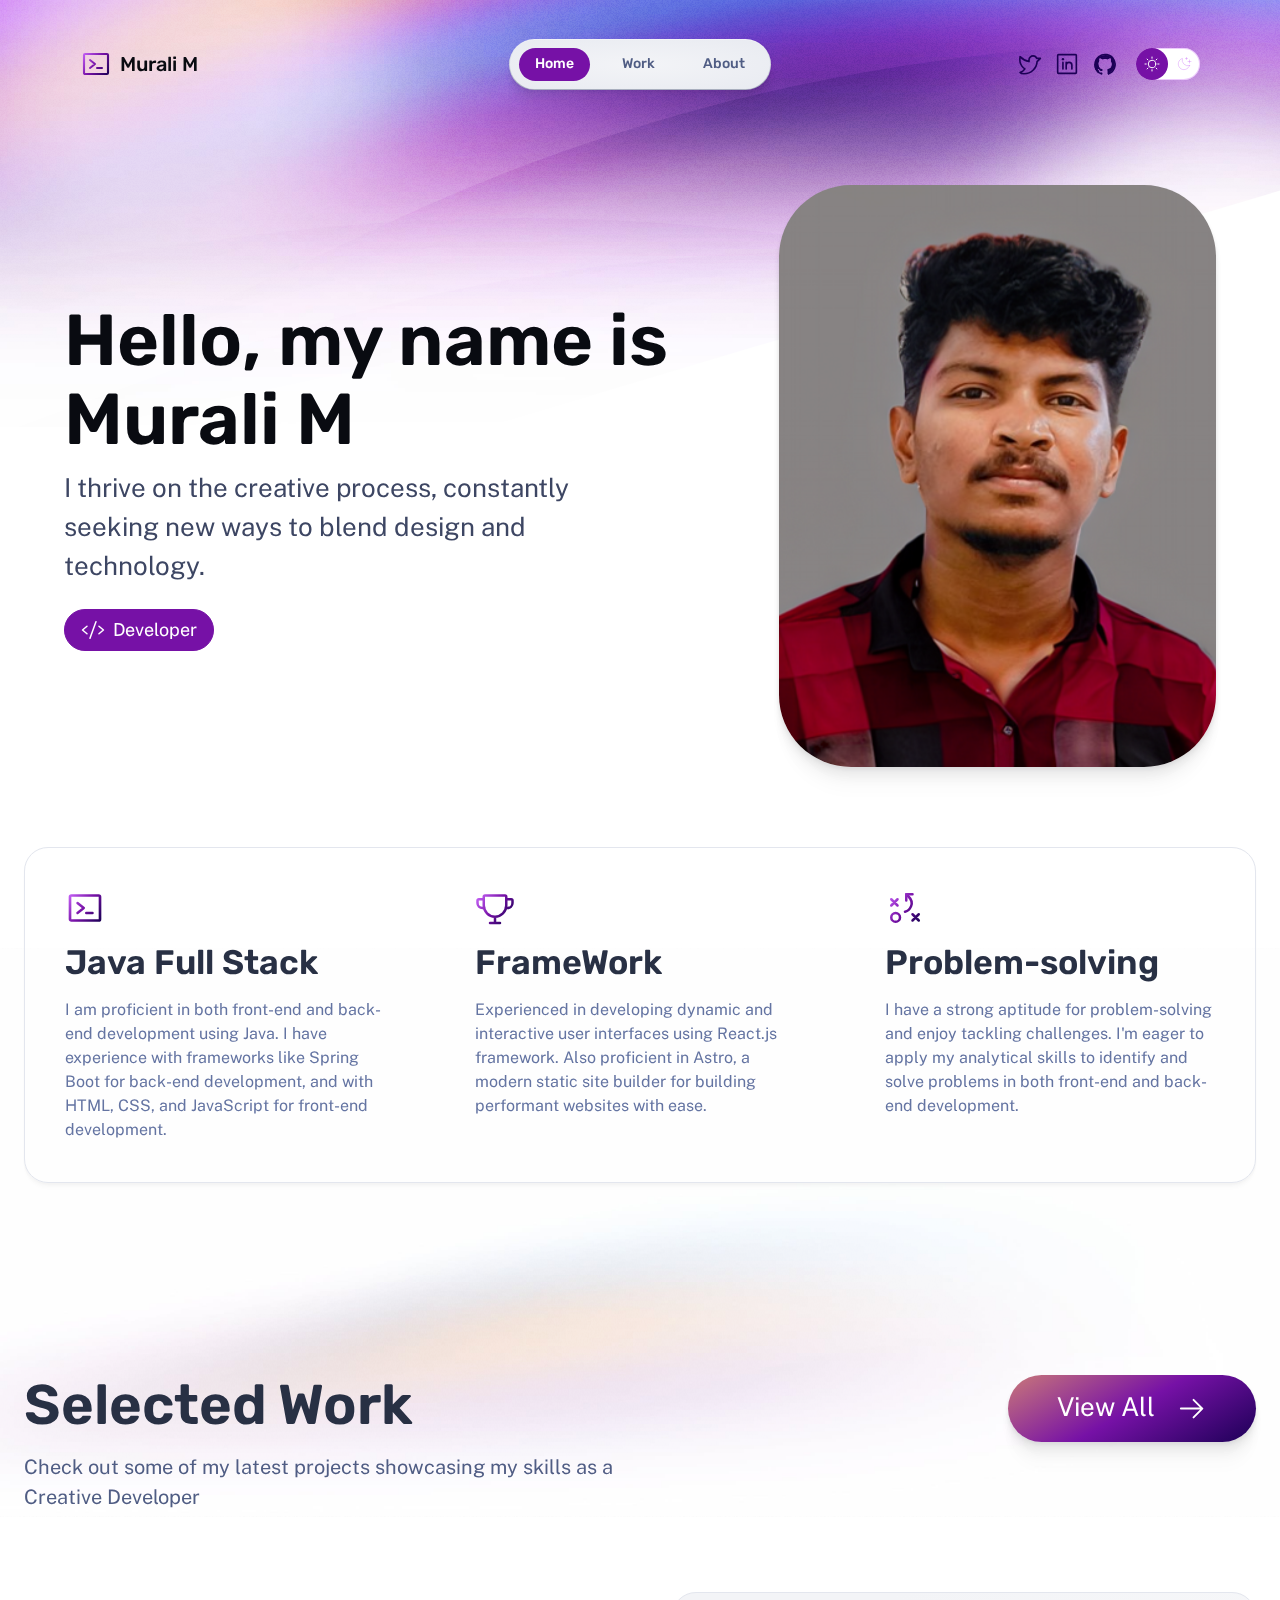
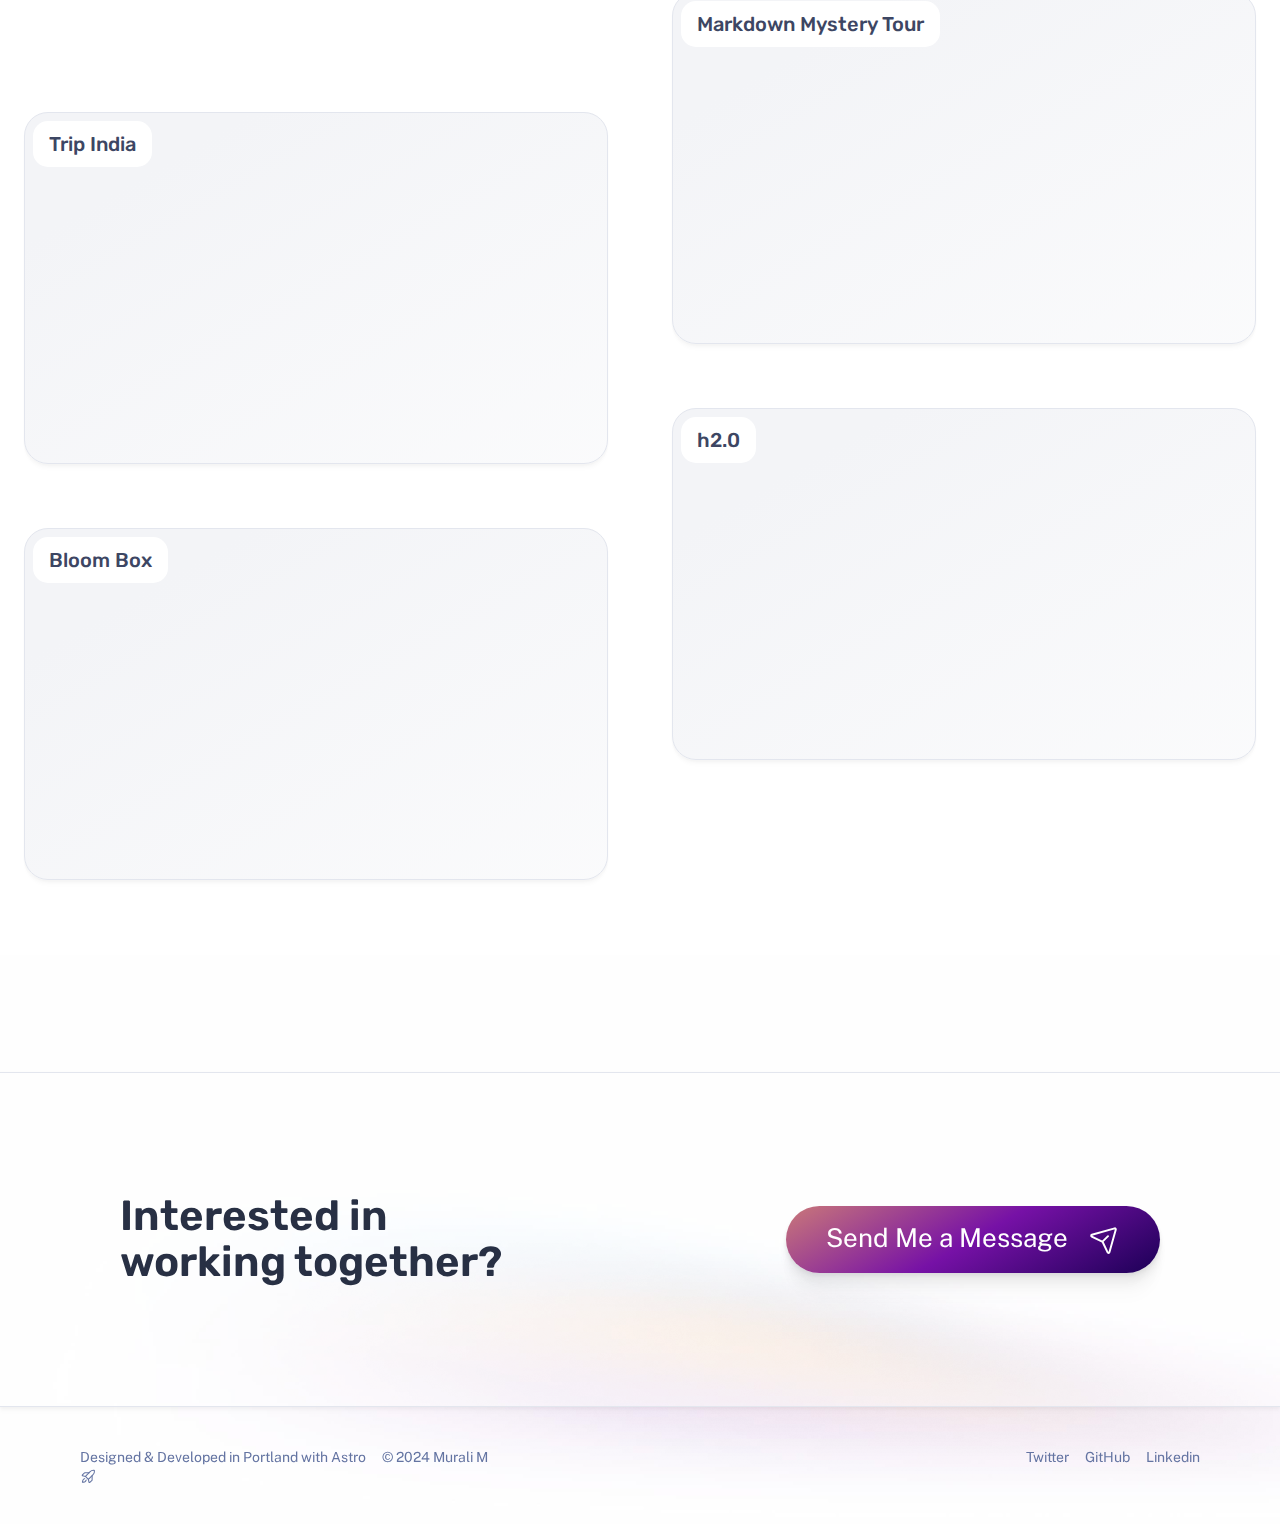
<file: index.html>
<!DOCTYPE html><html lang="en" data-astro-cid-37fxchfa> <head><meta charset="UTF-8"><meta name="description" property="og:description" content="The personal site of Murali"><meta name="viewport" content="width=device-width"><meta name="generator" content="Astro v4.7.0"><title>Murali M: Personal Site</title><link rel="icon" type="image/svg+xml" href="/favicon.svg"><link rel="preconnect" href="https://fonts.googleapis.com"><link rel="preconnect" href="https://fonts.gstatic.com" crossorigin><link href="https://fonts.googleapis.com/css2?family=Public+Sans:ital,wght@0,400;0,700;1,400&family=Rubik:wght@500;600&display=swap" rel="stylesheet"><script>
	// This code is inlined in the head to make dark mode instant & blocking.
	const getThemePreference = () => {
		if (typeof localStorage !== 'undefined' && localStorage.getItem('theme')) {
			return localStorage.getItem('theme');
		}
		return window.matchMedia('(prefers-color-scheme: dark)').matches ? 'dark' : 'light';
	};
	const isDark = getThemePreference() === 'dark';
	document.documentElement.classList[isDark ? 'add' : 'remove']('theme-dark');

	if (typeof localStorage !== 'undefined') {
		// Watch the document element and persist user preference when it changes.
		const observer = new MutationObserver(() => {
			const isDark = document.documentElement.classList.contains('theme-dark');
			localStorage.setItem('theme', isDark ? 'dark' : 'light');
		});
		observer.observe(document.documentElement, { attributes: true, attributeFilter: ['class'] });
	}
</script><link rel="stylesheet" href="/_astro/about.BZ-IojzI.css">
<style>.card[data-astro-cid-lgkm4u2a]{display:grid;grid-template:auto 1fr / auto 1fr;height:11rem;background:var(--gradient-subtle);border:1px solid var(--gray-800);border-radius:.75rem;overflow:hidden;box-shadow:var(--shadow-sm);text-decoration:none;font-family:var(--font-brand);font-size:var(--text-lg);font-weight:500;transition:box-shadow var(--theme-transition)}.card[data-astro-cid-lgkm4u2a]:hover{box-shadow:var(--shadow-md)}.title[data-astro-cid-lgkm4u2a]{grid-area:1 / 1 / 2 / 2;z-index:1;margin:.5rem;padding:.5rem 1rem;background:var(--gray-999);color:var(--gray-200);border-radius:.375rem}img[data-astro-cid-lgkm4u2a]{grid-area:1 / 1 / 3 / 3;width:100%;height:100%;-o-object-fit:cover;object-fit:cover}@media (min-width: 50em){.card[data-astro-cid-lgkm4u2a]{height:22rem;border-radius:1.5rem}.title[data-astro-cid-lgkm4u2a]{border-radius:.9375rem}}.grid[data-astro-cid-vc5tsdmu]{display:grid;grid-auto-rows:1fr;gap:1rem;list-style:none;padding:0}.grid[data-astro-cid-vc5tsdmu].small{grid-template-columns:1fr 1fr;gap:1.5rem}.grid[data-astro-cid-vc5tsdmu].small>:last-child:nth-child(odd){grid-column:1 / 3}@media (min-width: 50em){.grid[data-astro-cid-vc5tsdmu]{grid-template-columns:1fr 1fr;gap:4rem}.grid[data-astro-cid-vc5tsdmu].offset{--row-offset: 7.5rem;padding-bottom:var(--row-offset)}.grid[data-astro-cid-vc5tsdmu].offset>:nth-child(odd){transform:translateY(var(--row-offset))}.grid[data-astro-cid-vc5tsdmu].offset>:last-child:nth-child(odd){grid-column:2 / 3;transform:none}.grid[data-astro-cid-vc5tsdmu].small{display:flex;flex-wrap:wrap;justify-content:center;gap:2rem}.grid[data-astro-cid-vc5tsdmu].small>*{flex-basis:20rem}}
.pill[data-astro-cid-2qeywk4b]{display:flex;padding:.5rem 1rem;gap:.5rem;color:var(--accent-text-over);border:1px solid var(--accent-regular);background-color:var(--accent-regular);border-radius:999rem;font-size:var(--text-md);line-height:1.35;white-space:nowrap}
a[data-astro-cid-balv45lp]{position:relative;display:flex;place-content:center;text-align:center;padding:.56em 2em;gap:.8em;color:var(--accent-text-over);text-decoration:none;line-height:1.1;border-radius:999rem;overflow:hidden;background:var(--gradient-accent-orange);box-shadow:var(--shadow-md);white-space:nowrap}@media (min-width: 20em){a[data-astro-cid-balv45lp]{font-size:var(--text-lg)}}a[data-astro-cid-balv45lp]:after{content:"";position:absolute;inset:0;pointer-events:none;transition:background-color var(--theme-transition);mix-blend-mode:overlay}a[data-astro-cid-balv45lp]:focus:after,a[data-astro-cid-balv45lp]:hover:after{background-color:hsla(var(--gray-999-basis),.3)}@media (min-width: 50em){a[data-astro-cid-balv45lp]{padding:1.125rem 2.5rem;font-size:var(--text-xl)}}aside[data-astro-cid-rcdzuq3a]{display:flex;flex-direction:column;align-items:center;gap:3rem;border-top:1px solid var(--gray-800);border-bottom:1px solid var(--gray-800);padding:5rem 1.5rem;background-color:var(--gray-999_40);box-shadow:var(--shadow-sm)}h2[data-astro-cid-rcdzuq3a]{font-size:var(--text-xl);text-align:center;max-width:15ch}@media (min-width: 50em){aside[data-astro-cid-rcdzuq3a]{padding:7.5rem;flex-direction:row;flex-wrap:wrap;justify-content:space-between}h2[data-astro-cid-rcdzuq3a]{font-size:var(--text-3xl);text-align:left}}
.box[data-astro-cid-ab4ihpzs]{border:1px solid var(--gray-800);border-radius:.75rem;padding:1.5rem;background-color:var(--gray-999_40);box-shadow:var(--shadow-sm)}.skills[data-astro-cid-ab4ihpzs]{display:flex;flex-direction:column;gap:3rem}.skills[data-astro-cid-ab4ihpzs] h2[data-astro-cid-ab4ihpzs]{font-size:var(--text-lg)}.skills[data-astro-cid-ab4ihpzs] p[data-astro-cid-ab4ihpzs]{color:var(--gray-400)}@media (min-width: 50em){.box[data-astro-cid-ab4ihpzs]{border-radius:1.5rem;padding:2.5rem}.skills[data-astro-cid-ab4ihpzs]{display:grid;grid-template-columns:repeat(3,1fr);gap:5rem}.skills[data-astro-cid-ab4ihpzs] h2[data-astro-cid-ab4ihpzs]{font-size:var(--text-2xl)}}.hero[data-astro-cid-j7pv25f6]{display:flex;flex-direction:column;align-items:center;gap:2rem}.roles[data-astro-cid-j7pv25f6]{display:none}.hero[data-astro-cid-j7pv25f6] img[data-astro-cid-j7pv25f6]{aspect-ratio:5 / 4;-o-object-fit:cover;object-fit:cover;-o-object-position:top;object-position:top;border-radius:1.5rem;box-shadow:var(--shadow-md)}@media (min-width: 50em){.hero[data-astro-cid-j7pv25f6]{display:grid;grid-template-columns:6fr 4fr;padding-inline:2.5rem;gap:3.75rem}.roles[data-astro-cid-j7pv25f6]{margin-top:.5rem;display:flex;gap:.5rem}.hero[data-astro-cid-j7pv25f6] img[data-astro-cid-j7pv25f6]{aspect-ratio:3 / 4;border-radius:4.5rem;-o-object-fit:cover;object-fit:cover}}.section[data-astro-cid-j7pv25f6]{display:grid;gap:2rem}.with-background[data-astro-cid-j7pv25f6]{position:relative}.with-background[data-astro-cid-j7pv25f6]:before{--hero-bg: var(--bg-image-subtle-2);content:"";position:absolute;pointer-events:none;left:50%;width:100vw;aspect-ratio:calc(2.25 / var(--bg-scale));top:0;transform:translateY(-75%) translate(-50%);background:url(/assets/backgrounds/noise.png) top center/220px repeat,var(--hero-bg) center center / var(--bg-gradient-size) no-repeat,var(--gray-999);background-blend-mode:overlay,normal,normal,normal;mix-blend-mode:var(--bg-blend-mode);z-index:-1}.with-background[data-astro-cid-j7pv25f6].bg-variant:before{--hero-bg: var(--bg-image-subtle-1)}.section-header[data-astro-cid-j7pv25f6]{justify-self:center;text-align:center;max-width:50ch;font-size:var(--text-md);color:var(--gray-300)}.section-header[data-astro-cid-j7pv25f6] h3[data-astro-cid-j7pv25f6]{font-size:var(--text-2xl)}@media (min-width: 50em){.section[data-astro-cid-j7pv25f6]{grid-template-columns:repeat(4,1fr);grid-template-areas:"header header header header" "gallery gallery gallery gallery";gap:5rem}.section[data-astro-cid-j7pv25f6].with-cta{grid-template-areas:"header header header cta" "gallery gallery gallery gallery"}.section-header[data-astro-cid-j7pv25f6]{grid-area:header;font-size:var(--text-lg)}.section-header[data-astro-cid-j7pv25f6] h3[data-astro-cid-j7pv25f6]{font-size:var(--text-4xl)}.with-cta[data-astro-cid-j7pv25f6] .section-header[data-astro-cid-j7pv25f6]{justify-self:flex-start;text-align:left}.gallery[data-astro-cid-j7pv25f6]{grid-area:gallery}.cta[data-astro-cid-j7pv25f6]{grid-area:cta}}.mention-card[data-astro-cid-j7pv25f6]{display:flex;height:7rem;justify-content:center;align-items:center;text-align:center;border:1px solid var(--gray-800);border-radius:1.5rem;color:var(--gray-300);background:var(--gradient-subtle);box-shadow:var(--shadow-sm)}@media (min-width: 50em){.mention-card[data-astro-cid-j7pv25f6]{border-radius:1.5rem;height:9.5rem}}
svg[data-astro-cid-patnjmll]{vertical-align:middle;width:var(--size, 1em);height:var(--size, 1em)}
</style><script type="module">addEventListener("load",()=>document.documentElement.classList.add("loaded"));class i extends HTMLElement{constructor(){super(),this.appendChild(this.querySelector("template").content.cloneNode(!0));const t=this.querySelector("button"),e=document.getElementById("menu-content");e.hidden=!0,e.classList.add("menu-content");const n=s=>{t.setAttribute("aria-expanded",s?"true":"false"),e.hidden=!s};t.addEventListener("click",()=>n(e.hidden));const d=s=>{n(s.matches),t.hidden=s.matches},c=window.matchMedia("(min-width: 50em)");d(c),c.addEventListener("change",d)}}customElements.define("menu-button",i);class a extends HTMLElement{constructor(){super();const t=this.querySelector("button"),e=n=>{document.documentElement.classList[n?"add":"remove"]("theme-dark"),t.setAttribute("aria-pressed",String(n))};t.addEventListener("click",()=>e(!this.isDark())),e(this.isDark())}isDark(){return document.documentElement.classList.contains("theme-dark")}}customElements.define("theme-toggle",a);
</script></head> <body data-astro-cid-37fxchfa> <div class="stack backgrounds" data-astro-cid-37fxchfa> <nav data-astro-cid-dmqpwcec> <div class="menu-header" data-astro-cid-dmqpwcec> <a href="/" class="site-title" data-astro-cid-dmqpwcec> <svg xmlns="http://www.w3.org/2000/svg" width="40" height="40" viewBox="0 0 256 256" aria-hidden="true" stroke="url(#icon-gradient-19ngvsyv8)" fill="url(#icon-gradient-19ngvsyv8)" style="--size:1.6em" class="astro-patnjmll" data-astro-cid-patnjmll> <g data-astro-cid-patnjmll><path fill="none" stroke-linecap="round" stroke-linejoin="round" stroke-width="16" d="m80 96 40 32-40 32m56 0h40"/><rect width="192" height="160" x="32" y="48" fill="none" stroke-linecap="round" stroke-linejoin="round" stroke-width="16.97" rx="8.5"/></g> <linearGradient id="icon-gradient-19ngvsyv8" x1="23" x2="235" y1="43" y2="202" gradientUnits="userSpaceOnUse" data-astro-cid-patnjmll> <stop stop-color="var(--gradient-stop-1)" data-astro-cid-patnjmll></stop> <stop offset=".5" stop-color="var(--gradient-stop-2)" data-astro-cid-patnjmll></stop> <stop offset="1" stop-color="var(--gradient-stop-3)" data-astro-cid-patnjmll></stop> </linearGradient> </svg> 
Murali M
</a> <menu-button data-astro-cid-dmqpwcec> <template data-astro-cid-dmqpwcec> <button class="menu-button" aria-expanded="false" data-astro-cid-dmqpwcec> <span class="sr-only" data-astro-cid-dmqpwcec>Menu</span> <svg xmlns="http://www.w3.org/2000/svg" width="40" height="40" viewBox="0 0 256 256" aria-hidden="true" stroke="currentcolor" fill="currentcolor" class="astro-patnjmll" data-astro-cid-patnjmll> <g data-astro-cid-patnjmll><path stroke-linecap="round" stroke-linejoin="round" stroke-width="16" d="M40 128h176M40 64h176M40 192h176"/></g>  </svg>  </button> </template> </menu-button> </div> <noscript> <ul class="nav-items" data-astro-cid-dmqpwcec> <li data-astro-cid-dmqpwcec> <a aria-current="true" class="link active" href="/" data-astro-cid-dmqpwcec> Home </a> </li><li data-astro-cid-dmqpwcec> <a class="link" href="/work/" data-astro-cid-dmqpwcec> Work </a> </li><li data-astro-cid-dmqpwcec> <a class="link" href="/about/" data-astro-cid-dmqpwcec> About </a> </li> </ul> </noscript> <noscript> <div class="menu-footer" data-astro-cid-dmqpwcec> <div class="socials" data-astro-cid-dmqpwcec> <a href="https://twitter.com/me" class="social" data-astro-cid-dmqpwcec> <span class="sr-only" data-astro-cid-dmqpwcec>Twitter</span> <svg xmlns="http://www.w3.org/2000/svg" width="40" height="40" viewBox="0 0 256 256" aria-hidden="true" stroke="currentcolor" fill="currentcolor" class="astro-patnjmll" data-astro-cid-patnjmll> <g data-astro-cid-patnjmll><path fill="none" stroke-linecap="round" stroke-linejoin="round" stroke-width="16" d="M128 88c0-22 18.5-40.3 40.5-40a40 40 0 0 1 36.2 24H240l-32.3 32.3A127.9 127.9 0 0 1 80 224c-32 0-40-12-40-12s32-12 48-36c0 0-64-32-48-120 0 0 40 40 88 48Z"/></g>  </svg>  </a><a href="https://www.linkedin.com/in/murali-m-109120271/" class="social" data-astro-cid-dmqpwcec> <span class="sr-only" data-astro-cid-dmqpwcec>Linkedin</span> <svg xmlns="http://www.w3.org/2000/svg" width="40" height="40" viewBox="0 0 256 256" aria-hidden="true" stroke="currentcolor" fill="currentcolor" class="astro-patnjmll" data-astro-cid-patnjmll> <g data-astro-cid-patnjmll><rect width="184" height="184" x="36" y="36" fill="none" stroke-linecap="round" stroke-linejoin="round" stroke-width="16" rx="8"/><path fill="none" stroke-linecap="round" stroke-linejoin="round" stroke-width="16" d="M120 112v64m-32-64v64m32-36a28 28 0 0 1 56 0v36"/><circle stroke="none" cx="88" cy="80" r="12"/></g>  </svg>  </a><a href="https://github.com/Murali-1105/My_Projects.git" class="social" data-astro-cid-dmqpwcec> <span class="sr-only" data-astro-cid-dmqpwcec>GitHub</span> <svg xmlns="http://www.w3.org/2000/svg" width="40" height="40" viewBox="0 0 256 256" aria-hidden="true" stroke="currentcolor" fill="currentcolor" class="astro-patnjmll" data-astro-cid-patnjmll> <g data-astro-cid-patnjmll><g stroke-linecap="round" stroke-linejoin="round"><path fill="none" stroke-width="14.7" d="M55.7 167.2c13.9 1 21.3 13.1 22.2 14.6 4.2 7.2 10.4 9.6 18.3 7.1l1.1-3.4a60.3 60.3 0 0 1-25.8-11.9c-12-10.1-18-25.6-18-46.3"/><path fill="none" stroke-width="16" d="M61.4 205.1a24.5 24.5 0 0 1-3-6.1c-3.2-7.9-7.1-10.6-7.8-11.1l-1-.6c-2.4-1.6-9.5-6.5-7.2-13.9 1.4-4.5 6-7.2 12.3-7.2h.8c4 .3 7.6 1.5 10.7 3.2-9.1-10.1-13.6-24.3-13.6-42.3 0-11.3 3.5-21.7 10.1-30.4A46.7 46.7 0 0 1 65 67.3a8.3 8.3 0 0 1 5-4.7c2.8-.9 13.3-2.7 33.2 9.9a105 105 0 0 1 50.5 0c19.9-12.6 30.4-10.8 33.2-9.9 2.3.7 4.1 2.4 5 4.7 5 12.7 4 23.2 2.6 29.4 6.7 8.7 10 18.9 10 30.4 0 42.6-25.8 54.7-43.6 58.7 1.4 4.1 2.2 8.8 2.2 13.7l-.1 23.4v2.3"/><path fill="none" stroke-width="16" d="M160.9 185.7c1.4 4.1 2.2 8.8 2.2 13.7l-.1 23.4v2.3A98.6 98.6 0 1 0 61.4 205c-1.4-2.1-11.3-17.5-11.8-17.8-2.4-1.6-9.5-6.5-7.2-13.9 1.4-4.5 6-7.2 12.3-7.2h.8c4 .3 7.6 1.5 10.7 3.2-9.1-10.1-13.6-24.3-13.6-42.3 0-11.3 3.5-21.7 10.1-30.4A46.4 46.4 0 0 1 65 67.3a8.3 8.3 0 0 1 5-4.7c2.8-.9 13.3-2.7 33.2 9.9a105 105 0 0 1 50.5 0c19.9-12.6 30.4-10.8 33.2-9.9 2.3.7 4.1 2.4 5 4.7 5 12.7 4 23.2 2.6 29.4 6.7 8.7 10 18.9 10 30.4.1 42.6-25.8 54.7-43.6 58.6z"/><path fill="none" stroke-width="18.7" d="m170.1 203.3 17.3-12 17.2-18.7 9.5-26.6v-27.9l-9.5-27.5" /><path fill="none" stroke-width="22.7" d="m92.1 57.3 23.3-4.6 18.7-1.4 29.3 5.4m-110 32.6-8 16-4 21.4.6 20.3 3.4 13" /><path fill="none" stroke-width="13.3" d="M28.8 133a100 100 0 0 0 66.9 94.4v-8.7c-22.4 1.8-33-11.5-35.6-19.8-3.4-8.6-7.8-11.4-8.5-11.8"/></g></g>  </svg>  </a> </div> </div> </noscript> <div id="menu-content" hidden data-astro-cid-dmqpwcec> <ul class="nav-items" data-astro-cid-dmqpwcec> <li data-astro-cid-dmqpwcec> <a aria-current="true" class="link active" href="/" data-astro-cid-dmqpwcec> Home </a> </li><li data-astro-cid-dmqpwcec> <a class="link" href="/work/" data-astro-cid-dmqpwcec> Work </a> </li><li data-astro-cid-dmqpwcec> <a class="link" href="/about/" data-astro-cid-dmqpwcec> About </a> </li> </ul> <div class="menu-footer" data-astro-cid-dmqpwcec> <div class="socials" data-astro-cid-dmqpwcec> <a href="https://twitter.com/me" class="social" data-astro-cid-dmqpwcec> <span class="sr-only" data-astro-cid-dmqpwcec>Twitter</span> <svg xmlns="http://www.w3.org/2000/svg" width="40" height="40" viewBox="0 0 256 256" aria-hidden="true" stroke="currentcolor" fill="currentcolor" class="astro-patnjmll" data-astro-cid-patnjmll> <g data-astro-cid-patnjmll><path fill="none" stroke-linecap="round" stroke-linejoin="round" stroke-width="16" d="M128 88c0-22 18.5-40.3 40.5-40a40 40 0 0 1 36.2 24H240l-32.3 32.3A127.9 127.9 0 0 1 80 224c-32 0-40-12-40-12s32-12 48-36c0 0-64-32-48-120 0 0 40 40 88 48Z"/></g>  </svg>  </a><a href="https://www.linkedin.com/in/murali-m-109120271/" class="social" data-astro-cid-dmqpwcec> <span class="sr-only" data-astro-cid-dmqpwcec>Linkedin</span> <svg xmlns="http://www.w3.org/2000/svg" width="40" height="40" viewBox="0 0 256 256" aria-hidden="true" stroke="currentcolor" fill="currentcolor" class="astro-patnjmll" data-astro-cid-patnjmll> <g data-astro-cid-patnjmll><rect width="184" height="184" x="36" y="36" fill="none" stroke-linecap="round" stroke-linejoin="round" stroke-width="16" rx="8"/><path fill="none" stroke-linecap="round" stroke-linejoin="round" stroke-width="16" d="M120 112v64m-32-64v64m32-36a28 28 0 0 1 56 0v36"/><circle stroke="none" cx="88" cy="80" r="12"/></g>  </svg>  </a><a href="https://github.com/Murali-1105/My_Projects.git" class="social" data-astro-cid-dmqpwcec> <span class="sr-only" data-astro-cid-dmqpwcec>GitHub</span> <svg xmlns="http://www.w3.org/2000/svg" width="40" height="40" viewBox="0 0 256 256" aria-hidden="true" stroke="currentcolor" fill="currentcolor" class="astro-patnjmll" data-astro-cid-patnjmll> <g data-astro-cid-patnjmll><g stroke-linecap="round" stroke-linejoin="round"><path fill="none" stroke-width="14.7" d="M55.7 167.2c13.9 1 21.3 13.1 22.2 14.6 4.2 7.2 10.4 9.6 18.3 7.1l1.1-3.4a60.3 60.3 0 0 1-25.8-11.9c-12-10.1-18-25.6-18-46.3"/><path fill="none" stroke-width="16" d="M61.4 205.1a24.5 24.5 0 0 1-3-6.1c-3.2-7.9-7.1-10.6-7.8-11.1l-1-.6c-2.4-1.6-9.5-6.5-7.2-13.9 1.4-4.5 6-7.2 12.3-7.2h.8c4 .3 7.6 1.5 10.7 3.2-9.1-10.1-13.6-24.3-13.6-42.3 0-11.3 3.5-21.7 10.1-30.4A46.7 46.7 0 0 1 65 67.3a8.3 8.3 0 0 1 5-4.7c2.8-.9 13.3-2.7 33.2 9.9a105 105 0 0 1 50.5 0c19.9-12.6 30.4-10.8 33.2-9.9 2.3.7 4.1 2.4 5 4.7 5 12.7 4 23.2 2.6 29.4 6.7 8.7 10 18.9 10 30.4 0 42.6-25.8 54.7-43.6 58.7 1.4 4.1 2.2 8.8 2.2 13.7l-.1 23.4v2.3"/><path fill="none" stroke-width="16" d="M160.9 185.7c1.4 4.1 2.2 8.8 2.2 13.7l-.1 23.4v2.3A98.6 98.6 0 1 0 61.4 205c-1.4-2.1-11.3-17.5-11.8-17.8-2.4-1.6-9.5-6.5-7.2-13.9 1.4-4.5 6-7.2 12.3-7.2h.8c4 .3 7.6 1.5 10.7 3.2-9.1-10.1-13.6-24.3-13.6-42.3 0-11.3 3.5-21.7 10.1-30.4A46.4 46.4 0 0 1 65 67.3a8.3 8.3 0 0 1 5-4.7c2.8-.9 13.3-2.7 33.2 9.9a105 105 0 0 1 50.5 0c19.9-12.6 30.4-10.8 33.2-9.9 2.3.7 4.1 2.4 5 4.7 5 12.7 4 23.2 2.6 29.4 6.7 8.7 10 18.9 10 30.4.1 42.6-25.8 54.7-43.6 58.6z"/><path fill="none" stroke-width="18.7" d="m170.1 203.3 17.3-12 17.2-18.7 9.5-26.6v-27.9l-9.5-27.5" /><path fill="none" stroke-width="22.7" d="m92.1 57.3 23.3-4.6 18.7-1.4 29.3 5.4m-110 32.6-8 16-4 21.4.6 20.3 3.4 13" /><path fill="none" stroke-width="13.3" d="M28.8 133a100 100 0 0 0 66.9 94.4v-8.7c-22.4 1.8-33-11.5-35.6-19.8-3.4-8.6-7.8-11.4-8.5-11.8"/></g></g>  </svg>  </a> </div> <div class="theme-toggle" data-astro-cid-dmqpwcec> <theme-toggle data-astro-cid-x3pjskd3> <button data-astro-cid-x3pjskd3> <span class="sr-only" data-astro-cid-x3pjskd3>Dark theme</span> <span class="icon light" data-astro-cid-x3pjskd3><svg xmlns="http://www.w3.org/2000/svg" width="40" height="40" viewBox="0 0 256 256" aria-hidden="true" stroke="currentcolor" fill="currentcolor" class="astro-patnjmll" data-astro-cid-patnjmll> <g data-astro-cid-patnjmll><circle cx="128" cy="128" r="60" fill="none" stroke-linecap="round" stroke-linejoin="round" stroke-width="16"/><path fill="none" stroke-linecap="round" stroke-linejoin="round" stroke-width="16" d="M128 36V16M63 63 49 49m-13 79H16m47 65-14 14m79 13v20m65-47 14 14m13-79h20m-47-65 14-14"/></g>  </svg> </span> <span class="icon dark" data-astro-cid-x3pjskd3><svg xmlns="http://www.w3.org/2000/svg" width="40" height="40" viewBox="0 0 256 256" aria-hidden="true" stroke="currentcolor" fill="currentcolor" class="astro-patnjmll" data-astro-cid-patnjmll> <g data-astro-cid-patnjmll><path fill="none" stroke-linecap="round" stroke-linejoin="round" stroke-width="16" d="M216 112V64m24 24h-48m-24-64v32m16-16h-32m65 113A92 92 0 0 1 103 39h0a92 92 0 1 0 114 114Z"/></g>  </svg> </span> </button> </theme-toggle>   </div> </div> </div> </nav>    <div class="stack gap-20 lg:gap-48" data-astro-cid-j7pv25f6> <div class="wrapper stack gap-8 lg:gap-20" data-astro-cid-j7pv25f6> <header class="hero" data-astro-cid-j7pv25f6> <div class="hero stack gap-4 start" data-astro-cid-bbe6dxrz> <div class="stack gap-2" data-astro-cid-bbe6dxrz> <h1 class="title" data-astro-cid-bbe6dxrz>Hello, my name is Murali M</h1> <p class="tagline" data-astro-cid-bbe6dxrz>I thrive on the creative process, constantly seeking new ways to blend design and technology.</p> </div>  <div class="roles" data-astro-cid-j7pv25f6> <div class="pill" data-astro-cid-2qeywk4b><svg xmlns="http://www.w3.org/2000/svg" width="40" height="40" viewBox="0 0 256 256" aria-hidden="true" stroke="currentcolor" fill="currentcolor" style="--size:1.33em" class="astro-patnjmll" data-astro-cid-patnjmll> <g data-astro-cid-patnjmll><path fill="none" stroke-linecap="round" stroke-linejoin="round" stroke-width="16" d="m64 88-48 40 48 40m128-80 48 40-48 40M160 40 96 216"/></g>  </svg>  Developer</div>  <!-- <Pill><Icon icon="microphone-stage" size="1.33em" /> Speaker</Pill>
						<Pill><Icon icon="pencil-line" size="1.33em" /> Writer</Pill> --> </div>  </div>  <img alt="me" width="480" height="620" src="/assets/portrait.png" data-astro-cid-j7pv25f6> </header> <section class="box skills" data-astro-cid-ab4ihpzs> <div class="stack gap-2 lg:gap-4" data-astro-cid-ab4ihpzs> <svg xmlns="http://www.w3.org/2000/svg" width="40" height="40" viewBox="0 0 256 256" aria-hidden="true" stroke="url(#icon-gradient-24hwhmher)" fill="url(#icon-gradient-24hwhmher)" style="--size:2.5rem" class="astro-patnjmll" data-astro-cid-patnjmll> <g data-astro-cid-patnjmll><path fill="none" stroke-linecap="round" stroke-linejoin="round" stroke-width="16" d="m80 96 40 32-40 32m56 0h40"/><rect width="192" height="160" x="32" y="48" fill="none" stroke-linecap="round" stroke-linejoin="round" stroke-width="16.97" rx="8.5"/></g> <linearGradient id="icon-gradient-24hwhmher" x1="23" x2="235" y1="43" y2="202" gradientUnits="userSpaceOnUse" data-astro-cid-patnjmll> <stop stop-color="var(--gradient-stop-1)" data-astro-cid-patnjmll></stop> <stop offset=".5" stop-color="var(--gradient-stop-2)" data-astro-cid-patnjmll></stop> <stop offset="1" stop-color="var(--gradient-stop-3)" data-astro-cid-patnjmll></stop> </linearGradient> </svg>  <h2 data-astro-cid-ab4ihpzs> Java Full Stack</h2> <p data-astro-cid-ab4ihpzs>I am proficient in both front-end and back-end development using Java. I have experience 
		   with frameworks like Spring Boot for back-end development, and with HTML, CSS, and JavaScript for front-end development.</p> </div> <div class="stack gap-2 lg:gap-4" data-astro-cid-ab4ihpzs> <svg xmlns="http://www.w3.org/2000/svg" width="40" height="40" viewBox="0 0 256 256" aria-hidden="true" stroke="url(#icon-gradient-6vejyqg)" fill="url(#icon-gradient-6vejyqg)" style="--size:2.5rem" class="astro-patnjmll" data-astro-cid-patnjmll> <g data-astro-cid-patnjmll><path fill="none" stroke-linecap="round" stroke-linejoin="round" stroke-width="16" d="M56 56v55.1c0 39.7 31.8 72.6 71.5 72.9a72 72 0 0 0 72.5-72V56a8 8 0 0 0-8-8H64a8 8 0 0 0-8 8Zm40 168h64m-32-40v40"/><path fill="none" stroke-linecap="round" stroke-linejoin="round" stroke-width="16" d="M198.2 128h9.8a32 32 0 0 0 32-32V80a8 8 0 0 0-8-8h-32M58 128H47.9a32 32 0 0 1-32-32V80a8 8 0 0 1 8-8h32"/></g> <linearGradient id="icon-gradient-6vejyqg" x1="23" x2="235" y1="43" y2="202" gradientUnits="userSpaceOnUse" data-astro-cid-patnjmll> <stop stop-color="var(--gradient-stop-1)" data-astro-cid-patnjmll></stop> <stop offset=".5" stop-color="var(--gradient-stop-2)" data-astro-cid-patnjmll></stop> <stop offset="1" stop-color="var(--gradient-stop-3)" data-astro-cid-patnjmll></stop> </linearGradient> </svg>  <h2 data-astro-cid-ab4ihpzs>FrameWork</h2> <p data-astro-cid-ab4ihpzs>Experienced in developing dynamic and interactive user interfaces using React.js framework. 
			Also proficient in Astro, a modern static site builder for building performant websites with ease.</p> </div> <div class="stack gap-2 lg:gap-4" data-astro-cid-ab4ihpzs> <svg xmlns="http://www.w3.org/2000/svg" width="40" height="40" viewBox="0 0 256 256" aria-hidden="true" stroke="url(#icon-gradient-3dhxzwvl8)" fill="url(#icon-gradient-3dhxzwvl8)" style="--size:2.5rem" class="astro-patnjmll" data-astro-cid-patnjmll> <g data-astro-cid-patnjmll><circle cx="68" cy="188" r="28" fill="none" stroke-linecap="round" stroke-linejoin="round" stroke-width="16"/><path fill="none" stroke-linecap="round" stroke-linejoin="round" stroke-width="16" d="m40 72 40 40m0-40-40 40m136 56 40 40m0-40-40 40M136 80V40h40"/><path fill="none" stroke-linecap="round" stroke-linejoin="round" stroke-width="16" d="m136 40 16 16c40 40 8 88-24 96"/></g> <linearGradient id="icon-gradient-3dhxzwvl8" x1="23" x2="235" y1="43" y2="202" gradientUnits="userSpaceOnUse" data-astro-cid-patnjmll> <stop stop-color="var(--gradient-stop-1)" data-astro-cid-patnjmll></stop> <stop offset=".5" stop-color="var(--gradient-stop-2)" data-astro-cid-patnjmll></stop> <stop offset="1" stop-color="var(--gradient-stop-3)" data-astro-cid-patnjmll></stop> </linearGradient> </svg>  <h2 data-astro-cid-ab4ihpzs>Problem-solving</h2> <p data-astro-cid-ab4ihpzs>I have a strong aptitude for problem-solving and enjoy tackling challenges. 
			 I'm eager to apply my analytical skills to identify and solve problems in both front-end and back-end development.</p> </div> </section>  </div> <main class="wrapper stack gap-20 lg:gap-48" data-astro-cid-j7pv25f6> <section class="section with-background with-cta" data-astro-cid-j7pv25f6> <header class="section-header stack gap-2 lg:gap-4" data-astro-cid-j7pv25f6> <h3 data-astro-cid-j7pv25f6>Selected Work</h3> <p data-astro-cid-j7pv25f6>Check out some of my latest projects showcasing my skills as a Creative Developer</p> </header> <div class="gallery" data-astro-cid-j7pv25f6> <ul class="grid offset" data-astro-cid-vc5tsdmu> <li data-astro-cid-j7pv25f6> <a class="card" href="/work/nested/duvet-genius" data-astro-cid-lgkm4u2a> <span class="title" data-astro-cid-lgkm4u2a>Trip India</span> <img src="/assets/stock-3.png" alt="" loading="lazy" decoding="async" data-astro-cid-lgkm4u2a> </a>  </li><li data-astro-cid-j7pv25f6> <a class="card" href="/work/markdown-mystery-tour" data-astro-cid-lgkm4u2a> <span class="title" data-astro-cid-lgkm4u2a>Markdown Mystery Tour</span> <img src="/assets/stock-1.jpg" alt="Iridescent ripples of a bright blue and pink liquid" loading="lazy" decoding="async" data-astro-cid-lgkm4u2a> </a>  </li><li data-astro-cid-j7pv25f6> <a class="card" href="/work/bloom-box" data-astro-cid-lgkm4u2a> <span class="title" data-astro-cid-lgkm4u2a>Bloom Box</span> <img src="/assets/stock-2.jpg" alt="A bright pink sheet of paper used to wrap flowers curves in front of rich blue background" loading="lazy" decoding="async" data-astro-cid-lgkm4u2a> </a>  </li><li data-astro-cid-j7pv25f6> <a class="card" href="/work/h20" data-astro-cid-lgkm4u2a> <span class="title" data-astro-cid-lgkm4u2a>h2.0</span> <img src="/assets/stock-4.jpg" alt="Soft pink and baby blue water ripples together in a subtle texture." loading="lazy" decoding="async" data-astro-cid-lgkm4u2a> </a>  </li> </ul>  </div> <div class="cta" data-astro-cid-j7pv25f6> <a href="/work/" data-astro-cid-balv45lp>
View All
<svg xmlns="http://www.w3.org/2000/svg" width="40" height="40" viewBox="0 0 256 256" aria-hidden="true" stroke="currentcolor" fill="currentcolor" style="--size:1.2em" class="astro-patnjmll" data-astro-cid-patnjmll> <g data-astro-cid-patnjmll><path fill="none" stroke-linecap="round" stroke-linejoin="round" stroke-width="16" d="M40 128h176m-72-72 72 72-72 72"/></g>  </svg>  </a>  </div> </section> <!-- <section class="section with-background bg-variant">
				<header class="section-header stack gap-2 lg:gap-4">
					<h3>Mentions</h3>
					<p>
						I have been fortunate enough to receive praise for my work in several publications. Take
						a look below to learn more.
					</p>
				</header>

				<div class="gallery">
					<Grid variant="small">
						{
							['Medium', 'BuzzFeed', 'The Next Web', 'awwwards.', 'TechCrunch'].map((brand) => (
								<li class="mention-card">
									<p>{brand}</p>
								</li>
							))
						}
					</Grid>
				</div>
			</section> --> </main> <aside data-astro-cid-rcdzuq3a> <h2 data-astro-cid-rcdzuq3a>Interested in working together?</h2> <a href="mailto:mmurali8584@gmail.com" data-astro-cid-balv45lp>
Send Me a Message
<svg xmlns="http://www.w3.org/2000/svg" width="40" height="40" viewBox="0 0 256 256" aria-hidden="true" stroke="currentcolor" fill="currentcolor" style="--size:1.2em" class="astro-patnjmll" data-astro-cid-patnjmll> <g data-astro-cid-patnjmll><path fill="none" stroke-linecap="round" stroke-linejoin="round" stroke-width="16" d="M210.3 35.9 23.9 88.4a8 8 0 0 0-1.2 15l85.6 40.5a7.8 7.8 0 0 1 3.8 3.8l40.5 85.6a8 8 0 0 0 15-1.2l52.5-186.4a7.9 7.9 0 0 0-9.8-9.8Zm-99.4 109.2 45.2-45.2"/></g>  </svg>  </a>  </aside>  </div>  <footer data-astro-cid-sz7xmlte> <div class="group" data-astro-cid-sz7xmlte> <p data-astro-cid-sz7xmlte>
Designed & Developed in Portland with Astro
<svg xmlns="http://www.w3.org/2000/svg" width="40" height="40" viewBox="0 0 256 256" aria-hidden="true" stroke="currentcolor" fill="currentcolor" style="--size:1.2em" class="astro-patnjmll" data-astro-cid-patnjmll> <g data-astro-cid-patnjmll><path fill="none" stroke-linecap="round" stroke-linejoin="round" stroke-width="16" d="M94.1 184.6c-11.4 33.9-56.6 33.9-56.6 33.9s0-45.2 33.9-56.6m124.5-56.5L128 173.3 82.7 128l67.9-67.9C176.3 34.4 202 34.7 213 36.3a7.8 7.8 0 0 1 6.7 6.7c1.6 11 1.9 36.7-23.8 62.4Z"/><path fill="none" stroke-linecap="round" stroke-linejoin="round" stroke-width="16" d="M184.6 116.7v64.6a8 8 0 0 1-2.4 5.6l-32.3 32.4a8 8 0 0 1-13.5-4.1l-8.4-41.9m11.3-101.9H74.7a8 8 0 0 0-5.6 2.4l-32.4 32.3a8 8 0 0 0 4.1 13.5l41.9 8.4"/></g>  </svg>  </p> <p data-astro-cid-sz7xmlte>&copy; 2024 Murali M</p> </div> <p class="socials" data-astro-cid-sz7xmlte> <a href="https:/" data-astro-cid-sz7xmlte> Twitter</a> <a href="https://github.com/Murali-1105/My_Projects.git" data-astro-cid-sz7xmlte> GitHub</a> <a href="https://www.linkedin.com/in/murali-m-109120271/" data-astro-cid-sz7xmlte> Linkedin</a> </p> </footer>  </div>   </body> </html>
</file>
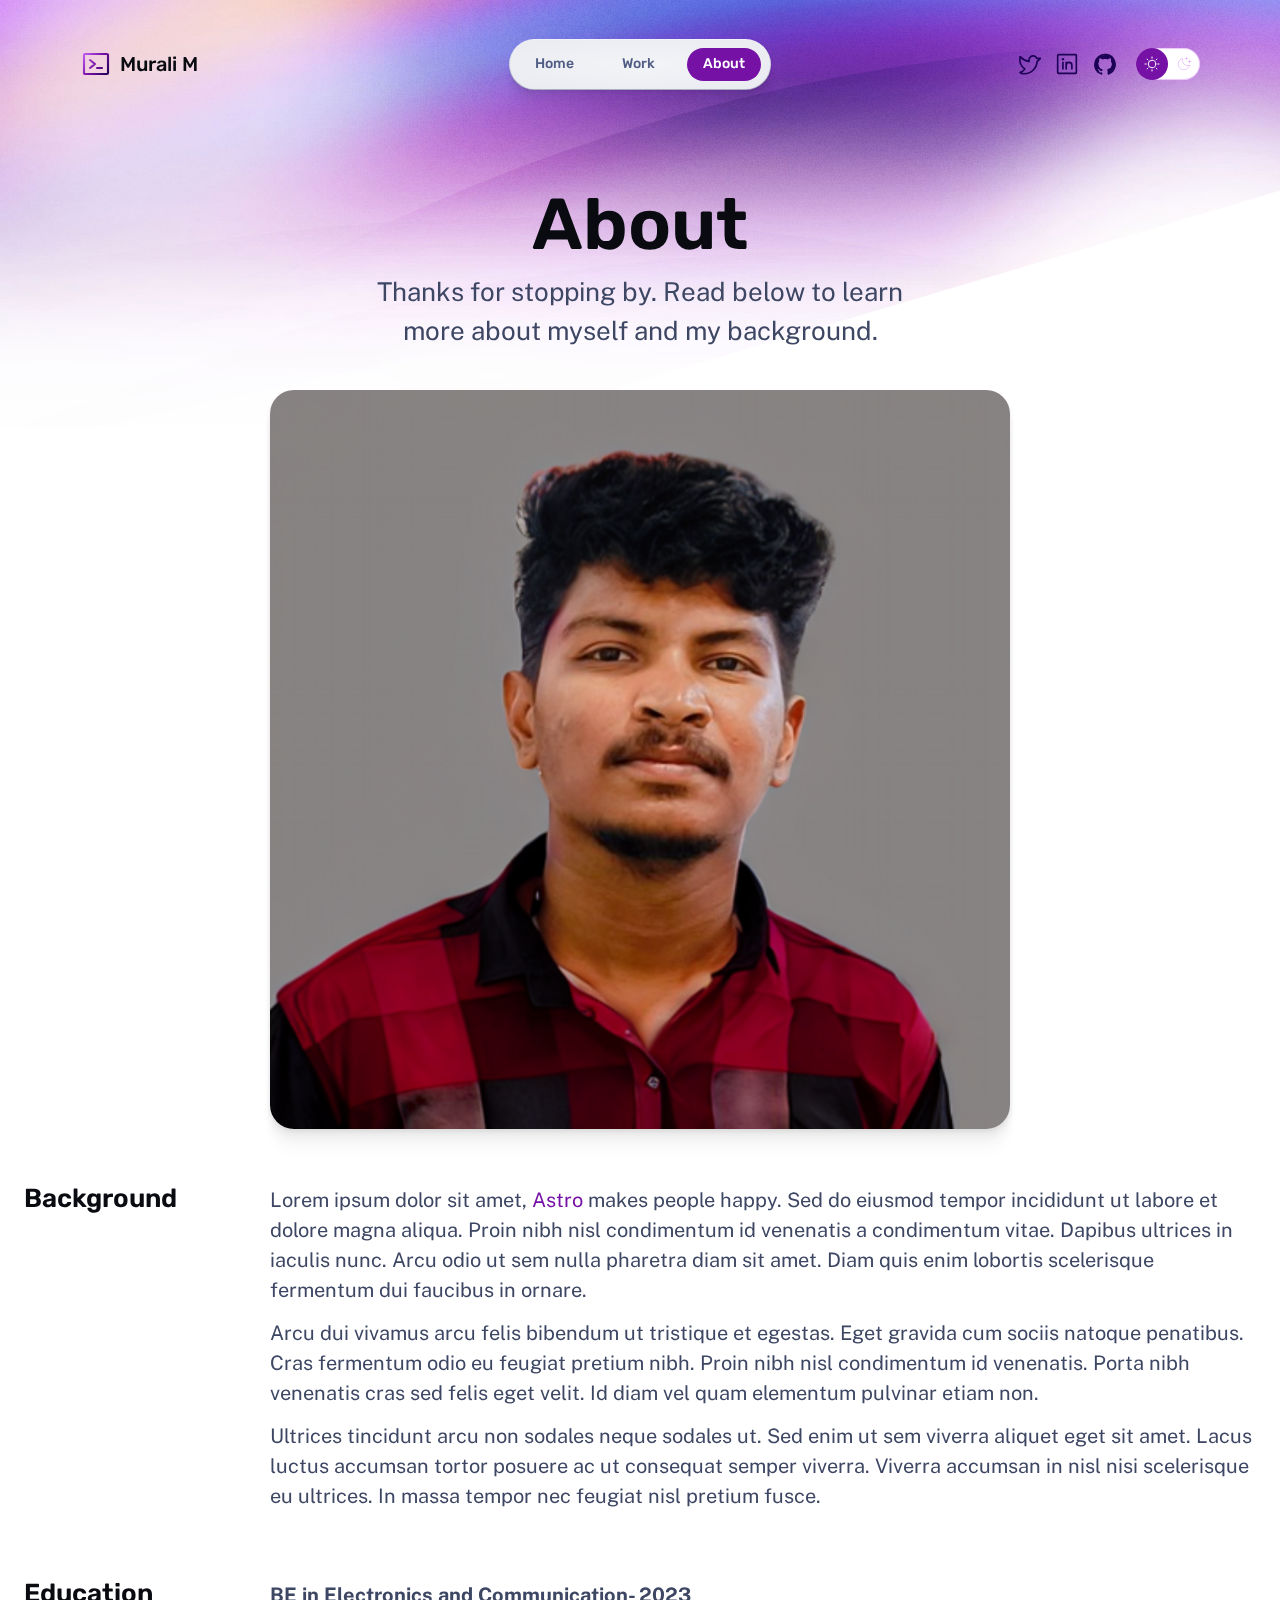
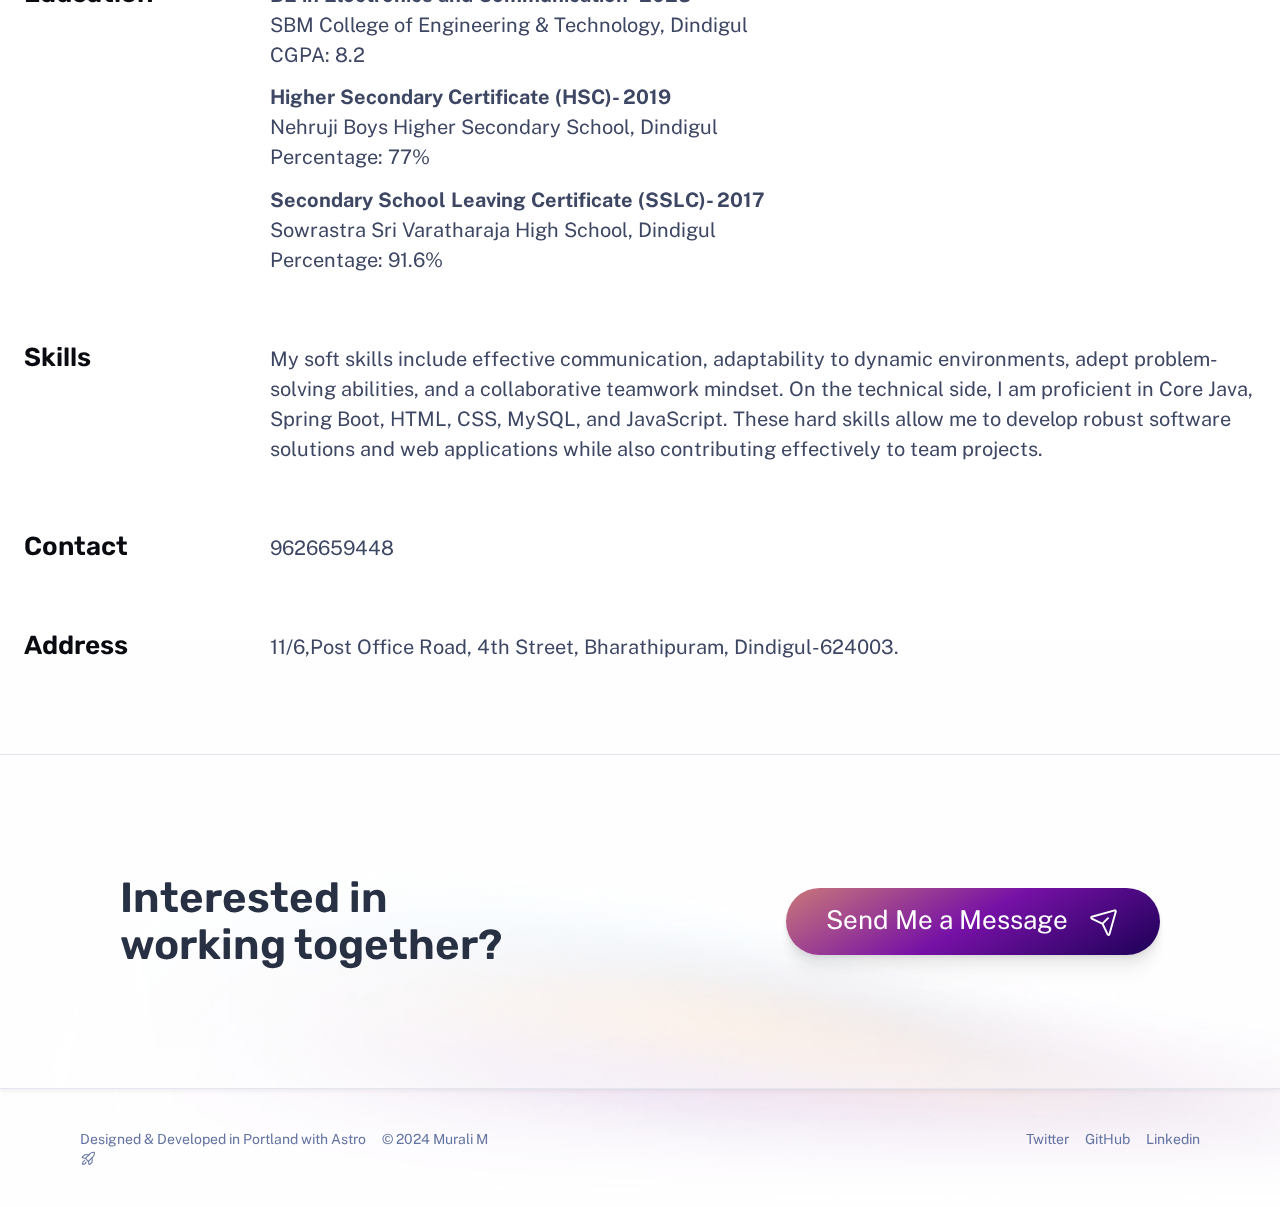
<file: about/index.html>
<!DOCTYPE html><html lang="en" data-astro-cid-37fxchfa> <head><meta charset="UTF-8"><meta name="description" property="og:description" content="About Murali M"><meta name="viewport" content="width=device-width"><meta name="generator" content="Astro v4.7.0"><title>About | Murali M</title><link rel="icon" type="image/svg+xml" href="/favicon.svg"><link rel="preconnect" href="https://fonts.googleapis.com"><link rel="preconnect" href="https://fonts.gstatic.com" crossorigin><link href="https://fonts.googleapis.com/css2?family=Public+Sans:ital,wght@0,400;0,700;1,400&family=Rubik:wght@500;600&display=swap" rel="stylesheet"><script>
	// This code is inlined in the head to make dark mode instant & blocking.
	const getThemePreference = () => {
		if (typeof localStorage !== 'undefined' && localStorage.getItem('theme')) {
			return localStorage.getItem('theme');
		}
		return window.matchMedia('(prefers-color-scheme: dark)').matches ? 'dark' : 'light';
	};
	const isDark = getThemePreference() === 'dark';
	document.documentElement.classList[isDark ? 'add' : 'remove']('theme-dark');

	if (typeof localStorage !== 'undefined') {
		// Watch the document element and persist user preference when it changes.
		const observer = new MutationObserver(() => {
			const isDark = document.documentElement.classList.contains('theme-dark');
			localStorage.setItem('theme', isDark ? 'dark' : 'light');
		});
		observer.observe(document.documentElement, { attributes: true, attributeFilter: ['class'] });
	}
</script><link rel="stylesheet" href="/_astro/about.BZ-IojzI.css">
<style>a[data-astro-cid-balv45lp]{position:relative;display:flex;place-content:center;text-align:center;padding:.56em 2em;gap:.8em;color:var(--accent-text-over);text-decoration:none;line-height:1.1;border-radius:999rem;overflow:hidden;background:var(--gradient-accent-orange);box-shadow:var(--shadow-md);white-space:nowrap}@media (min-width: 20em){a[data-astro-cid-balv45lp]{font-size:var(--text-lg)}}a[data-astro-cid-balv45lp]:after{content:"";position:absolute;inset:0;pointer-events:none;transition:background-color var(--theme-transition);mix-blend-mode:overlay}a[data-astro-cid-balv45lp]:focus:after,a[data-astro-cid-balv45lp]:hover:after{background-color:hsla(var(--gray-999-basis),.3)}@media (min-width: 50em){a[data-astro-cid-balv45lp]{padding:1.125rem 2.5rem;font-size:var(--text-xl)}}aside[data-astro-cid-rcdzuq3a]{display:flex;flex-direction:column;align-items:center;gap:3rem;border-top:1px solid var(--gray-800);border-bottom:1px solid var(--gray-800);padding:5rem 1.5rem;background-color:var(--gray-999_40);box-shadow:var(--shadow-sm)}h2[data-astro-cid-rcdzuq3a]{font-size:var(--text-xl);text-align:center;max-width:15ch}@media (min-width: 50em){aside[data-astro-cid-rcdzuq3a]{padding:7.5rem;flex-direction:row;flex-wrap:wrap;justify-content:space-between}h2[data-astro-cid-rcdzuq3a]{font-size:var(--text-3xl);text-align:left}}
.about[data-astro-cid-kh7btl4r]{display:flex;flex-direction:column;gap:3.5rem}img[data-astro-cid-kh7btl4r]{margin-top:1.5rem;border-radius:1.5rem;box-shadow:var(--shadow-md)}h6[data-astro-cid-kh7btl4r]{font-weight:700}p[data-astro-cid-kh7btl4r]{margin-bottom:.8rem}section[data-astro-cid-kh7btl4r]{display:flex;flex-direction:column;gap:.5rem;color:var(--gray-200)}.section-title[data-astro-cid-kh7btl4r]{grid-column-start:1;font-size:var(--text-xl);color:var(--gray-0)}.content[data-astro-cid-kh7btl4r]{grid-column:2 / 4}.content[data-astro-cid-kh7btl4r] a{-webkit-text-decoration:1px solid underline transparent;text-decoration:1px solid underline transparent;text-underline-offset:.25em;transition:text-decoration-color var(--theme-transition)}.content[data-astro-cid-kh7btl4r] a:hover,.content[data-astro-cid-kh7btl4r] a:focus{text-decoration-color:currentColor}@media (min-width: 50em){.about[data-astro-cid-kh7btl4r]{display:grid;grid-template-columns:1fr 60% 1fr}.about[data-astro-cid-kh7btl4r]>:first-child{grid-column-start:2}section[data-astro-cid-kh7btl4r]{display:contents;font-size:var(--text-lg)}}
svg[data-astro-cid-patnjmll]{vertical-align:middle;width:var(--size, 1em);height:var(--size, 1em)}
</style><script type="module">addEventListener("load",()=>document.documentElement.classList.add("loaded"));class i extends HTMLElement{constructor(){super(),this.appendChild(this.querySelector("template").content.cloneNode(!0));const t=this.querySelector("button"),e=document.getElementById("menu-content");e.hidden=!0,e.classList.add("menu-content");const n=s=>{t.setAttribute("aria-expanded",s?"true":"false"),e.hidden=!s};t.addEventListener("click",()=>n(e.hidden));const d=s=>{n(s.matches),t.hidden=s.matches},c=window.matchMedia("(min-width: 50em)");d(c),c.addEventListener("change",d)}}customElements.define("menu-button",i);class a extends HTMLElement{constructor(){super();const t=this.querySelector("button"),e=n=>{document.documentElement.classList[n?"add":"remove"]("theme-dark"),t.setAttribute("aria-pressed",String(n))};t.addEventListener("click",()=>e(!this.isDark())),e(this.isDark())}isDark(){return document.documentElement.classList.contains("theme-dark")}}customElements.define("theme-toggle",a);
</script></head> <body data-astro-cid-37fxchfa> <div class="stack backgrounds" data-astro-cid-37fxchfa> <nav data-astro-cid-dmqpwcec> <div class="menu-header" data-astro-cid-dmqpwcec> <a href="/" class="site-title" data-astro-cid-dmqpwcec> <svg xmlns="http://www.w3.org/2000/svg" width="40" height="40" viewBox="0 0 256 256" aria-hidden="true" stroke="url(#icon-gradient-oefuq7w0)" fill="url(#icon-gradient-oefuq7w0)" style="--size:1.6em" class="astro-patnjmll" data-astro-cid-patnjmll> <g data-astro-cid-patnjmll><path fill="none" stroke-linecap="round" stroke-linejoin="round" stroke-width="16" d="m80 96 40 32-40 32m56 0h40"/><rect width="192" height="160" x="32" y="48" fill="none" stroke-linecap="round" stroke-linejoin="round" stroke-width="16.97" rx="8.5"/></g> <linearGradient id="icon-gradient-oefuq7w0" x1="23" x2="235" y1="43" y2="202" gradientUnits="userSpaceOnUse" data-astro-cid-patnjmll> <stop stop-color="var(--gradient-stop-1)" data-astro-cid-patnjmll></stop> <stop offset=".5" stop-color="var(--gradient-stop-2)" data-astro-cid-patnjmll></stop> <stop offset="1" stop-color="var(--gradient-stop-3)" data-astro-cid-patnjmll></stop> </linearGradient> </svg> 
Murali M
</a> <menu-button data-astro-cid-dmqpwcec> <template data-astro-cid-dmqpwcec> <button class="menu-button" aria-expanded="false" data-astro-cid-dmqpwcec> <span class="sr-only" data-astro-cid-dmqpwcec>Menu</span> <svg xmlns="http://www.w3.org/2000/svg" width="40" height="40" viewBox="0 0 256 256" aria-hidden="true" stroke="currentcolor" fill="currentcolor" class="astro-patnjmll" data-astro-cid-patnjmll> <g data-astro-cid-patnjmll><path stroke-linecap="round" stroke-linejoin="round" stroke-width="16" d="M40 128h176M40 64h176M40 192h176"/></g>  </svg>  </button> </template> </menu-button> </div> <noscript> <ul class="nav-items" data-astro-cid-dmqpwcec> <li data-astro-cid-dmqpwcec> <a class="link" href="/" data-astro-cid-dmqpwcec> Home </a> </li><li data-astro-cid-dmqpwcec> <a class="link" href="/work/" data-astro-cid-dmqpwcec> Work </a> </li><li data-astro-cid-dmqpwcec> <a aria-current="true" class="link active" href="/about/" data-astro-cid-dmqpwcec> About </a> </li> </ul> </noscript> <noscript> <div class="menu-footer" data-astro-cid-dmqpwcec> <div class="socials" data-astro-cid-dmqpwcec> <a href="https://twitter.com/me" class="social" data-astro-cid-dmqpwcec> <span class="sr-only" data-astro-cid-dmqpwcec>Twitter</span> <svg xmlns="http://www.w3.org/2000/svg" width="40" height="40" viewBox="0 0 256 256" aria-hidden="true" stroke="currentcolor" fill="currentcolor" class="astro-patnjmll" data-astro-cid-patnjmll> <g data-astro-cid-patnjmll><path fill="none" stroke-linecap="round" stroke-linejoin="round" stroke-width="16" d="M128 88c0-22 18.5-40.3 40.5-40a40 40 0 0 1 36.2 24H240l-32.3 32.3A127.9 127.9 0 0 1 80 224c-32 0-40-12-40-12s32-12 48-36c0 0-64-32-48-120 0 0 40 40 88 48Z"/></g>  </svg>  </a><a href="https://www.linkedin.com/in/murali-m-109120271/" class="social" data-astro-cid-dmqpwcec> <span class="sr-only" data-astro-cid-dmqpwcec>Linkedin</span> <svg xmlns="http://www.w3.org/2000/svg" width="40" height="40" viewBox="0 0 256 256" aria-hidden="true" stroke="currentcolor" fill="currentcolor" class="astro-patnjmll" data-astro-cid-patnjmll> <g data-astro-cid-patnjmll><rect width="184" height="184" x="36" y="36" fill="none" stroke-linecap="round" stroke-linejoin="round" stroke-width="16" rx="8"/><path fill="none" stroke-linecap="round" stroke-linejoin="round" stroke-width="16" d="M120 112v64m-32-64v64m32-36a28 28 0 0 1 56 0v36"/><circle stroke="none" cx="88" cy="80" r="12"/></g>  </svg>  </a><a href="https://github.com/Murali-1105/My_Projects.git" class="social" data-astro-cid-dmqpwcec> <span class="sr-only" data-astro-cid-dmqpwcec>GitHub</span> <svg xmlns="http://www.w3.org/2000/svg" width="40" height="40" viewBox="0 0 256 256" aria-hidden="true" stroke="currentcolor" fill="currentcolor" class="astro-patnjmll" data-astro-cid-patnjmll> <g data-astro-cid-patnjmll><g stroke-linecap="round" stroke-linejoin="round"><path fill="none" stroke-width="14.7" d="M55.7 167.2c13.9 1 21.3 13.1 22.2 14.6 4.2 7.2 10.4 9.6 18.3 7.1l1.1-3.4a60.3 60.3 0 0 1-25.8-11.9c-12-10.1-18-25.6-18-46.3"/><path fill="none" stroke-width="16" d="M61.4 205.1a24.5 24.5 0 0 1-3-6.1c-3.2-7.9-7.1-10.6-7.8-11.1l-1-.6c-2.4-1.6-9.5-6.5-7.2-13.9 1.4-4.5 6-7.2 12.3-7.2h.8c4 .3 7.6 1.5 10.7 3.2-9.1-10.1-13.6-24.3-13.6-42.3 0-11.3 3.5-21.7 10.1-30.4A46.7 46.7 0 0 1 65 67.3a8.3 8.3 0 0 1 5-4.7c2.8-.9 13.3-2.7 33.2 9.9a105 105 0 0 1 50.5 0c19.9-12.6 30.4-10.8 33.2-9.9 2.3.7 4.1 2.4 5 4.7 5 12.7 4 23.2 2.6 29.4 6.7 8.7 10 18.9 10 30.4 0 42.6-25.8 54.7-43.6 58.7 1.4 4.1 2.2 8.8 2.2 13.7l-.1 23.4v2.3"/><path fill="none" stroke-width="16" d="M160.9 185.7c1.4 4.1 2.2 8.8 2.2 13.7l-.1 23.4v2.3A98.6 98.6 0 1 0 61.4 205c-1.4-2.1-11.3-17.5-11.8-17.8-2.4-1.6-9.5-6.5-7.2-13.9 1.4-4.5 6-7.2 12.3-7.2h.8c4 .3 7.6 1.5 10.7 3.2-9.1-10.1-13.6-24.3-13.6-42.3 0-11.3 3.5-21.7 10.1-30.4A46.4 46.4 0 0 1 65 67.3a8.3 8.3 0 0 1 5-4.7c2.8-.9 13.3-2.7 33.2 9.9a105 105 0 0 1 50.5 0c19.9-12.6 30.4-10.8 33.2-9.9 2.3.7 4.1 2.4 5 4.7 5 12.7 4 23.2 2.6 29.4 6.7 8.7 10 18.9 10 30.4.1 42.6-25.8 54.7-43.6 58.6z"/><path fill="none" stroke-width="18.7" d="m170.1 203.3 17.3-12 17.2-18.7 9.5-26.6v-27.9l-9.5-27.5" /><path fill="none" stroke-width="22.7" d="m92.1 57.3 23.3-4.6 18.7-1.4 29.3 5.4m-110 32.6-8 16-4 21.4.6 20.3 3.4 13" /><path fill="none" stroke-width="13.3" d="M28.8 133a100 100 0 0 0 66.9 94.4v-8.7c-22.4 1.8-33-11.5-35.6-19.8-3.4-8.6-7.8-11.4-8.5-11.8"/></g></g>  </svg>  </a> </div> </div> </noscript> <div id="menu-content" hidden data-astro-cid-dmqpwcec> <ul class="nav-items" data-astro-cid-dmqpwcec> <li data-astro-cid-dmqpwcec> <a class="link" href="/" data-astro-cid-dmqpwcec> Home </a> </li><li data-astro-cid-dmqpwcec> <a class="link" href="/work/" data-astro-cid-dmqpwcec> Work </a> </li><li data-astro-cid-dmqpwcec> <a aria-current="true" class="link active" href="/about/" data-astro-cid-dmqpwcec> About </a> </li> </ul> <div class="menu-footer" data-astro-cid-dmqpwcec> <div class="socials" data-astro-cid-dmqpwcec> <a href="https://twitter.com/me" class="social" data-astro-cid-dmqpwcec> <span class="sr-only" data-astro-cid-dmqpwcec>Twitter</span> <svg xmlns="http://www.w3.org/2000/svg" width="40" height="40" viewBox="0 0 256 256" aria-hidden="true" stroke="currentcolor" fill="currentcolor" class="astro-patnjmll" data-astro-cid-patnjmll> <g data-astro-cid-patnjmll><path fill="none" stroke-linecap="round" stroke-linejoin="round" stroke-width="16" d="M128 88c0-22 18.5-40.3 40.5-40a40 40 0 0 1 36.2 24H240l-32.3 32.3A127.9 127.9 0 0 1 80 224c-32 0-40-12-40-12s32-12 48-36c0 0-64-32-48-120 0 0 40 40 88 48Z"/></g>  </svg>  </a><a href="https://www.linkedin.com/in/murali-m-109120271/" class="social" data-astro-cid-dmqpwcec> <span class="sr-only" data-astro-cid-dmqpwcec>Linkedin</span> <svg xmlns="http://www.w3.org/2000/svg" width="40" height="40" viewBox="0 0 256 256" aria-hidden="true" stroke="currentcolor" fill="currentcolor" class="astro-patnjmll" data-astro-cid-patnjmll> <g data-astro-cid-patnjmll><rect width="184" height="184" x="36" y="36" fill="none" stroke-linecap="round" stroke-linejoin="round" stroke-width="16" rx="8"/><path fill="none" stroke-linecap="round" stroke-linejoin="round" stroke-width="16" d="M120 112v64m-32-64v64m32-36a28 28 0 0 1 56 0v36"/><circle stroke="none" cx="88" cy="80" r="12"/></g>  </svg>  </a><a href="https://github.com/Murali-1105/My_Projects.git" class="social" data-astro-cid-dmqpwcec> <span class="sr-only" data-astro-cid-dmqpwcec>GitHub</span> <svg xmlns="http://www.w3.org/2000/svg" width="40" height="40" viewBox="0 0 256 256" aria-hidden="true" stroke="currentcolor" fill="currentcolor" class="astro-patnjmll" data-astro-cid-patnjmll> <g data-astro-cid-patnjmll><g stroke-linecap="round" stroke-linejoin="round"><path fill="none" stroke-width="14.7" d="M55.7 167.2c13.9 1 21.3 13.1 22.2 14.6 4.2 7.2 10.4 9.6 18.3 7.1l1.1-3.4a60.3 60.3 0 0 1-25.8-11.9c-12-10.1-18-25.6-18-46.3"/><path fill="none" stroke-width="16" d="M61.4 205.1a24.5 24.5 0 0 1-3-6.1c-3.2-7.9-7.1-10.6-7.8-11.1l-1-.6c-2.4-1.6-9.5-6.5-7.2-13.9 1.4-4.5 6-7.2 12.3-7.2h.8c4 .3 7.6 1.5 10.7 3.2-9.1-10.1-13.6-24.3-13.6-42.3 0-11.3 3.5-21.7 10.1-30.4A46.7 46.7 0 0 1 65 67.3a8.3 8.3 0 0 1 5-4.7c2.8-.9 13.3-2.7 33.2 9.9a105 105 0 0 1 50.5 0c19.9-12.6 30.4-10.8 33.2-9.9 2.3.7 4.1 2.4 5 4.7 5 12.7 4 23.2 2.6 29.4 6.7 8.7 10 18.9 10 30.4 0 42.6-25.8 54.7-43.6 58.7 1.4 4.1 2.2 8.8 2.2 13.7l-.1 23.4v2.3"/><path fill="none" stroke-width="16" d="M160.9 185.7c1.4 4.1 2.2 8.8 2.2 13.7l-.1 23.4v2.3A98.6 98.6 0 1 0 61.4 205c-1.4-2.1-11.3-17.5-11.8-17.8-2.4-1.6-9.5-6.5-7.2-13.9 1.4-4.5 6-7.2 12.3-7.2h.8c4 .3 7.6 1.5 10.7 3.2-9.1-10.1-13.6-24.3-13.6-42.3 0-11.3 3.5-21.7 10.1-30.4A46.4 46.4 0 0 1 65 67.3a8.3 8.3 0 0 1 5-4.7c2.8-.9 13.3-2.7 33.2 9.9a105 105 0 0 1 50.5 0c19.9-12.6 30.4-10.8 33.2-9.9 2.3.7 4.1 2.4 5 4.7 5 12.7 4 23.2 2.6 29.4 6.7 8.7 10 18.9 10 30.4.1 42.6-25.8 54.7-43.6 58.6z"/><path fill="none" stroke-width="18.7" d="m170.1 203.3 17.3-12 17.2-18.7 9.5-26.6v-27.9l-9.5-27.5" /><path fill="none" stroke-width="22.7" d="m92.1 57.3 23.3-4.6 18.7-1.4 29.3 5.4m-110 32.6-8 16-4 21.4.6 20.3 3.4 13" /><path fill="none" stroke-width="13.3" d="M28.8 133a100 100 0 0 0 66.9 94.4v-8.7c-22.4 1.8-33-11.5-35.6-19.8-3.4-8.6-7.8-11.4-8.5-11.8"/></g></g>  </svg>  </a> </div> <div class="theme-toggle" data-astro-cid-dmqpwcec> <theme-toggle data-astro-cid-x3pjskd3> <button data-astro-cid-x3pjskd3> <span class="sr-only" data-astro-cid-x3pjskd3>Dark theme</span> <span class="icon light" data-astro-cid-x3pjskd3><svg xmlns="http://www.w3.org/2000/svg" width="40" height="40" viewBox="0 0 256 256" aria-hidden="true" stroke="currentcolor" fill="currentcolor" class="astro-patnjmll" data-astro-cid-patnjmll> <g data-astro-cid-patnjmll><circle cx="128" cy="128" r="60" fill="none" stroke-linecap="round" stroke-linejoin="round" stroke-width="16"/><path fill="none" stroke-linecap="round" stroke-linejoin="round" stroke-width="16" d="M128 36V16M63 63 49 49m-13 79H16m47 65-14 14m79 13v20m65-47 14 14m13-79h20m-47-65 14-14"/></g>  </svg> </span> <span class="icon dark" data-astro-cid-x3pjskd3><svg xmlns="http://www.w3.org/2000/svg" width="40" height="40" viewBox="0 0 256 256" aria-hidden="true" stroke="currentcolor" fill="currentcolor" class="astro-patnjmll" data-astro-cid-patnjmll> <g data-astro-cid-patnjmll><path fill="none" stroke-linecap="round" stroke-linejoin="round" stroke-width="16" d="M216 112V64m24 24h-48m-24-64v32m16-16h-32m65 113A92 92 0 0 1 103 39h0a92 92 0 1 0 114 114Z"/></g>  </svg> </span> </button> </theme-toggle>   </div> </div> </div> </nav>    <div class="stack gap-20" data-astro-cid-kh7btl4r> <main class="wrapper about" data-astro-cid-kh7btl4r> <div class="hero stack gap-4 center" data-astro-cid-bbe6dxrz> <div class="stack gap-2" data-astro-cid-bbe6dxrz> <h1 class="title" data-astro-cid-bbe6dxrz>About</h1> <p class="tagline" data-astro-cid-bbe6dxrz>Thanks for stopping by. Read below to learn more about myself and my background.</p> </div>  <img width="1553" height="873" src="/assets/portrait.png" alt="Murali at work with a colleague" data-astro-cid-kh7btl4r>  </div>  <section data-astro-cid-kh7btl4r> <h2 class="section-title" data-astro-cid-kh7btl4r>Background</h2> <div class="content" data-astro-cid-kh7btl4r> <p data-astro-cid-kh7btl4r>
Lorem ipsum dolor sit amet, <a href="https://astro.build/" data-astro-cid-kh7btl4r>Astro</a> makes people happy.
						Sed do eiusmod tempor incididunt ut labore et dolore magna aliqua. Proin nibh nisl condimentum
						id venenatis a condimentum vitae. Dapibus ultrices in iaculis nunc. Arcu odio ut sem nulla
						pharetra diam sit amet. Diam quis enim lobortis scelerisque fermentum dui faucibus in ornare.
</p> <p data-astro-cid-kh7btl4r>
Arcu dui vivamus arcu felis bibendum ut tristique et egestas. Eget gravida cum sociis
						natoque penatibus. Cras fermentum odio eu feugiat pretium nibh. Proin nibh nisl
						condimentum id venenatis. Porta nibh venenatis cras sed felis eget velit. Id diam vel
						quam elementum pulvinar etiam non.
</p> <p data-astro-cid-kh7btl4r>
Ultrices tincidunt arcu non sodales neque sodales ut. Sed enim ut sem viverra aliquet
						eget sit amet. Lacus luctus accumsan tortor posuere ac ut consequat semper viverra.
						Viverra accumsan in nisl nisi scelerisque eu ultrices. In massa tempor nec feugiat nisl
						pretium fusce.
</p> </div> </section> <section data-astro-cid-kh7btl4r> <h2 class="section-title" data-astro-cid-kh7btl4r>Education</h2> <div class="content" data-astro-cid-kh7btl4r> <h6 data-astro-cid-kh7btl4r>BE in Electronics and Communication- 2023</h6> <p data-astro-cid-kh7btl4r>SBM College of Engineering & Technology, Dindigul <br data-astro-cid-kh7btl4r>
CGPA: 8.2</p><p data-astro-cid-kh7btl4r></p><h6 data-astro-cid-kh7btl4r>Higher Secondary Certificate (HSC)- 2019</h6> <p data-astro-cid-kh7btl4r>Nehruji Boys Higher Secondary School, Dindigul<br data-astro-cid-kh7btl4r>
Percentage: 77%</p> <h6 data-astro-cid-kh7btl4r>Secondary School Leaving Certificate (SSLC)- 2017</h6> <p data-astro-cid-kh7btl4r> Sowrastra Sri Varatharaja High School, Dindigul<br data-astro-cid-kh7btl4r>
Percentage: 91.6%</p> </div> </section> <section data-astro-cid-kh7btl4r> <h2 class="section-title" data-astro-cid-kh7btl4r>Skills</h2> <div class="content" data-astro-cid-kh7btl4r> <p data-astro-cid-kh7btl4r>My soft skills include effective communication, adaptability to dynamic environments, adept problem-solving abilities, 
					  and a collaborative teamwork mindset. On the technical side, I am proficient in Core Java, Spring Boot, HTML, CSS, MySQL, and JavaScript. 
					  These hard skills allow me to develop robust software solutions and web applications while also contributing effectively to team projects.</p> </div> </section> <section data-astro-cid-kh7btl4r> <h2 class="section-title" data-astro-cid-kh7btl4r>Contact</h2> <div class="content" data-astro-cid-kh7btl4r> <p data-astro-cid-kh7btl4r>9626659448</p> </div> </section> <section data-astro-cid-kh7btl4r> <h2 class="section-title" data-astro-cid-kh7btl4r>Address</h2> <div class="content" data-astro-cid-kh7btl4r> <p data-astro-cid-kh7btl4r>11/6,Post Office Road, 4th
						Street, Bharathipuram,
						Dindigul-624003.</p> </div> </section> </main> <aside data-astro-cid-rcdzuq3a> <h2 data-astro-cid-rcdzuq3a>Interested in working together?</h2> <a href="mailto:mmurali8584@gmail.com" data-astro-cid-balv45lp>
Send Me a Message
<svg xmlns="http://www.w3.org/2000/svg" width="40" height="40" viewBox="0 0 256 256" aria-hidden="true" stroke="currentcolor" fill="currentcolor" style="--size:1.2em" class="astro-patnjmll" data-astro-cid-patnjmll> <g data-astro-cid-patnjmll><path fill="none" stroke-linecap="round" stroke-linejoin="round" stroke-width="16" d="M210.3 35.9 23.9 88.4a8 8 0 0 0-1.2 15l85.6 40.5a7.8 7.8 0 0 1 3.8 3.8l40.5 85.6a8 8 0 0 0 15-1.2l52.5-186.4a7.9 7.9 0 0 0-9.8-9.8Zm-99.4 109.2 45.2-45.2"/></g>  </svg>  </a>  </aside>  </div>  <footer data-astro-cid-sz7xmlte> <div class="group" data-astro-cid-sz7xmlte> <p data-astro-cid-sz7xmlte>
Designed & Developed in Portland with Astro
<svg xmlns="http://www.w3.org/2000/svg" width="40" height="40" viewBox="0 0 256 256" aria-hidden="true" stroke="currentcolor" fill="currentcolor" style="--size:1.2em" class="astro-patnjmll" data-astro-cid-patnjmll> <g data-astro-cid-patnjmll><path fill="none" stroke-linecap="round" stroke-linejoin="round" stroke-width="16" d="M94.1 184.6c-11.4 33.9-56.6 33.9-56.6 33.9s0-45.2 33.9-56.6m124.5-56.5L128 173.3 82.7 128l67.9-67.9C176.3 34.4 202 34.7 213 36.3a7.8 7.8 0 0 1 6.7 6.7c1.6 11 1.9 36.7-23.8 62.4Z"/><path fill="none" stroke-linecap="round" stroke-linejoin="round" stroke-width="16" d="M184.6 116.7v64.6a8 8 0 0 1-2.4 5.6l-32.3 32.4a8 8 0 0 1-13.5-4.1l-8.4-41.9m11.3-101.9H74.7a8 8 0 0 0-5.6 2.4l-32.4 32.3a8 8 0 0 0 4.1 13.5l41.9 8.4"/></g>  </svg>  </p> <p data-astro-cid-sz7xmlte>&copy; 2024 Murali M</p> </div> <p class="socials" data-astro-cid-sz7xmlte> <a href="https:/" data-astro-cid-sz7xmlte> Twitter</a> <a href="https://github.com/Murali-1105/My_Projects.git" data-astro-cid-sz7xmlte> GitHub</a> <a href="https://www.linkedin.com/in/murali-m-109120271/" data-astro-cid-sz7xmlte> Linkedin</a> </p> </footer>  </div>   </body> </html>
</file>
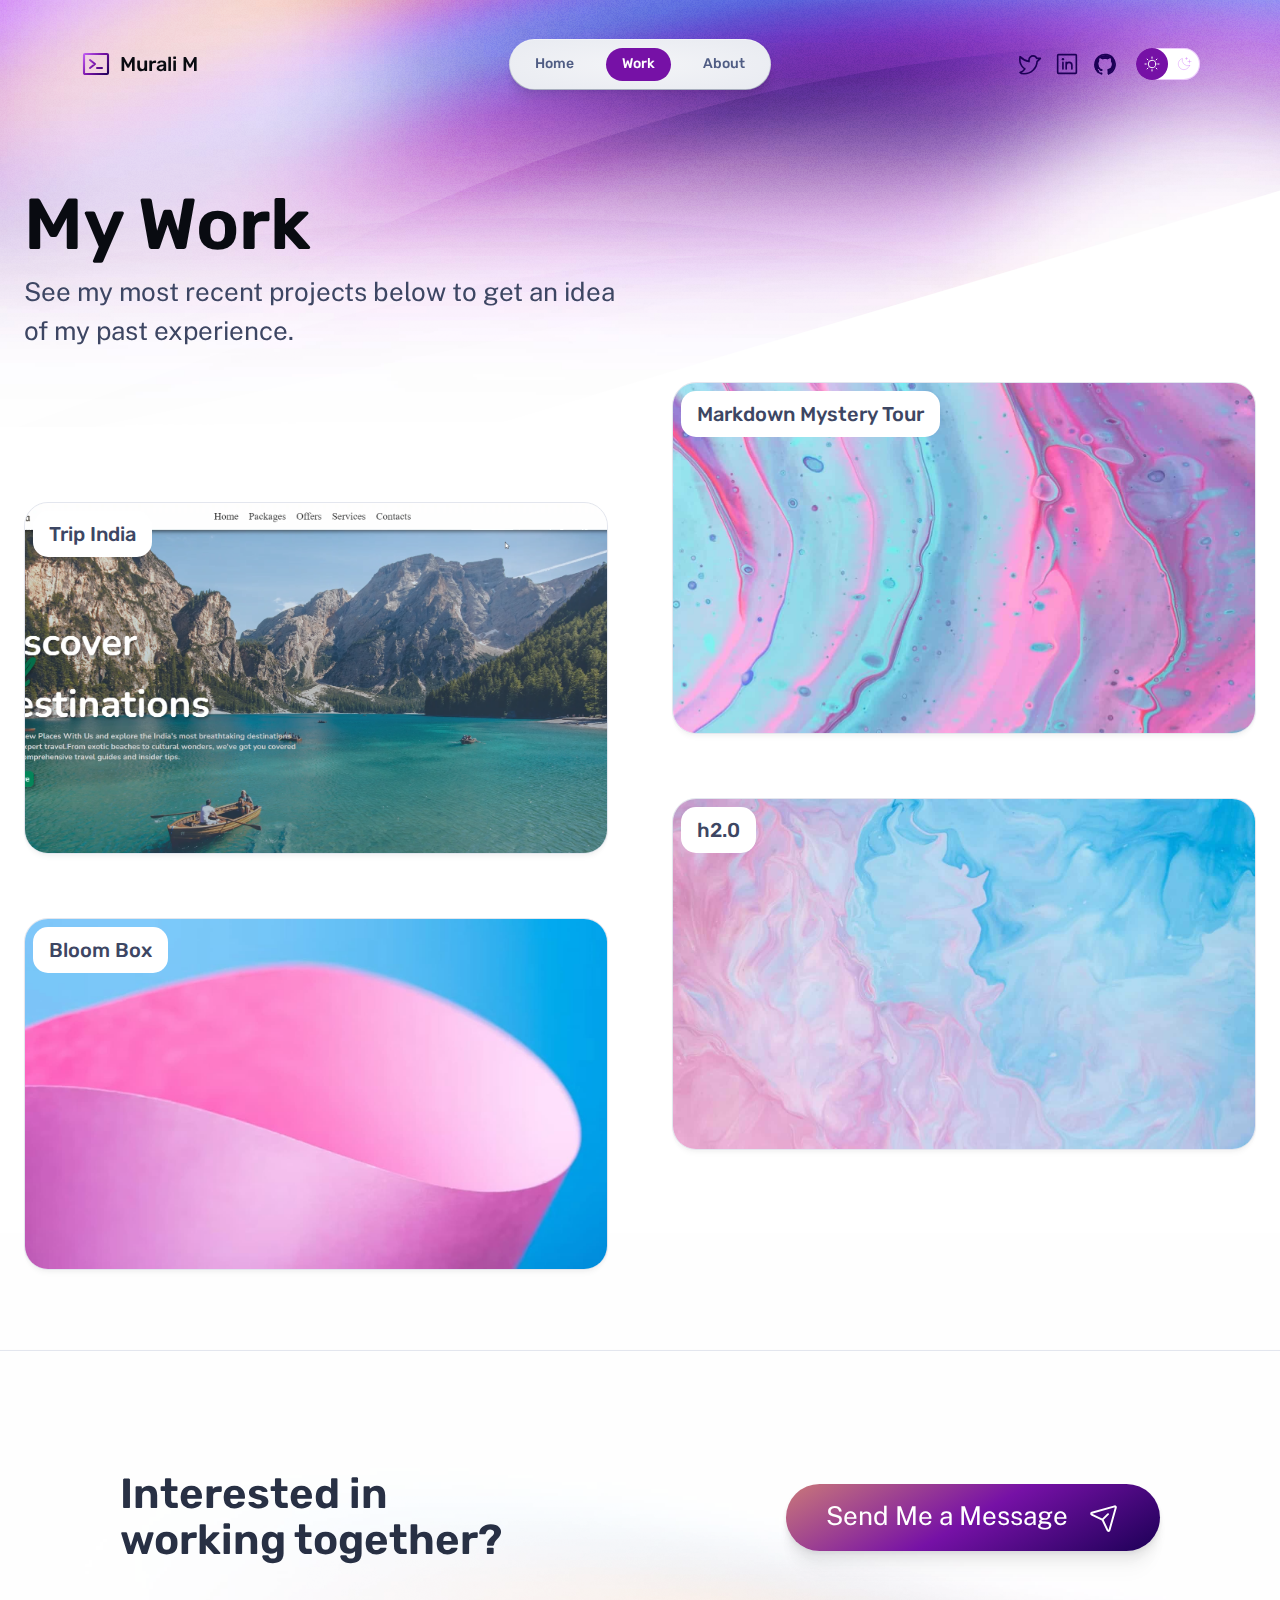
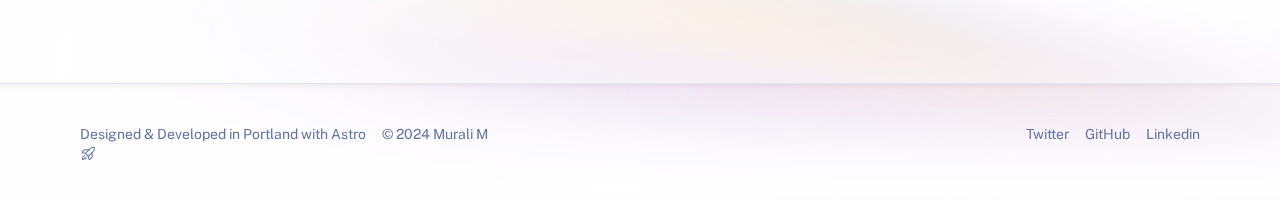
<file: work/index.html>
<!DOCTYPE html><html lang="en" data-astro-cid-37fxchfa> <head><meta charset="UTF-8"><meta name="description" property="og:description" content="Learn about My most recent projects"><meta name="viewport" content="width=device-width"><meta name="generator" content="Astro v4.7.0"><title>My Work | Murali M</title><link rel="icon" type="image/svg+xml" href="/favicon.svg"><link rel="preconnect" href="https://fonts.googleapis.com"><link rel="preconnect" href="https://fonts.gstatic.com" crossorigin><link href="https://fonts.googleapis.com/css2?family=Public+Sans:ital,wght@0,400;0,700;1,400&family=Rubik:wght@500;600&display=swap" rel="stylesheet"><script>
	// This code is inlined in the head to make dark mode instant & blocking.
	const getThemePreference = () => {
		if (typeof localStorage !== 'undefined' && localStorage.getItem('theme')) {
			return localStorage.getItem('theme');
		}
		return window.matchMedia('(prefers-color-scheme: dark)').matches ? 'dark' : 'light';
	};
	const isDark = getThemePreference() === 'dark';
	document.documentElement.classList[isDark ? 'add' : 'remove']('theme-dark');

	if (typeof localStorage !== 'undefined') {
		// Watch the document element and persist user preference when it changes.
		const observer = new MutationObserver(() => {
			const isDark = document.documentElement.classList.contains('theme-dark');
			localStorage.setItem('theme', isDark ? 'dark' : 'light');
		});
		observer.observe(document.documentElement, { attributes: true, attributeFilter: ['class'] });
	}
</script><link rel="stylesheet" href="/_astro/about.BZ-IojzI.css">
<style>a[data-astro-cid-balv45lp]{position:relative;display:flex;place-content:center;text-align:center;padding:.56em 2em;gap:.8em;color:var(--accent-text-over);text-decoration:none;line-height:1.1;border-radius:999rem;overflow:hidden;background:var(--gradient-accent-orange);box-shadow:var(--shadow-md);white-space:nowrap}@media (min-width: 20em){a[data-astro-cid-balv45lp]{font-size:var(--text-lg)}}a[data-astro-cid-balv45lp]:after{content:"";position:absolute;inset:0;pointer-events:none;transition:background-color var(--theme-transition);mix-blend-mode:overlay}a[data-astro-cid-balv45lp]:focus:after,a[data-astro-cid-balv45lp]:hover:after{background-color:hsla(var(--gray-999-basis),.3)}@media (min-width: 50em){a[data-astro-cid-balv45lp]{padding:1.125rem 2.5rem;font-size:var(--text-xl)}}aside[data-astro-cid-rcdzuq3a]{display:flex;flex-direction:column;align-items:center;gap:3rem;border-top:1px solid var(--gray-800);border-bottom:1px solid var(--gray-800);padding:5rem 1.5rem;background-color:var(--gray-999_40);box-shadow:var(--shadow-sm)}h2[data-astro-cid-rcdzuq3a]{font-size:var(--text-xl);text-align:center;max-width:15ch}@media (min-width: 50em){aside[data-astro-cid-rcdzuq3a]{padding:7.5rem;flex-direction:row;flex-wrap:wrap;justify-content:space-between}h2[data-astro-cid-rcdzuq3a]{font-size:var(--text-3xl);text-align:left}}
.card[data-astro-cid-lgkm4u2a]{display:grid;grid-template:auto 1fr / auto 1fr;height:11rem;background:var(--gradient-subtle);border:1px solid var(--gray-800);border-radius:.75rem;overflow:hidden;box-shadow:var(--shadow-sm);text-decoration:none;font-family:var(--font-brand);font-size:var(--text-lg);font-weight:500;transition:box-shadow var(--theme-transition)}.card[data-astro-cid-lgkm4u2a]:hover{box-shadow:var(--shadow-md)}.title[data-astro-cid-lgkm4u2a]{grid-area:1 / 1 / 2 / 2;z-index:1;margin:.5rem;padding:.5rem 1rem;background:var(--gray-999);color:var(--gray-200);border-radius:.375rem}img[data-astro-cid-lgkm4u2a]{grid-area:1 / 1 / 3 / 3;width:100%;height:100%;-o-object-fit:cover;object-fit:cover}@media (min-width: 50em){.card[data-astro-cid-lgkm4u2a]{height:22rem;border-radius:1.5rem}.title[data-astro-cid-lgkm4u2a]{border-radius:.9375rem}}.grid[data-astro-cid-vc5tsdmu]{display:grid;grid-auto-rows:1fr;gap:1rem;list-style:none;padding:0}.grid[data-astro-cid-vc5tsdmu].small{grid-template-columns:1fr 1fr;gap:1.5rem}.grid[data-astro-cid-vc5tsdmu].small>:last-child:nth-child(odd){grid-column:1 / 3}@media (min-width: 50em){.grid[data-astro-cid-vc5tsdmu]{grid-template-columns:1fr 1fr;gap:4rem}.grid[data-astro-cid-vc5tsdmu].offset{--row-offset: 7.5rem;padding-bottom:var(--row-offset)}.grid[data-astro-cid-vc5tsdmu].offset>:nth-child(odd){transform:translateY(var(--row-offset))}.grid[data-astro-cid-vc5tsdmu].offset>:last-child:nth-child(odd){grid-column:2 / 3;transform:none}.grid[data-astro-cid-vc5tsdmu].small{display:flex;flex-wrap:wrap;justify-content:center;gap:2rem}.grid[data-astro-cid-vc5tsdmu].small>*{flex-basis:20rem}}
svg[data-astro-cid-patnjmll]{vertical-align:middle;width:var(--size, 1em);height:var(--size, 1em)}
</style><script type="module">addEventListener("load",()=>document.documentElement.classList.add("loaded"));class i extends HTMLElement{constructor(){super(),this.appendChild(this.querySelector("template").content.cloneNode(!0));const t=this.querySelector("button"),e=document.getElementById("menu-content");e.hidden=!0,e.classList.add("menu-content");const n=s=>{t.setAttribute("aria-expanded",s?"true":"false"),e.hidden=!s};t.addEventListener("click",()=>n(e.hidden));const d=s=>{n(s.matches),t.hidden=s.matches},c=window.matchMedia("(min-width: 50em)");d(c),c.addEventListener("change",d)}}customElements.define("menu-button",i);class a extends HTMLElement{constructor(){super();const t=this.querySelector("button"),e=n=>{document.documentElement.classList[n?"add":"remove"]("theme-dark"),t.setAttribute("aria-pressed",String(n))};t.addEventListener("click",()=>e(!this.isDark())),e(this.isDark())}isDark(){return document.documentElement.classList.contains("theme-dark")}}customElements.define("theme-toggle",a);
</script></head> <body data-astro-cid-37fxchfa> <div class="stack backgrounds" data-astro-cid-37fxchfa> <nav data-astro-cid-dmqpwcec> <div class="menu-header" data-astro-cid-dmqpwcec> <a href="/" class="site-title" data-astro-cid-dmqpwcec> <svg xmlns="http://www.w3.org/2000/svg" width="40" height="40" viewBox="0 0 256 256" aria-hidden="true" stroke="url(#icon-gradient-10btxe4dw)" fill="url(#icon-gradient-10btxe4dw)" style="--size:1.6em" class="astro-patnjmll" data-astro-cid-patnjmll> <g data-astro-cid-patnjmll><path fill="none" stroke-linecap="round" stroke-linejoin="round" stroke-width="16" d="m80 96 40 32-40 32m56 0h40"/><rect width="192" height="160" x="32" y="48" fill="none" stroke-linecap="round" stroke-linejoin="round" stroke-width="16.97" rx="8.5"/></g> <linearGradient id="icon-gradient-10btxe4dw" x1="23" x2="235" y1="43" y2="202" gradientUnits="userSpaceOnUse" data-astro-cid-patnjmll> <stop stop-color="var(--gradient-stop-1)" data-astro-cid-patnjmll></stop> <stop offset=".5" stop-color="var(--gradient-stop-2)" data-astro-cid-patnjmll></stop> <stop offset="1" stop-color="var(--gradient-stop-3)" data-astro-cid-patnjmll></stop> </linearGradient> </svg> 
Murali M
</a> <menu-button data-astro-cid-dmqpwcec> <template data-astro-cid-dmqpwcec> <button class="menu-button" aria-expanded="false" data-astro-cid-dmqpwcec> <span class="sr-only" data-astro-cid-dmqpwcec>Menu</span> <svg xmlns="http://www.w3.org/2000/svg" width="40" height="40" viewBox="0 0 256 256" aria-hidden="true" stroke="currentcolor" fill="currentcolor" class="astro-patnjmll" data-astro-cid-patnjmll> <g data-astro-cid-patnjmll><path stroke-linecap="round" stroke-linejoin="round" stroke-width="16" d="M40 128h176M40 64h176M40 192h176"/></g>  </svg>  </button> </template> </menu-button> </div> <noscript> <ul class="nav-items" data-astro-cid-dmqpwcec> <li data-astro-cid-dmqpwcec> <a class="link" href="/" data-astro-cid-dmqpwcec> Home </a> </li><li data-astro-cid-dmqpwcec> <a aria-current="true" class="link active" href="/work/" data-astro-cid-dmqpwcec> Work </a> </li><li data-astro-cid-dmqpwcec> <a class="link" href="/about/" data-astro-cid-dmqpwcec> About </a> </li> </ul> </noscript> <noscript> <div class="menu-footer" data-astro-cid-dmqpwcec> <div class="socials" data-astro-cid-dmqpwcec> <a href="https://twitter.com/me" class="social" data-astro-cid-dmqpwcec> <span class="sr-only" data-astro-cid-dmqpwcec>Twitter</span> <svg xmlns="http://www.w3.org/2000/svg" width="40" height="40" viewBox="0 0 256 256" aria-hidden="true" stroke="currentcolor" fill="currentcolor" class="astro-patnjmll" data-astro-cid-patnjmll> <g data-astro-cid-patnjmll><path fill="none" stroke-linecap="round" stroke-linejoin="round" stroke-width="16" d="M128 88c0-22 18.5-40.3 40.5-40a40 40 0 0 1 36.2 24H240l-32.3 32.3A127.9 127.9 0 0 1 80 224c-32 0-40-12-40-12s32-12 48-36c0 0-64-32-48-120 0 0 40 40 88 48Z"/></g>  </svg>  </a><a href="https://www.linkedin.com/in/murali-m-109120271/" class="social" data-astro-cid-dmqpwcec> <span class="sr-only" data-astro-cid-dmqpwcec>Linkedin</span> <svg xmlns="http://www.w3.org/2000/svg" width="40" height="40" viewBox="0 0 256 256" aria-hidden="true" stroke="currentcolor" fill="currentcolor" class="astro-patnjmll" data-astro-cid-patnjmll> <g data-astro-cid-patnjmll><rect width="184" height="184" x="36" y="36" fill="none" stroke-linecap="round" stroke-linejoin="round" stroke-width="16" rx="8"/><path fill="none" stroke-linecap="round" stroke-linejoin="round" stroke-width="16" d="M120 112v64m-32-64v64m32-36a28 28 0 0 1 56 0v36"/><circle stroke="none" cx="88" cy="80" r="12"/></g>  </svg>  </a><a href="https://github.com/Murali-1105/My_Projects.git" class="social" data-astro-cid-dmqpwcec> <span class="sr-only" data-astro-cid-dmqpwcec>GitHub</span> <svg xmlns="http://www.w3.org/2000/svg" width="40" height="40" viewBox="0 0 256 256" aria-hidden="true" stroke="currentcolor" fill="currentcolor" class="astro-patnjmll" data-astro-cid-patnjmll> <g data-astro-cid-patnjmll><g stroke-linecap="round" stroke-linejoin="round"><path fill="none" stroke-width="14.7" d="M55.7 167.2c13.9 1 21.3 13.1 22.2 14.6 4.2 7.2 10.4 9.6 18.3 7.1l1.1-3.4a60.3 60.3 0 0 1-25.8-11.9c-12-10.1-18-25.6-18-46.3"/><path fill="none" stroke-width="16" d="M61.4 205.1a24.5 24.5 0 0 1-3-6.1c-3.2-7.9-7.1-10.6-7.8-11.1l-1-.6c-2.4-1.6-9.5-6.5-7.2-13.9 1.4-4.5 6-7.2 12.3-7.2h.8c4 .3 7.6 1.5 10.7 3.2-9.1-10.1-13.6-24.3-13.6-42.3 0-11.3 3.5-21.7 10.1-30.4A46.7 46.7 0 0 1 65 67.3a8.3 8.3 0 0 1 5-4.7c2.8-.9 13.3-2.7 33.2 9.9a105 105 0 0 1 50.5 0c19.9-12.6 30.4-10.8 33.2-9.9 2.3.7 4.1 2.4 5 4.7 5 12.7 4 23.2 2.6 29.4 6.7 8.7 10 18.9 10 30.4 0 42.6-25.8 54.7-43.6 58.7 1.4 4.1 2.2 8.8 2.2 13.7l-.1 23.4v2.3"/><path fill="none" stroke-width="16" d="M160.9 185.7c1.4 4.1 2.2 8.8 2.2 13.7l-.1 23.4v2.3A98.6 98.6 0 1 0 61.4 205c-1.4-2.1-11.3-17.5-11.8-17.8-2.4-1.6-9.5-6.5-7.2-13.9 1.4-4.5 6-7.2 12.3-7.2h.8c4 .3 7.6 1.5 10.7 3.2-9.1-10.1-13.6-24.3-13.6-42.3 0-11.3 3.5-21.7 10.1-30.4A46.4 46.4 0 0 1 65 67.3a8.3 8.3 0 0 1 5-4.7c2.8-.9 13.3-2.7 33.2 9.9a105 105 0 0 1 50.5 0c19.9-12.6 30.4-10.8 33.2-9.9 2.3.7 4.1 2.4 5 4.7 5 12.7 4 23.2 2.6 29.4 6.7 8.7 10 18.9 10 30.4.1 42.6-25.8 54.7-43.6 58.6z"/><path fill="none" stroke-width="18.7" d="m170.1 203.3 17.3-12 17.2-18.7 9.5-26.6v-27.9l-9.5-27.5" /><path fill="none" stroke-width="22.7" d="m92.1 57.3 23.3-4.6 18.7-1.4 29.3 5.4m-110 32.6-8 16-4 21.4.6 20.3 3.4 13" /><path fill="none" stroke-width="13.3" d="M28.8 133a100 100 0 0 0 66.9 94.4v-8.7c-22.4 1.8-33-11.5-35.6-19.8-3.4-8.6-7.8-11.4-8.5-11.8"/></g></g>  </svg>  </a> </div> </div> </noscript> <div id="menu-content" hidden data-astro-cid-dmqpwcec> <ul class="nav-items" data-astro-cid-dmqpwcec> <li data-astro-cid-dmqpwcec> <a class="link" href="/" data-astro-cid-dmqpwcec> Home </a> </li><li data-astro-cid-dmqpwcec> <a aria-current="true" class="link active" href="/work/" data-astro-cid-dmqpwcec> Work </a> </li><li data-astro-cid-dmqpwcec> <a class="link" href="/about/" data-astro-cid-dmqpwcec> About </a> </li> </ul> <div class="menu-footer" data-astro-cid-dmqpwcec> <div class="socials" data-astro-cid-dmqpwcec> <a href="https://twitter.com/me" class="social" data-astro-cid-dmqpwcec> <span class="sr-only" data-astro-cid-dmqpwcec>Twitter</span> <svg xmlns="http://www.w3.org/2000/svg" width="40" height="40" viewBox="0 0 256 256" aria-hidden="true" stroke="currentcolor" fill="currentcolor" class="astro-patnjmll" data-astro-cid-patnjmll> <g data-astro-cid-patnjmll><path fill="none" stroke-linecap="round" stroke-linejoin="round" stroke-width="16" d="M128 88c0-22 18.5-40.3 40.5-40a40 40 0 0 1 36.2 24H240l-32.3 32.3A127.9 127.9 0 0 1 80 224c-32 0-40-12-40-12s32-12 48-36c0 0-64-32-48-120 0 0 40 40 88 48Z"/></g>  </svg>  </a><a href="https://www.linkedin.com/in/murali-m-109120271/" class="social" data-astro-cid-dmqpwcec> <span class="sr-only" data-astro-cid-dmqpwcec>Linkedin</span> <svg xmlns="http://www.w3.org/2000/svg" width="40" height="40" viewBox="0 0 256 256" aria-hidden="true" stroke="currentcolor" fill="currentcolor" class="astro-patnjmll" data-astro-cid-patnjmll> <g data-astro-cid-patnjmll><rect width="184" height="184" x="36" y="36" fill="none" stroke-linecap="round" stroke-linejoin="round" stroke-width="16" rx="8"/><path fill="none" stroke-linecap="round" stroke-linejoin="round" stroke-width="16" d="M120 112v64m-32-64v64m32-36a28 28 0 0 1 56 0v36"/><circle stroke="none" cx="88" cy="80" r="12"/></g>  </svg>  </a><a href="https://github.com/Murali-1105/My_Projects.git" class="social" data-astro-cid-dmqpwcec> <span class="sr-only" data-astro-cid-dmqpwcec>GitHub</span> <svg xmlns="http://www.w3.org/2000/svg" width="40" height="40" viewBox="0 0 256 256" aria-hidden="true" stroke="currentcolor" fill="currentcolor" class="astro-patnjmll" data-astro-cid-patnjmll> <g data-astro-cid-patnjmll><g stroke-linecap="round" stroke-linejoin="round"><path fill="none" stroke-width="14.7" d="M55.7 167.2c13.9 1 21.3 13.1 22.2 14.6 4.2 7.2 10.4 9.6 18.3 7.1l1.1-3.4a60.3 60.3 0 0 1-25.8-11.9c-12-10.1-18-25.6-18-46.3"/><path fill="none" stroke-width="16" d="M61.4 205.1a24.5 24.5 0 0 1-3-6.1c-3.2-7.9-7.1-10.6-7.8-11.1l-1-.6c-2.4-1.6-9.5-6.5-7.2-13.9 1.4-4.5 6-7.2 12.3-7.2h.8c4 .3 7.6 1.5 10.7 3.2-9.1-10.1-13.6-24.3-13.6-42.3 0-11.3 3.5-21.7 10.1-30.4A46.7 46.7 0 0 1 65 67.3a8.3 8.3 0 0 1 5-4.7c2.8-.9 13.3-2.7 33.2 9.9a105 105 0 0 1 50.5 0c19.9-12.6 30.4-10.8 33.2-9.9 2.3.7 4.1 2.4 5 4.7 5 12.7 4 23.2 2.6 29.4 6.7 8.7 10 18.9 10 30.4 0 42.6-25.8 54.7-43.6 58.7 1.4 4.1 2.2 8.8 2.2 13.7l-.1 23.4v2.3"/><path fill="none" stroke-width="16" d="M160.9 185.7c1.4 4.1 2.2 8.8 2.2 13.7l-.1 23.4v2.3A98.6 98.6 0 1 0 61.4 205c-1.4-2.1-11.3-17.5-11.8-17.8-2.4-1.6-9.5-6.5-7.2-13.9 1.4-4.5 6-7.2 12.3-7.2h.8c4 .3 7.6 1.5 10.7 3.2-9.1-10.1-13.6-24.3-13.6-42.3 0-11.3 3.5-21.7 10.1-30.4A46.4 46.4 0 0 1 65 67.3a8.3 8.3 0 0 1 5-4.7c2.8-.9 13.3-2.7 33.2 9.9a105 105 0 0 1 50.5 0c19.9-12.6 30.4-10.8 33.2-9.9 2.3.7 4.1 2.4 5 4.7 5 12.7 4 23.2 2.6 29.4 6.7 8.7 10 18.9 10 30.4.1 42.6-25.8 54.7-43.6 58.6z"/><path fill="none" stroke-width="18.7" d="m170.1 203.3 17.3-12 17.2-18.7 9.5-26.6v-27.9l-9.5-27.5" /><path fill="none" stroke-width="22.7" d="m92.1 57.3 23.3-4.6 18.7-1.4 29.3 5.4m-110 32.6-8 16-4 21.4.6 20.3 3.4 13" /><path fill="none" stroke-width="13.3" d="M28.8 133a100 100 0 0 0 66.9 94.4v-8.7c-22.4 1.8-33-11.5-35.6-19.8-3.4-8.6-7.8-11.4-8.5-11.8"/></g></g>  </svg>  </a> </div> <div class="theme-toggle" data-astro-cid-dmqpwcec> <theme-toggle data-astro-cid-x3pjskd3> <button data-astro-cid-x3pjskd3> <span class="sr-only" data-astro-cid-x3pjskd3>Dark theme</span> <span class="icon light" data-astro-cid-x3pjskd3><svg xmlns="http://www.w3.org/2000/svg" width="40" height="40" viewBox="0 0 256 256" aria-hidden="true" stroke="currentcolor" fill="currentcolor" class="astro-patnjmll" data-astro-cid-patnjmll> <g data-astro-cid-patnjmll><circle cx="128" cy="128" r="60" fill="none" stroke-linecap="round" stroke-linejoin="round" stroke-width="16"/><path fill="none" stroke-linecap="round" stroke-linejoin="round" stroke-width="16" d="M128 36V16M63 63 49 49m-13 79H16m47 65-14 14m79 13v20m65-47 14 14m13-79h20m-47-65 14-14"/></g>  </svg> </span> <span class="icon dark" data-astro-cid-x3pjskd3><svg xmlns="http://www.w3.org/2000/svg" width="40" height="40" viewBox="0 0 256 256" aria-hidden="true" stroke="currentcolor" fill="currentcolor" class="astro-patnjmll" data-astro-cid-patnjmll> <g data-astro-cid-patnjmll><path fill="none" stroke-linecap="round" stroke-linejoin="round" stroke-width="16" d="M216 112V64m24 24h-48m-24-64v32m16-16h-32m65 113A92 92 0 0 1 103 39h0a92 92 0 1 0 114 114Z"/></g>  </svg> </span> </button> </theme-toggle>   </div> </div> </div> </nav>    <div class="stack gap-20"> <main class="wrapper stack gap-8"> <div class="hero stack gap-4 start" data-astro-cid-bbe6dxrz> <div class="stack gap-2" data-astro-cid-bbe6dxrz> <h1 class="title" data-astro-cid-bbe6dxrz>My Work</h1> <p class="tagline" data-astro-cid-bbe6dxrz>See my most recent projects below to get an idea of my past experience.</p> </div>  </div>  <ul class="grid offset" data-astro-cid-vc5tsdmu> <li> <a class="card" href="/work/nested/duvet-genius" data-astro-cid-lgkm4u2a> <span class="title" data-astro-cid-lgkm4u2a>Trip India</span> <img src="/assets/stock-3.png" alt="" loading="lazy" decoding="async" data-astro-cid-lgkm4u2a> </a>  </li><li> <a class="card" href="/work/markdown-mystery-tour" data-astro-cid-lgkm4u2a> <span class="title" data-astro-cid-lgkm4u2a>Markdown Mystery Tour</span> <img src="/assets/stock-1.jpg" alt="Iridescent ripples of a bright blue and pink liquid" loading="lazy" decoding="async" data-astro-cid-lgkm4u2a> </a>  </li><li> <a class="card" href="/work/bloom-box" data-astro-cid-lgkm4u2a> <span class="title" data-astro-cid-lgkm4u2a>Bloom Box</span> <img src="/assets/stock-2.jpg" alt="A bright pink sheet of paper used to wrap flowers curves in front of rich blue background" loading="lazy" decoding="async" data-astro-cid-lgkm4u2a> </a>  </li><li> <a class="card" href="/work/h20" data-astro-cid-lgkm4u2a> <span class="title" data-astro-cid-lgkm4u2a>h2.0</span> <img src="/assets/stock-4.jpg" alt="Soft pink and baby blue water ripples together in a subtle texture." loading="lazy" decoding="async" data-astro-cid-lgkm4u2a> </a>  </li> </ul>  </main> <aside data-astro-cid-rcdzuq3a> <h2 data-astro-cid-rcdzuq3a>Interested in working together?</h2> <a href="mailto:mmurali8584@gmail.com" data-astro-cid-balv45lp>
Send Me a Message
<svg xmlns="http://www.w3.org/2000/svg" width="40" height="40" viewBox="0 0 256 256" aria-hidden="true" stroke="currentcolor" fill="currentcolor" style="--size:1.2em" class="astro-patnjmll" data-astro-cid-patnjmll> <g data-astro-cid-patnjmll><path fill="none" stroke-linecap="round" stroke-linejoin="round" stroke-width="16" d="M210.3 35.9 23.9 88.4a8 8 0 0 0-1.2 15l85.6 40.5a7.8 7.8 0 0 1 3.8 3.8l40.5 85.6a8 8 0 0 0 15-1.2l52.5-186.4a7.9 7.9 0 0 0-9.8-9.8Zm-99.4 109.2 45.2-45.2"/></g>  </svg>  </a>  </aside>  </div>  <footer data-astro-cid-sz7xmlte> <div class="group" data-astro-cid-sz7xmlte> <p data-astro-cid-sz7xmlte>
Designed & Developed in Portland with Astro
<svg xmlns="http://www.w3.org/2000/svg" width="40" height="40" viewBox="0 0 256 256" aria-hidden="true" stroke="currentcolor" fill="currentcolor" style="--size:1.2em" class="astro-patnjmll" data-astro-cid-patnjmll> <g data-astro-cid-patnjmll><path fill="none" stroke-linecap="round" stroke-linejoin="round" stroke-width="16" d="M94.1 184.6c-11.4 33.9-56.6 33.9-56.6 33.9s0-45.2 33.9-56.6m124.5-56.5L128 173.3 82.7 128l67.9-67.9C176.3 34.4 202 34.7 213 36.3a7.8 7.8 0 0 1 6.7 6.7c1.6 11 1.9 36.7-23.8 62.4Z"/><path fill="none" stroke-linecap="round" stroke-linejoin="round" stroke-width="16" d="M184.6 116.7v64.6a8 8 0 0 1-2.4 5.6l-32.3 32.4a8 8 0 0 1-13.5-4.1l-8.4-41.9m11.3-101.9H74.7a8 8 0 0 0-5.6 2.4l-32.4 32.3a8 8 0 0 0 4.1 13.5l41.9 8.4"/></g>  </svg>  </p> <p data-astro-cid-sz7xmlte>&copy; 2024 Murali M</p> </div> <p class="socials" data-astro-cid-sz7xmlte> <a href="https:/" data-astro-cid-sz7xmlte> Twitter</a> <a href="https://github.com/Murali-1105/My_Projects.git" data-astro-cid-sz7xmlte> GitHub</a> <a href="https://www.linkedin.com/in/murali-m-109120271/" data-astro-cid-sz7xmlte> Linkedin</a> </p> </footer>  </div>   </body> </html>
</file>
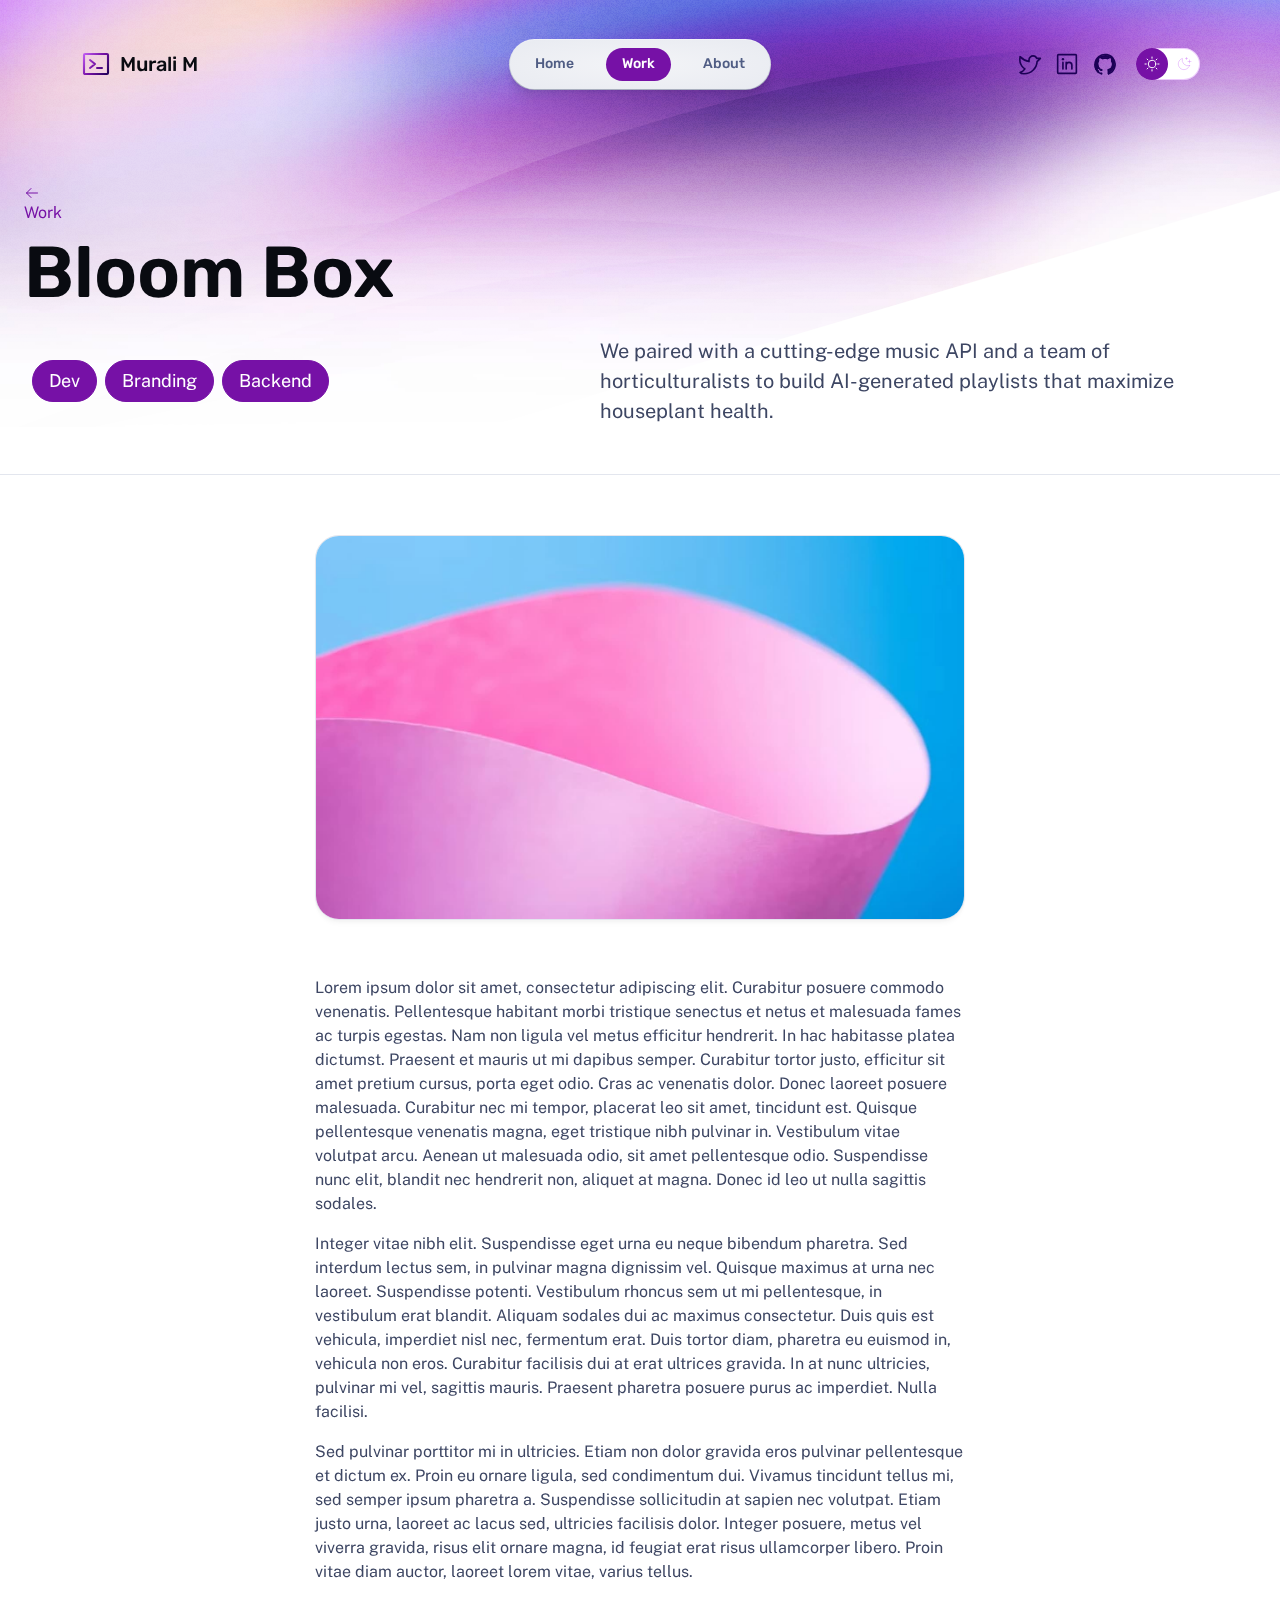
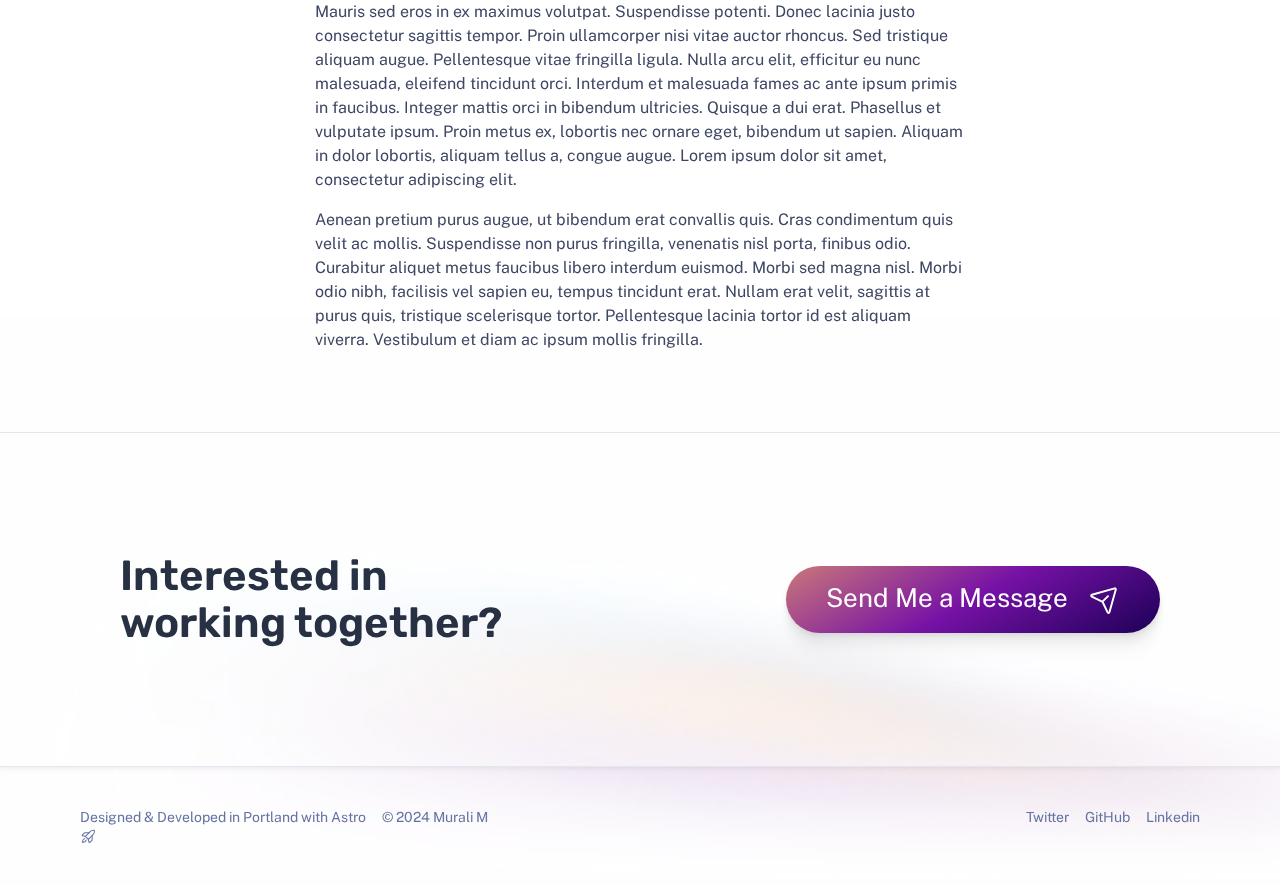
<file: work/bloom-box/index.html>
<!DOCTYPE html><html lang="en" data-astro-cid-37fxchfa> <head><meta charset="UTF-8"><meta name="description" property="og:description" content="We paired with a cutting-edge music API and a team of horticulturalists
to build AI-generated playlists that maximize houseplant health.
"><meta name="viewport" content="width=device-width"><meta name="generator" content="Astro v4.7.0"><title>Bloom Box</title><link rel="icon" type="image/svg+xml" href="/favicon.svg"><link rel="preconnect" href="https://fonts.googleapis.com"><link rel="preconnect" href="https://fonts.gstatic.com" crossorigin><link href="https://fonts.googleapis.com/css2?family=Public+Sans:ital,wght@0,400;0,700;1,400&family=Rubik:wght@500;600&display=swap" rel="stylesheet"><script>
	// This code is inlined in the head to make dark mode instant & blocking.
	const getThemePreference = () => {
		if (typeof localStorage !== 'undefined' && localStorage.getItem('theme')) {
			return localStorage.getItem('theme');
		}
		return window.matchMedia('(prefers-color-scheme: dark)').matches ? 'dark' : 'light';
	};
	const isDark = getThemePreference() === 'dark';
	document.documentElement.classList[isDark ? 'add' : 'remove']('theme-dark');

	if (typeof localStorage !== 'undefined') {
		// Watch the document element and persist user preference when it changes.
		const observer = new MutationObserver(() => {
			const isDark = document.documentElement.classList.contains('theme-dark');
			localStorage.setItem('theme', isDark ? 'dark' : 'light');
		});
		observer.observe(document.documentElement, { attributes: true, attributeFilter: ['class'] });
	}
</script><link rel="stylesheet" href="/_astro/about.BZ-IojzI.css">
<style>a[data-astro-cid-balv45lp]{position:relative;display:flex;place-content:center;text-align:center;padding:.56em 2em;gap:.8em;color:var(--accent-text-over);text-decoration:none;line-height:1.1;border-radius:999rem;overflow:hidden;background:var(--gradient-accent-orange);box-shadow:var(--shadow-md);white-space:nowrap}@media (min-width: 20em){a[data-astro-cid-balv45lp]{font-size:var(--text-lg)}}a[data-astro-cid-balv45lp]:after{content:"";position:absolute;inset:0;pointer-events:none;transition:background-color var(--theme-transition);mix-blend-mode:overlay}a[data-astro-cid-balv45lp]:focus:after,a[data-astro-cid-balv45lp]:hover:after{background-color:hsla(var(--gray-999-basis),.3)}@media (min-width: 50em){a[data-astro-cid-balv45lp]{padding:1.125rem 2.5rem;font-size:var(--text-xl)}}aside[data-astro-cid-rcdzuq3a]{display:flex;flex-direction:column;align-items:center;gap:3rem;border-top:1px solid var(--gray-800);border-bottom:1px solid var(--gray-800);padding:5rem 1.5rem;background-color:var(--gray-999_40);box-shadow:var(--shadow-sm)}h2[data-astro-cid-rcdzuq3a]{font-size:var(--text-xl);text-align:center;max-width:15ch}@media (min-width: 50em){aside[data-astro-cid-rcdzuq3a]{padding:7.5rem;flex-direction:row;flex-wrap:wrap;justify-content:space-between}h2[data-astro-cid-rcdzuq3a]{font-size:var(--text-3xl);text-align:left}}
svg[data-astro-cid-patnjmll]{vertical-align:middle;width:var(--size, 1em);height:var(--size, 1em)}
.pill[data-astro-cid-2qeywk4b]{display:flex;padding:.5rem 1rem;gap:.5rem;color:var(--accent-text-over);border:1px solid var(--accent-regular);background-color:var(--accent-regular);border-radius:999rem;font-size:var(--text-md);line-height:1.35;white-space:nowrap}
header[data-astro-cid-qwekciqp]{padding-bottom:2.5rem;border-bottom:1px solid var(--gray-800)}.back-link[data-astro-cid-qwekciqp]{display:none}.details[data-astro-cid-qwekciqp]{display:flex;flex-direction:column;padding:.5rem;gap:1.5rem;justify-content:space-between;align-items:center}.tags[data-astro-cid-qwekciqp]{display:flex;gap:.5rem}.description[data-astro-cid-qwekciqp]{font-size:var(--text-lg);max-width:54ch}.content[data-astro-cid-qwekciqp]{max-width:65ch;margin-inline:auto}.content[data-astro-cid-qwekciqp]>*+*{margin-top:1rem}.content[data-astro-cid-qwekciqp] h1,.content[data-astro-cid-qwekciqp] h2,.content[data-astro-cid-qwekciqp] h3,.content[data-astro-cid-qwekciqp] h4,.content[data-astro-cid-qwekciqp] h5{margin:1.5rem 0}.content[data-astro-cid-qwekciqp] img{border-radius:1.5rem;box-shadow:var(--shadow-sm);background:var(--gradient-subtle);border:1px solid var(--gray-800)}.content[data-astro-cid-qwekciqp] blockquote{font-size:var(--text-lg);font-family:var(--font-brand);font-weight:600;line-height:1.1;padding-inline-start:1.5rem;border-inline-start:.25rem solid var(--accent-dark);color:var(--gray-0)}.back-link[data-astro-cid-qwekciqp],.content[data-astro-cid-qwekciqp] a{-webkit-text-decoration:1px solid underline transparent;text-decoration:1px solid underline transparent;text-underline-offset:.25em;transition:text-decoration-color var(--theme-transition)}.back-link[data-astro-cid-qwekciqp]:hover,.back-link[data-astro-cid-qwekciqp]:focus,.content[data-astro-cid-qwekciqp] a:hover,.content[data-astro-cid-qwekciqp] a:focus{text-decoration-color:currentColor}@media (min-width: 50em){.back-link[data-astro-cid-qwekciqp]{display:block;align-self:flex-start}.details[data-astro-cid-qwekciqp]{flex-direction:row;gap:2.5rem}.content[data-astro-cid-qwekciqp] blockquote{font-size:var(--text-2xl)}}
</style><script type="module">addEventListener("load",()=>document.documentElement.classList.add("loaded"));class i extends HTMLElement{constructor(){super(),this.appendChild(this.querySelector("template").content.cloneNode(!0));const t=this.querySelector("button"),e=document.getElementById("menu-content");e.hidden=!0,e.classList.add("menu-content");const n=s=>{t.setAttribute("aria-expanded",s?"true":"false"),e.hidden=!s};t.addEventListener("click",()=>n(e.hidden));const d=s=>{n(s.matches),t.hidden=s.matches},c=window.matchMedia("(min-width: 50em)");d(c),c.addEventListener("change",d)}}customElements.define("menu-button",i);class a extends HTMLElement{constructor(){super();const t=this.querySelector("button"),e=n=>{document.documentElement.classList[n?"add":"remove"]("theme-dark"),t.setAttribute("aria-pressed",String(n))};t.addEventListener("click",()=>e(!this.isDark())),e(this.isDark())}isDark(){return document.documentElement.classList.contains("theme-dark")}}customElements.define("theme-toggle",a);
</script></head> <body data-astro-cid-37fxchfa> <div class="stack backgrounds" data-astro-cid-37fxchfa> <nav data-astro-cid-dmqpwcec> <div class="menu-header" data-astro-cid-dmqpwcec> <a href="/" class="site-title" data-astro-cid-dmqpwcec> <svg xmlns="http://www.w3.org/2000/svg" width="40" height="40" viewBox="0 0 256 256" aria-hidden="true" stroke="url(#icon-gradient-1708hde87)" fill="url(#icon-gradient-1708hde87)" style="--size:1.6em" class="astro-patnjmll" data-astro-cid-patnjmll> <g data-astro-cid-patnjmll><path fill="none" stroke-linecap="round" stroke-linejoin="round" stroke-width="16" d="m80 96 40 32-40 32m56 0h40"/><rect width="192" height="160" x="32" y="48" fill="none" stroke-linecap="round" stroke-linejoin="round" stroke-width="16.97" rx="8.5"/></g> <linearGradient id="icon-gradient-1708hde87" x1="23" x2="235" y1="43" y2="202" gradientUnits="userSpaceOnUse" data-astro-cid-patnjmll> <stop stop-color="var(--gradient-stop-1)" data-astro-cid-patnjmll></stop> <stop offset=".5" stop-color="var(--gradient-stop-2)" data-astro-cid-patnjmll></stop> <stop offset="1" stop-color="var(--gradient-stop-3)" data-astro-cid-patnjmll></stop> </linearGradient> </svg> 
Murali M
</a> <menu-button data-astro-cid-dmqpwcec> <template data-astro-cid-dmqpwcec> <button class="menu-button" aria-expanded="false" data-astro-cid-dmqpwcec> <span class="sr-only" data-astro-cid-dmqpwcec>Menu</span> <svg xmlns="http://www.w3.org/2000/svg" width="40" height="40" viewBox="0 0 256 256" aria-hidden="true" stroke="currentcolor" fill="currentcolor" class="astro-patnjmll" data-astro-cid-patnjmll> <g data-astro-cid-patnjmll><path stroke-linecap="round" stroke-linejoin="round" stroke-width="16" d="M40 128h176M40 64h176M40 192h176"/></g>  </svg>  </button> </template> </menu-button> </div> <noscript> <ul class="nav-items" data-astro-cid-dmqpwcec> <li data-astro-cid-dmqpwcec> <a class="link" href="/" data-astro-cid-dmqpwcec> Home </a> </li><li data-astro-cid-dmqpwcec> <a class="link active" href="/work/" data-astro-cid-dmqpwcec> Work </a> </li><li data-astro-cid-dmqpwcec> <a class="link" href="/about/" data-astro-cid-dmqpwcec> About </a> </li> </ul> </noscript> <noscript> <div class="menu-footer" data-astro-cid-dmqpwcec> <div class="socials" data-astro-cid-dmqpwcec> <a href="https://twitter.com/me" class="social" data-astro-cid-dmqpwcec> <span class="sr-only" data-astro-cid-dmqpwcec>Twitter</span> <svg xmlns="http://www.w3.org/2000/svg" width="40" height="40" viewBox="0 0 256 256" aria-hidden="true" stroke="currentcolor" fill="currentcolor" class="astro-patnjmll" data-astro-cid-patnjmll> <g data-astro-cid-patnjmll><path fill="none" stroke-linecap="round" stroke-linejoin="round" stroke-width="16" d="M128 88c0-22 18.5-40.3 40.5-40a40 40 0 0 1 36.2 24H240l-32.3 32.3A127.9 127.9 0 0 1 80 224c-32 0-40-12-40-12s32-12 48-36c0 0-64-32-48-120 0 0 40 40 88 48Z"/></g>  </svg>  </a><a href="https://www.linkedin.com/in/murali-m-109120271/" class="social" data-astro-cid-dmqpwcec> <span class="sr-only" data-astro-cid-dmqpwcec>Linkedin</span> <svg xmlns="http://www.w3.org/2000/svg" width="40" height="40" viewBox="0 0 256 256" aria-hidden="true" stroke="currentcolor" fill="currentcolor" class="astro-patnjmll" data-astro-cid-patnjmll> <g data-astro-cid-patnjmll><rect width="184" height="184" x="36" y="36" fill="none" stroke-linecap="round" stroke-linejoin="round" stroke-width="16" rx="8"/><path fill="none" stroke-linecap="round" stroke-linejoin="round" stroke-width="16" d="M120 112v64m-32-64v64m32-36a28 28 0 0 1 56 0v36"/><circle stroke="none" cx="88" cy="80" r="12"/></g>  </svg>  </a><a href="https://github.com/Murali-1105/My_Projects.git" class="social" data-astro-cid-dmqpwcec> <span class="sr-only" data-astro-cid-dmqpwcec>GitHub</span> <svg xmlns="http://www.w3.org/2000/svg" width="40" height="40" viewBox="0 0 256 256" aria-hidden="true" stroke="currentcolor" fill="currentcolor" class="astro-patnjmll" data-astro-cid-patnjmll> <g data-astro-cid-patnjmll><g stroke-linecap="round" stroke-linejoin="round"><path fill="none" stroke-width="14.7" d="M55.7 167.2c13.9 1 21.3 13.1 22.2 14.6 4.2 7.2 10.4 9.6 18.3 7.1l1.1-3.4a60.3 60.3 0 0 1-25.8-11.9c-12-10.1-18-25.6-18-46.3"/><path fill="none" stroke-width="16" d="M61.4 205.1a24.5 24.5 0 0 1-3-6.1c-3.2-7.9-7.1-10.6-7.8-11.1l-1-.6c-2.4-1.6-9.5-6.5-7.2-13.9 1.4-4.5 6-7.2 12.3-7.2h.8c4 .3 7.6 1.5 10.7 3.2-9.1-10.1-13.6-24.3-13.6-42.3 0-11.3 3.5-21.7 10.1-30.4A46.7 46.7 0 0 1 65 67.3a8.3 8.3 0 0 1 5-4.7c2.8-.9 13.3-2.7 33.2 9.9a105 105 0 0 1 50.5 0c19.9-12.6 30.4-10.8 33.2-9.9 2.3.7 4.1 2.4 5 4.7 5 12.7 4 23.2 2.6 29.4 6.7 8.7 10 18.9 10 30.4 0 42.6-25.8 54.7-43.6 58.7 1.4 4.1 2.2 8.8 2.2 13.7l-.1 23.4v2.3"/><path fill="none" stroke-width="16" d="M160.9 185.7c1.4 4.1 2.2 8.8 2.2 13.7l-.1 23.4v2.3A98.6 98.6 0 1 0 61.4 205c-1.4-2.1-11.3-17.5-11.8-17.8-2.4-1.6-9.5-6.5-7.2-13.9 1.4-4.5 6-7.2 12.3-7.2h.8c4 .3 7.6 1.5 10.7 3.2-9.1-10.1-13.6-24.3-13.6-42.3 0-11.3 3.5-21.7 10.1-30.4A46.4 46.4 0 0 1 65 67.3a8.3 8.3 0 0 1 5-4.7c2.8-.9 13.3-2.7 33.2 9.9a105 105 0 0 1 50.5 0c19.9-12.6 30.4-10.8 33.2-9.9 2.3.7 4.1 2.4 5 4.7 5 12.7 4 23.2 2.6 29.4 6.7 8.7 10 18.9 10 30.4.1 42.6-25.8 54.7-43.6 58.6z"/><path fill="none" stroke-width="18.7" d="m170.1 203.3 17.3-12 17.2-18.7 9.5-26.6v-27.9l-9.5-27.5" /><path fill="none" stroke-width="22.7" d="m92.1 57.3 23.3-4.6 18.7-1.4 29.3 5.4m-110 32.6-8 16-4 21.4.6 20.3 3.4 13" /><path fill="none" stroke-width="13.3" d="M28.8 133a100 100 0 0 0 66.9 94.4v-8.7c-22.4 1.8-33-11.5-35.6-19.8-3.4-8.6-7.8-11.4-8.5-11.8"/></g></g>  </svg>  </a> </div> </div> </noscript> <div id="menu-content" hidden data-astro-cid-dmqpwcec> <ul class="nav-items" data-astro-cid-dmqpwcec> <li data-astro-cid-dmqpwcec> <a class="link" href="/" data-astro-cid-dmqpwcec> Home </a> </li><li data-astro-cid-dmqpwcec> <a class="link active" href="/work/" data-astro-cid-dmqpwcec> Work </a> </li><li data-astro-cid-dmqpwcec> <a class="link" href="/about/" data-astro-cid-dmqpwcec> About </a> </li> </ul> <div class="menu-footer" data-astro-cid-dmqpwcec> <div class="socials" data-astro-cid-dmqpwcec> <a href="https://twitter.com/me" class="social" data-astro-cid-dmqpwcec> <span class="sr-only" data-astro-cid-dmqpwcec>Twitter</span> <svg xmlns="http://www.w3.org/2000/svg" width="40" height="40" viewBox="0 0 256 256" aria-hidden="true" stroke="currentcolor" fill="currentcolor" class="astro-patnjmll" data-astro-cid-patnjmll> <g data-astro-cid-patnjmll><path fill="none" stroke-linecap="round" stroke-linejoin="round" stroke-width="16" d="M128 88c0-22 18.5-40.3 40.5-40a40 40 0 0 1 36.2 24H240l-32.3 32.3A127.9 127.9 0 0 1 80 224c-32 0-40-12-40-12s32-12 48-36c0 0-64-32-48-120 0 0 40 40 88 48Z"/></g>  </svg>  </a><a href="https://www.linkedin.com/in/murali-m-109120271/" class="social" data-astro-cid-dmqpwcec> <span class="sr-only" data-astro-cid-dmqpwcec>Linkedin</span> <svg xmlns="http://www.w3.org/2000/svg" width="40" height="40" viewBox="0 0 256 256" aria-hidden="true" stroke="currentcolor" fill="currentcolor" class="astro-patnjmll" data-astro-cid-patnjmll> <g data-astro-cid-patnjmll><rect width="184" height="184" x="36" y="36" fill="none" stroke-linecap="round" stroke-linejoin="round" stroke-width="16" rx="8"/><path fill="none" stroke-linecap="round" stroke-linejoin="round" stroke-width="16" d="M120 112v64m-32-64v64m32-36a28 28 0 0 1 56 0v36"/><circle stroke="none" cx="88" cy="80" r="12"/></g>  </svg>  </a><a href="https://github.com/Murali-1105/My_Projects.git" class="social" data-astro-cid-dmqpwcec> <span class="sr-only" data-astro-cid-dmqpwcec>GitHub</span> <svg xmlns="http://www.w3.org/2000/svg" width="40" height="40" viewBox="0 0 256 256" aria-hidden="true" stroke="currentcolor" fill="currentcolor" class="astro-patnjmll" data-astro-cid-patnjmll> <g data-astro-cid-patnjmll><g stroke-linecap="round" stroke-linejoin="round"><path fill="none" stroke-width="14.7" d="M55.7 167.2c13.9 1 21.3 13.1 22.2 14.6 4.2 7.2 10.4 9.6 18.3 7.1l1.1-3.4a60.3 60.3 0 0 1-25.8-11.9c-12-10.1-18-25.6-18-46.3"/><path fill="none" stroke-width="16" d="M61.4 205.1a24.5 24.5 0 0 1-3-6.1c-3.2-7.9-7.1-10.6-7.8-11.1l-1-.6c-2.4-1.6-9.5-6.5-7.2-13.9 1.4-4.5 6-7.2 12.3-7.2h.8c4 .3 7.6 1.5 10.7 3.2-9.1-10.1-13.6-24.3-13.6-42.3 0-11.3 3.5-21.7 10.1-30.4A46.7 46.7 0 0 1 65 67.3a8.3 8.3 0 0 1 5-4.7c2.8-.9 13.3-2.7 33.2 9.9a105 105 0 0 1 50.5 0c19.9-12.6 30.4-10.8 33.2-9.9 2.3.7 4.1 2.4 5 4.7 5 12.7 4 23.2 2.6 29.4 6.7 8.7 10 18.9 10 30.4 0 42.6-25.8 54.7-43.6 58.7 1.4 4.1 2.2 8.8 2.2 13.7l-.1 23.4v2.3"/><path fill="none" stroke-width="16" d="M160.9 185.7c1.4 4.1 2.2 8.8 2.2 13.7l-.1 23.4v2.3A98.6 98.6 0 1 0 61.4 205c-1.4-2.1-11.3-17.5-11.8-17.8-2.4-1.6-9.5-6.5-7.2-13.9 1.4-4.5 6-7.2 12.3-7.2h.8c4 .3 7.6 1.5 10.7 3.2-9.1-10.1-13.6-24.3-13.6-42.3 0-11.3 3.5-21.7 10.1-30.4A46.4 46.4 0 0 1 65 67.3a8.3 8.3 0 0 1 5-4.7c2.8-.9 13.3-2.7 33.2 9.9a105 105 0 0 1 50.5 0c19.9-12.6 30.4-10.8 33.2-9.9 2.3.7 4.1 2.4 5 4.7 5 12.7 4 23.2 2.6 29.4 6.7 8.7 10 18.9 10 30.4.1 42.6-25.8 54.7-43.6 58.6z"/><path fill="none" stroke-width="18.7" d="m170.1 203.3 17.3-12 17.2-18.7 9.5-26.6v-27.9l-9.5-27.5" /><path fill="none" stroke-width="22.7" d="m92.1 57.3 23.3-4.6 18.7-1.4 29.3 5.4m-110 32.6-8 16-4 21.4.6 20.3 3.4 13" /><path fill="none" stroke-width="13.3" d="M28.8 133a100 100 0 0 0 66.9 94.4v-8.7c-22.4 1.8-33-11.5-35.6-19.8-3.4-8.6-7.8-11.4-8.5-11.8"/></g></g>  </svg>  </a> </div> <div class="theme-toggle" data-astro-cid-dmqpwcec> <theme-toggle data-astro-cid-x3pjskd3> <button data-astro-cid-x3pjskd3> <span class="sr-only" data-astro-cid-x3pjskd3>Dark theme</span> <span class="icon light" data-astro-cid-x3pjskd3><svg xmlns="http://www.w3.org/2000/svg" width="40" height="40" viewBox="0 0 256 256" aria-hidden="true" stroke="currentcolor" fill="currentcolor" class="astro-patnjmll" data-astro-cid-patnjmll> <g data-astro-cid-patnjmll><circle cx="128" cy="128" r="60" fill="none" stroke-linecap="round" stroke-linejoin="round" stroke-width="16"/><path fill="none" stroke-linecap="round" stroke-linejoin="round" stroke-width="16" d="M128 36V16M63 63 49 49m-13 79H16m47 65-14 14m79 13v20m65-47 14 14m13-79h20m-47-65 14-14"/></g>  </svg> </span> <span class="icon dark" data-astro-cid-x3pjskd3><svg xmlns="http://www.w3.org/2000/svg" width="40" height="40" viewBox="0 0 256 256" aria-hidden="true" stroke="currentcolor" fill="currentcolor" class="astro-patnjmll" data-astro-cid-patnjmll> <g data-astro-cid-patnjmll><path fill="none" stroke-linecap="round" stroke-linejoin="round" stroke-width="16" d="M216 112V64m24 24h-48m-24-64v32m16-16h-32m65 113A92 92 0 0 1 103 39h0a92 92 0 1 0 114 114Z"/></g>  </svg> </span> </button> </theme-toggle>   </div> </div> </div> </nav>    <div class="stack gap-20" data-astro-cid-qwekciqp> <div class="stack gap-15" data-astro-cid-qwekciqp> <header data-astro-cid-qwekciqp> <div class="wrapper stack gap-2" data-astro-cid-qwekciqp> <a class="back-link" href="/work/" data-astro-cid-qwekciqp><svg xmlns="http://www.w3.org/2000/svg" width="40" height="40" viewBox="0 0 256 256" aria-hidden="true" stroke="currentcolor" fill="currentcolor" class="astro-patnjmll" data-astro-cid-patnjmll> <g data-astro-cid-patnjmll><path fill="none" stroke-linecap="round" stroke-linejoin="round" stroke-width="16" d="M216 128H40m72-72-72 72 72 72"/></g>  </svg>  Work</a> <div class="hero stack gap-4 start" data-astro-cid-bbe6dxrz> <div class="stack gap-2" data-astro-cid-bbe6dxrz> <h1 class="title" data-astro-cid-bbe6dxrz>Bloom Box</h1>  </div>  <div class="details" data-astro-cid-qwekciqp> <div class="tags" data-astro-cid-qwekciqp> <div class="pill" data-astro-cid-2qeywk4b>Dev</div> <div class="pill" data-astro-cid-2qeywk4b>Branding</div> <div class="pill" data-astro-cid-2qeywk4b>Backend</div>  </div> <p class="description" data-astro-cid-qwekciqp>We paired with a cutting-edge music API and a team of horticulturalists
to build AI-generated playlists that maximize houseplant health.
</p> </div>  </div>  </div> </header> <main class="wrapper" data-astro-cid-qwekciqp> <div class="stack gap-10 content" data-astro-cid-qwekciqp> <img src="/assets/stock-2.jpg" alt="A bright pink sheet of paper used to wrap flowers curves in front of rich blue background" data-astro-cid-qwekciqp> <div class="content" data-astro-cid-qwekciqp> <p>Lorem ipsum dolor sit amet, consectetur adipiscing elit. Curabitur posuere commodo venenatis. Pellentesque habitant morbi tristique senectus et netus et malesuada fames ac turpis egestas. Nam non ligula vel metus efficitur hendrerit. In hac habitasse platea dictumst. Praesent et mauris ut mi dapibus semper. Curabitur tortor justo, efficitur sit amet pretium cursus, porta eget odio. Cras ac venenatis dolor. Donec laoreet posuere malesuada. Curabitur nec mi tempor, placerat leo sit amet, tincidunt est. Quisque pellentesque venenatis magna, eget tristique nibh pulvinar in. Vestibulum vitae volutpat arcu. Aenean ut malesuada odio, sit amet pellentesque odio. Suspendisse nunc elit, blandit nec hendrerit non, aliquet at magna. Donec id leo ut nulla sagittis sodales.</p>
<p>Integer vitae nibh elit. Suspendisse eget urna eu neque bibendum pharetra. Sed interdum lectus sem, in pulvinar magna dignissim vel. Quisque maximus at urna nec laoreet. Suspendisse potenti. Vestibulum rhoncus sem ut mi pellentesque, in vestibulum erat blandit. Aliquam sodales dui ac maximus consectetur. Duis quis est vehicula, imperdiet nisl nec, fermentum erat. Duis tortor diam, pharetra eu euismod in, vehicula non eros. Curabitur facilisis dui at erat ultrices gravida. In at nunc ultricies, pulvinar mi vel, sagittis mauris. Praesent pharetra posuere purus ac imperdiet. Nulla facilisi.</p>
<p>Sed pulvinar porttitor mi in ultricies. Etiam non dolor gravida eros pulvinar pellentesque et dictum ex. Proin eu ornare ligula, sed condimentum dui. Vivamus tincidunt tellus mi, sed semper ipsum pharetra a. Suspendisse sollicitudin at sapien nec volutpat. Etiam justo urna, laoreet ac lacus sed, ultricies facilisis dolor. Integer posuere, metus vel viverra gravida, risus elit ornare magna, id feugiat erat risus ullamcorper libero. Proin vitae diam auctor, laoreet lorem vitae, varius tellus.</p>
<p>Mauris sed eros in ex maximus volutpat. Suspendisse potenti. Donec lacinia justo consectetur sagittis tempor. Proin ullamcorper nisi vitae auctor rhoncus. Sed tristique aliquam augue. Pellentesque vitae fringilla ligula. Nulla arcu elit, efficitur eu nunc malesuada, eleifend tincidunt orci. Interdum et malesuada fames ac ante ipsum primis in faucibus. Integer mattis orci in bibendum ultricies. Quisque a dui erat. Phasellus et vulputate ipsum. Proin metus ex, lobortis nec ornare eget, bibendum ut sapien. Aliquam in dolor lobortis, aliquam tellus a, congue augue. Lorem ipsum dolor sit amet, consectetur adipiscing elit.</p>
<p>Aenean pretium purus augue, ut bibendum erat convallis quis. Cras condimentum quis velit ac mollis. Suspendisse non purus fringilla, venenatis nisl porta, finibus odio. Curabitur aliquet metus faucibus libero interdum euismod. Morbi sed magna nisl. Morbi odio nibh, facilisis vel sapien eu, tempus tincidunt erat. Nullam erat velit, sagittis at purus quis, tristique scelerisque tortor. Pellentesque lacinia tortor id est aliquam viverra. Vestibulum et diam ac ipsum mollis fringilla.</p> </div> </div> </main> </div> <aside data-astro-cid-rcdzuq3a> <h2 data-astro-cid-rcdzuq3a>Interested in working together?</h2> <a href="mailto:mmurali8584@gmail.com" data-astro-cid-balv45lp>
Send Me a Message
<svg xmlns="http://www.w3.org/2000/svg" width="40" height="40" viewBox="0 0 256 256" aria-hidden="true" stroke="currentcolor" fill="currentcolor" style="--size:1.2em" class="astro-patnjmll" data-astro-cid-patnjmll> <g data-astro-cid-patnjmll><path fill="none" stroke-linecap="round" stroke-linejoin="round" stroke-width="16" d="M210.3 35.9 23.9 88.4a8 8 0 0 0-1.2 15l85.6 40.5a7.8 7.8 0 0 1 3.8 3.8l40.5 85.6a8 8 0 0 0 15-1.2l52.5-186.4a7.9 7.9 0 0 0-9.8-9.8Zm-99.4 109.2 45.2-45.2"/></g>  </svg>  </a>  </aside>  </div>  <footer data-astro-cid-sz7xmlte> <div class="group" data-astro-cid-sz7xmlte> <p data-astro-cid-sz7xmlte>
Designed & Developed in Portland with Astro
<svg xmlns="http://www.w3.org/2000/svg" width="40" height="40" viewBox="0 0 256 256" aria-hidden="true" stroke="currentcolor" fill="currentcolor" style="--size:1.2em" class="astro-patnjmll" data-astro-cid-patnjmll> <g data-astro-cid-patnjmll><path fill="none" stroke-linecap="round" stroke-linejoin="round" stroke-width="16" d="M94.1 184.6c-11.4 33.9-56.6 33.9-56.6 33.9s0-45.2 33.9-56.6m124.5-56.5L128 173.3 82.7 128l67.9-67.9C176.3 34.4 202 34.7 213 36.3a7.8 7.8 0 0 1 6.7 6.7c1.6 11 1.9 36.7-23.8 62.4Z"/><path fill="none" stroke-linecap="round" stroke-linejoin="round" stroke-width="16" d="M184.6 116.7v64.6a8 8 0 0 1-2.4 5.6l-32.3 32.4a8 8 0 0 1-13.5-4.1l-8.4-41.9m11.3-101.9H74.7a8 8 0 0 0-5.6 2.4l-32.4 32.3a8 8 0 0 0 4.1 13.5l41.9 8.4"/></g>  </svg>  </p> <p data-astro-cid-sz7xmlte>&copy; 2024 Murali M</p> </div> <p class="socials" data-astro-cid-sz7xmlte> <a href="https:/" data-astro-cid-sz7xmlte> Twitter</a> <a href="https://github.com/Murali-1105/My_Projects.git" data-astro-cid-sz7xmlte> GitHub</a> <a href="https://www.linkedin.com/in/murali-m-109120271/" data-astro-cid-sz7xmlte> Linkedin</a> </p> </footer>  </div>   </body> </html>
</file>
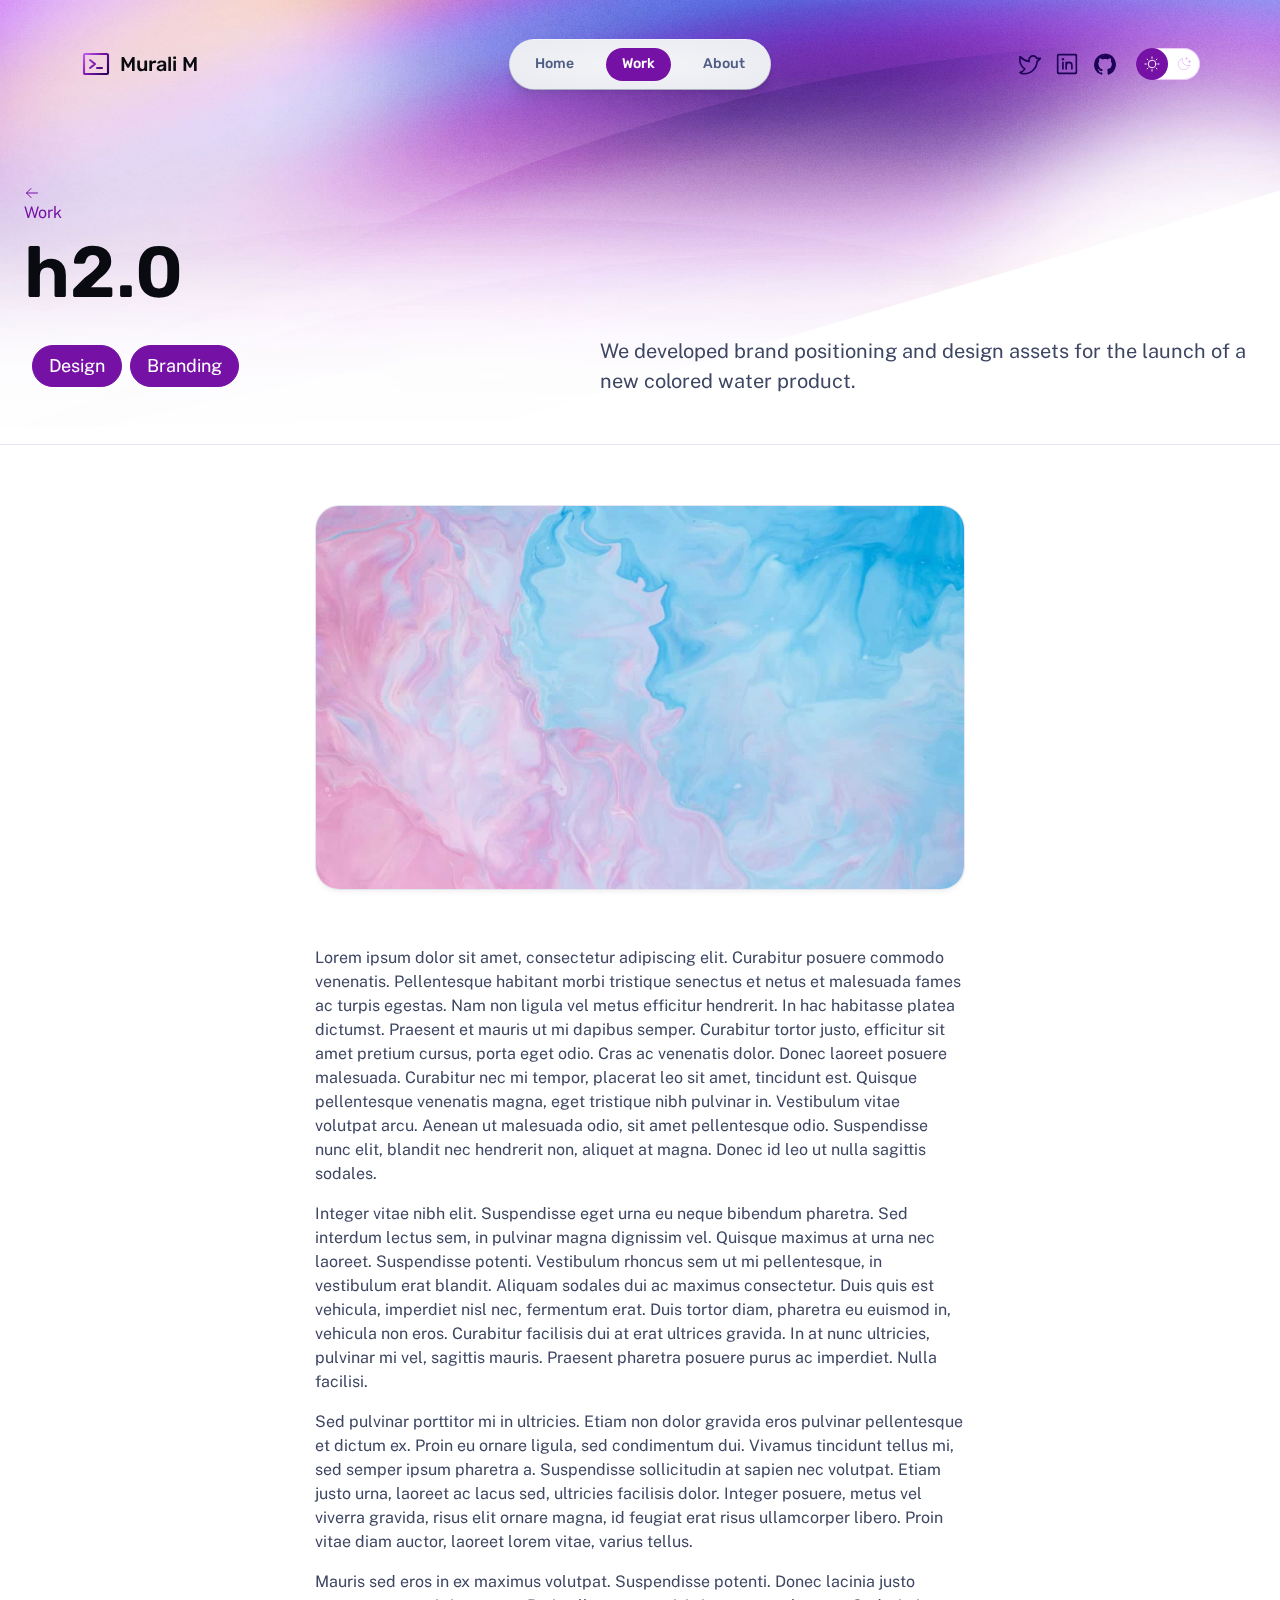
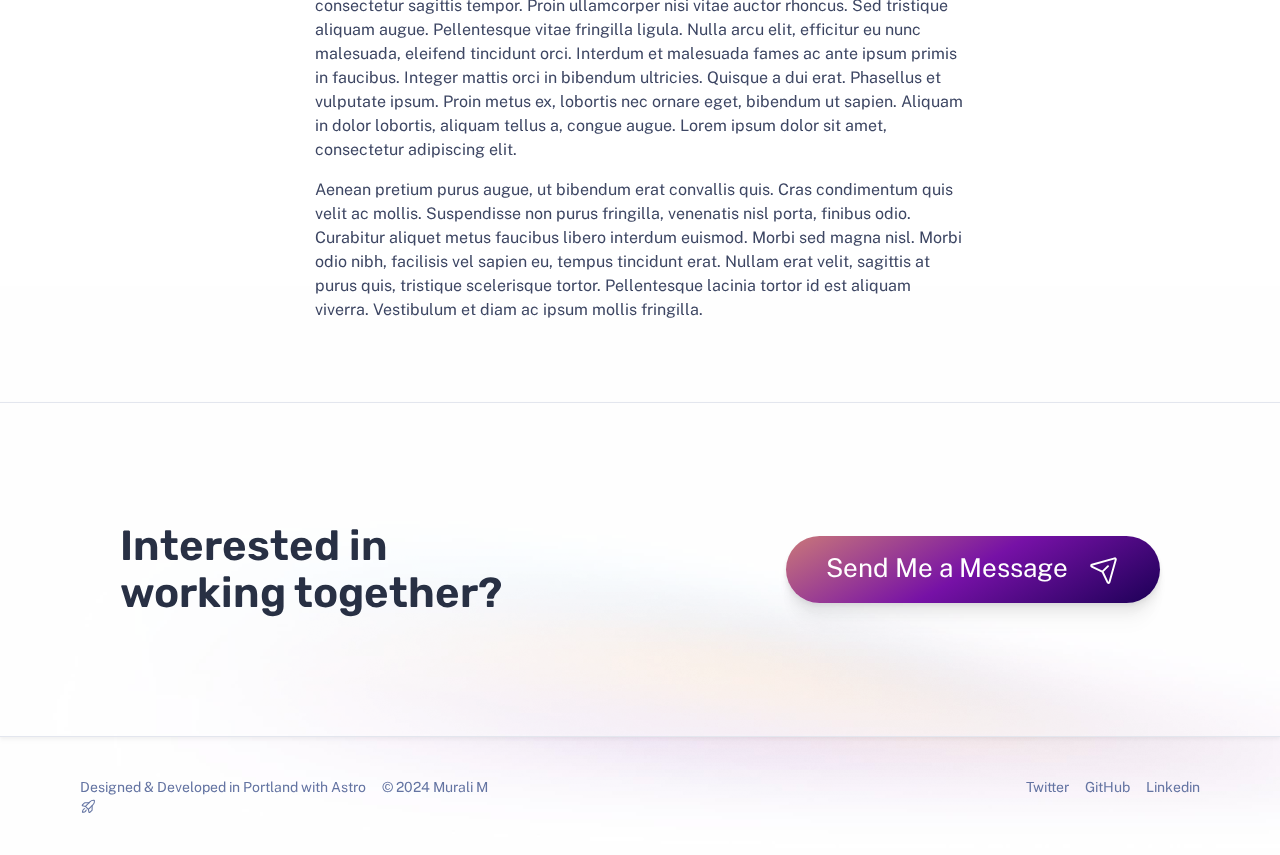
<file: work/h20/index.html>
<!DOCTYPE html><html lang="en" data-astro-cid-37fxchfa> <head><meta charset="UTF-8"><meta name="description" property="og:description" content="We developed brand positioning and design assets for the launch
of a new colored water product.
"><meta name="viewport" content="width=device-width"><meta name="generator" content="Astro v4.7.0"><title>h2.0</title><link rel="icon" type="image/svg+xml" href="/favicon.svg"><link rel="preconnect" href="https://fonts.googleapis.com"><link rel="preconnect" href="https://fonts.gstatic.com" crossorigin><link href="https://fonts.googleapis.com/css2?family=Public+Sans:ital,wght@0,400;0,700;1,400&family=Rubik:wght@500;600&display=swap" rel="stylesheet"><script>
	// This code is inlined in the head to make dark mode instant & blocking.
	const getThemePreference = () => {
		if (typeof localStorage !== 'undefined' && localStorage.getItem('theme')) {
			return localStorage.getItem('theme');
		}
		return window.matchMedia('(prefers-color-scheme: dark)').matches ? 'dark' : 'light';
	};
	const isDark = getThemePreference() === 'dark';
	document.documentElement.classList[isDark ? 'add' : 'remove']('theme-dark');

	if (typeof localStorage !== 'undefined') {
		// Watch the document element and persist user preference when it changes.
		const observer = new MutationObserver(() => {
			const isDark = document.documentElement.classList.contains('theme-dark');
			localStorage.setItem('theme', isDark ? 'dark' : 'light');
		});
		observer.observe(document.documentElement, { attributes: true, attributeFilter: ['class'] });
	}
</script><link rel="stylesheet" href="/_astro/about.BZ-IojzI.css">
<style>a[data-astro-cid-balv45lp]{position:relative;display:flex;place-content:center;text-align:center;padding:.56em 2em;gap:.8em;color:var(--accent-text-over);text-decoration:none;line-height:1.1;border-radius:999rem;overflow:hidden;background:var(--gradient-accent-orange);box-shadow:var(--shadow-md);white-space:nowrap}@media (min-width: 20em){a[data-astro-cid-balv45lp]{font-size:var(--text-lg)}}a[data-astro-cid-balv45lp]:after{content:"";position:absolute;inset:0;pointer-events:none;transition:background-color var(--theme-transition);mix-blend-mode:overlay}a[data-astro-cid-balv45lp]:focus:after,a[data-astro-cid-balv45lp]:hover:after{background-color:hsla(var(--gray-999-basis),.3)}@media (min-width: 50em){a[data-astro-cid-balv45lp]{padding:1.125rem 2.5rem;font-size:var(--text-xl)}}aside[data-astro-cid-rcdzuq3a]{display:flex;flex-direction:column;align-items:center;gap:3rem;border-top:1px solid var(--gray-800);border-bottom:1px solid var(--gray-800);padding:5rem 1.5rem;background-color:var(--gray-999_40);box-shadow:var(--shadow-sm)}h2[data-astro-cid-rcdzuq3a]{font-size:var(--text-xl);text-align:center;max-width:15ch}@media (min-width: 50em){aside[data-astro-cid-rcdzuq3a]{padding:7.5rem;flex-direction:row;flex-wrap:wrap;justify-content:space-between}h2[data-astro-cid-rcdzuq3a]{font-size:var(--text-3xl);text-align:left}}
svg[data-astro-cid-patnjmll]{vertical-align:middle;width:var(--size, 1em);height:var(--size, 1em)}
.pill[data-astro-cid-2qeywk4b]{display:flex;padding:.5rem 1rem;gap:.5rem;color:var(--accent-text-over);border:1px solid var(--accent-regular);background-color:var(--accent-regular);border-radius:999rem;font-size:var(--text-md);line-height:1.35;white-space:nowrap}
header[data-astro-cid-qwekciqp]{padding-bottom:2.5rem;border-bottom:1px solid var(--gray-800)}.back-link[data-astro-cid-qwekciqp]{display:none}.details[data-astro-cid-qwekciqp]{display:flex;flex-direction:column;padding:.5rem;gap:1.5rem;justify-content:space-between;align-items:center}.tags[data-astro-cid-qwekciqp]{display:flex;gap:.5rem}.description[data-astro-cid-qwekciqp]{font-size:var(--text-lg);max-width:54ch}.content[data-astro-cid-qwekciqp]{max-width:65ch;margin-inline:auto}.content[data-astro-cid-qwekciqp]>*+*{margin-top:1rem}.content[data-astro-cid-qwekciqp] h1,.content[data-astro-cid-qwekciqp] h2,.content[data-astro-cid-qwekciqp] h3,.content[data-astro-cid-qwekciqp] h4,.content[data-astro-cid-qwekciqp] h5{margin:1.5rem 0}.content[data-astro-cid-qwekciqp] img{border-radius:1.5rem;box-shadow:var(--shadow-sm);background:var(--gradient-subtle);border:1px solid var(--gray-800)}.content[data-astro-cid-qwekciqp] blockquote{font-size:var(--text-lg);font-family:var(--font-brand);font-weight:600;line-height:1.1;padding-inline-start:1.5rem;border-inline-start:.25rem solid var(--accent-dark);color:var(--gray-0)}.back-link[data-astro-cid-qwekciqp],.content[data-astro-cid-qwekciqp] a{-webkit-text-decoration:1px solid underline transparent;text-decoration:1px solid underline transparent;text-underline-offset:.25em;transition:text-decoration-color var(--theme-transition)}.back-link[data-astro-cid-qwekciqp]:hover,.back-link[data-astro-cid-qwekciqp]:focus,.content[data-astro-cid-qwekciqp] a:hover,.content[data-astro-cid-qwekciqp] a:focus{text-decoration-color:currentColor}@media (min-width: 50em){.back-link[data-astro-cid-qwekciqp]{display:block;align-self:flex-start}.details[data-astro-cid-qwekciqp]{flex-direction:row;gap:2.5rem}.content[data-astro-cid-qwekciqp] blockquote{font-size:var(--text-2xl)}}
</style><script type="module">addEventListener("load",()=>document.documentElement.classList.add("loaded"));class i extends HTMLElement{constructor(){super(),this.appendChild(this.querySelector("template").content.cloneNode(!0));const t=this.querySelector("button"),e=document.getElementById("menu-content");e.hidden=!0,e.classList.add("menu-content");const n=s=>{t.setAttribute("aria-expanded",s?"true":"false"),e.hidden=!s};t.addEventListener("click",()=>n(e.hidden));const d=s=>{n(s.matches),t.hidden=s.matches},c=window.matchMedia("(min-width: 50em)");d(c),c.addEventListener("change",d)}}customElements.define("menu-button",i);class a extends HTMLElement{constructor(){super();const t=this.querySelector("button"),e=n=>{document.documentElement.classList[n?"add":"remove"]("theme-dark"),t.setAttribute("aria-pressed",String(n))};t.addEventListener("click",()=>e(!this.isDark())),e(this.isDark())}isDark(){return document.documentElement.classList.contains("theme-dark")}}customElements.define("theme-toggle",a);
</script></head> <body data-astro-cid-37fxchfa> <div class="stack backgrounds" data-astro-cid-37fxchfa> <nav data-astro-cid-dmqpwcec> <div class="menu-header" data-astro-cid-dmqpwcec> <a href="/" class="site-title" data-astro-cid-dmqpwcec> <svg xmlns="http://www.w3.org/2000/svg" width="40" height="40" viewBox="0 0 256 256" aria-hidden="true" stroke="url(#icon-gradient-358ir1g6h)" fill="url(#icon-gradient-358ir1g6h)" style="--size:1.6em" class="astro-patnjmll" data-astro-cid-patnjmll> <g data-astro-cid-patnjmll><path fill="none" stroke-linecap="round" stroke-linejoin="round" stroke-width="16" d="m80 96 40 32-40 32m56 0h40"/><rect width="192" height="160" x="32" y="48" fill="none" stroke-linecap="round" stroke-linejoin="round" stroke-width="16.97" rx="8.5"/></g> <linearGradient id="icon-gradient-358ir1g6h" x1="23" x2="235" y1="43" y2="202" gradientUnits="userSpaceOnUse" data-astro-cid-patnjmll> <stop stop-color="var(--gradient-stop-1)" data-astro-cid-patnjmll></stop> <stop offset=".5" stop-color="var(--gradient-stop-2)" data-astro-cid-patnjmll></stop> <stop offset="1" stop-color="var(--gradient-stop-3)" data-astro-cid-patnjmll></stop> </linearGradient> </svg> 
Murali M
</a> <menu-button data-astro-cid-dmqpwcec> <template data-astro-cid-dmqpwcec> <button class="menu-button" aria-expanded="false" data-astro-cid-dmqpwcec> <span class="sr-only" data-astro-cid-dmqpwcec>Menu</span> <svg xmlns="http://www.w3.org/2000/svg" width="40" height="40" viewBox="0 0 256 256" aria-hidden="true" stroke="currentcolor" fill="currentcolor" class="astro-patnjmll" data-astro-cid-patnjmll> <g data-astro-cid-patnjmll><path stroke-linecap="round" stroke-linejoin="round" stroke-width="16" d="M40 128h176M40 64h176M40 192h176"/></g>  </svg>  </button> </template> </menu-button> </div> <noscript> <ul class="nav-items" data-astro-cid-dmqpwcec> <li data-astro-cid-dmqpwcec> <a class="link" href="/" data-astro-cid-dmqpwcec> Home </a> </li><li data-astro-cid-dmqpwcec> <a class="link active" href="/work/" data-astro-cid-dmqpwcec> Work </a> </li><li data-astro-cid-dmqpwcec> <a class="link" href="/about/" data-astro-cid-dmqpwcec> About </a> </li> </ul> </noscript> <noscript> <div class="menu-footer" data-astro-cid-dmqpwcec> <div class="socials" data-astro-cid-dmqpwcec> <a href="https://twitter.com/me" class="social" data-astro-cid-dmqpwcec> <span class="sr-only" data-astro-cid-dmqpwcec>Twitter</span> <svg xmlns="http://www.w3.org/2000/svg" width="40" height="40" viewBox="0 0 256 256" aria-hidden="true" stroke="currentcolor" fill="currentcolor" class="astro-patnjmll" data-astro-cid-patnjmll> <g data-astro-cid-patnjmll><path fill="none" stroke-linecap="round" stroke-linejoin="round" stroke-width="16" d="M128 88c0-22 18.5-40.3 40.5-40a40 40 0 0 1 36.2 24H240l-32.3 32.3A127.9 127.9 0 0 1 80 224c-32 0-40-12-40-12s32-12 48-36c0 0-64-32-48-120 0 0 40 40 88 48Z"/></g>  </svg>  </a><a href="https://www.linkedin.com/in/murali-m-109120271/" class="social" data-astro-cid-dmqpwcec> <span class="sr-only" data-astro-cid-dmqpwcec>Linkedin</span> <svg xmlns="http://www.w3.org/2000/svg" width="40" height="40" viewBox="0 0 256 256" aria-hidden="true" stroke="currentcolor" fill="currentcolor" class="astro-patnjmll" data-astro-cid-patnjmll> <g data-astro-cid-patnjmll><rect width="184" height="184" x="36" y="36" fill="none" stroke-linecap="round" stroke-linejoin="round" stroke-width="16" rx="8"/><path fill="none" stroke-linecap="round" stroke-linejoin="round" stroke-width="16" d="M120 112v64m-32-64v64m32-36a28 28 0 0 1 56 0v36"/><circle stroke="none" cx="88" cy="80" r="12"/></g>  </svg>  </a><a href="https://github.com/Murali-1105/My_Projects.git" class="social" data-astro-cid-dmqpwcec> <span class="sr-only" data-astro-cid-dmqpwcec>GitHub</span> <svg xmlns="http://www.w3.org/2000/svg" width="40" height="40" viewBox="0 0 256 256" aria-hidden="true" stroke="currentcolor" fill="currentcolor" class="astro-patnjmll" data-astro-cid-patnjmll> <g data-astro-cid-patnjmll><g stroke-linecap="round" stroke-linejoin="round"><path fill="none" stroke-width="14.7" d="M55.7 167.2c13.9 1 21.3 13.1 22.2 14.6 4.2 7.2 10.4 9.6 18.3 7.1l1.1-3.4a60.3 60.3 0 0 1-25.8-11.9c-12-10.1-18-25.6-18-46.3"/><path fill="none" stroke-width="16" d="M61.4 205.1a24.5 24.5 0 0 1-3-6.1c-3.2-7.9-7.1-10.6-7.8-11.1l-1-.6c-2.4-1.6-9.5-6.5-7.2-13.9 1.4-4.5 6-7.2 12.3-7.2h.8c4 .3 7.6 1.5 10.7 3.2-9.1-10.1-13.6-24.3-13.6-42.3 0-11.3 3.5-21.7 10.1-30.4A46.7 46.7 0 0 1 65 67.3a8.3 8.3 0 0 1 5-4.7c2.8-.9 13.3-2.7 33.2 9.9a105 105 0 0 1 50.5 0c19.9-12.6 30.4-10.8 33.2-9.9 2.3.7 4.1 2.4 5 4.7 5 12.7 4 23.2 2.6 29.4 6.7 8.7 10 18.9 10 30.4 0 42.6-25.8 54.7-43.6 58.7 1.4 4.1 2.2 8.8 2.2 13.7l-.1 23.4v2.3"/><path fill="none" stroke-width="16" d="M160.9 185.7c1.4 4.1 2.2 8.8 2.2 13.7l-.1 23.4v2.3A98.6 98.6 0 1 0 61.4 205c-1.4-2.1-11.3-17.5-11.8-17.8-2.4-1.6-9.5-6.5-7.2-13.9 1.4-4.5 6-7.2 12.3-7.2h.8c4 .3 7.6 1.5 10.7 3.2-9.1-10.1-13.6-24.3-13.6-42.3 0-11.3 3.5-21.7 10.1-30.4A46.4 46.4 0 0 1 65 67.3a8.3 8.3 0 0 1 5-4.7c2.8-.9 13.3-2.7 33.2 9.9a105 105 0 0 1 50.5 0c19.9-12.6 30.4-10.8 33.2-9.9 2.3.7 4.1 2.4 5 4.7 5 12.7 4 23.2 2.6 29.4 6.7 8.7 10 18.9 10 30.4.1 42.6-25.8 54.7-43.6 58.6z"/><path fill="none" stroke-width="18.7" d="m170.1 203.3 17.3-12 17.2-18.7 9.5-26.6v-27.9l-9.5-27.5" /><path fill="none" stroke-width="22.7" d="m92.1 57.3 23.3-4.6 18.7-1.4 29.3 5.4m-110 32.6-8 16-4 21.4.6 20.3 3.4 13" /><path fill="none" stroke-width="13.3" d="M28.8 133a100 100 0 0 0 66.9 94.4v-8.7c-22.4 1.8-33-11.5-35.6-19.8-3.4-8.6-7.8-11.4-8.5-11.8"/></g></g>  </svg>  </a> </div> </div> </noscript> <div id="menu-content" hidden data-astro-cid-dmqpwcec> <ul class="nav-items" data-astro-cid-dmqpwcec> <li data-astro-cid-dmqpwcec> <a class="link" href="/" data-astro-cid-dmqpwcec> Home </a> </li><li data-astro-cid-dmqpwcec> <a class="link active" href="/work/" data-astro-cid-dmqpwcec> Work </a> </li><li data-astro-cid-dmqpwcec> <a class="link" href="/about/" data-astro-cid-dmqpwcec> About </a> </li> </ul> <div class="menu-footer" data-astro-cid-dmqpwcec> <div class="socials" data-astro-cid-dmqpwcec> <a href="https://twitter.com/me" class="social" data-astro-cid-dmqpwcec> <span class="sr-only" data-astro-cid-dmqpwcec>Twitter</span> <svg xmlns="http://www.w3.org/2000/svg" width="40" height="40" viewBox="0 0 256 256" aria-hidden="true" stroke="currentcolor" fill="currentcolor" class="astro-patnjmll" data-astro-cid-patnjmll> <g data-astro-cid-patnjmll><path fill="none" stroke-linecap="round" stroke-linejoin="round" stroke-width="16" d="M128 88c0-22 18.5-40.3 40.5-40a40 40 0 0 1 36.2 24H240l-32.3 32.3A127.9 127.9 0 0 1 80 224c-32 0-40-12-40-12s32-12 48-36c0 0-64-32-48-120 0 0 40 40 88 48Z"/></g>  </svg>  </a><a href="https://www.linkedin.com/in/murali-m-109120271/" class="social" data-astro-cid-dmqpwcec> <span class="sr-only" data-astro-cid-dmqpwcec>Linkedin</span> <svg xmlns="http://www.w3.org/2000/svg" width="40" height="40" viewBox="0 0 256 256" aria-hidden="true" stroke="currentcolor" fill="currentcolor" class="astro-patnjmll" data-astro-cid-patnjmll> <g data-astro-cid-patnjmll><rect width="184" height="184" x="36" y="36" fill="none" stroke-linecap="round" stroke-linejoin="round" stroke-width="16" rx="8"/><path fill="none" stroke-linecap="round" stroke-linejoin="round" stroke-width="16" d="M120 112v64m-32-64v64m32-36a28 28 0 0 1 56 0v36"/><circle stroke="none" cx="88" cy="80" r="12"/></g>  </svg>  </a><a href="https://github.com/Murali-1105/My_Projects.git" class="social" data-astro-cid-dmqpwcec> <span class="sr-only" data-astro-cid-dmqpwcec>GitHub</span> <svg xmlns="http://www.w3.org/2000/svg" width="40" height="40" viewBox="0 0 256 256" aria-hidden="true" stroke="currentcolor" fill="currentcolor" class="astro-patnjmll" data-astro-cid-patnjmll> <g data-astro-cid-patnjmll><g stroke-linecap="round" stroke-linejoin="round"><path fill="none" stroke-width="14.7" d="M55.7 167.2c13.9 1 21.3 13.1 22.2 14.6 4.2 7.2 10.4 9.6 18.3 7.1l1.1-3.4a60.3 60.3 0 0 1-25.8-11.9c-12-10.1-18-25.6-18-46.3"/><path fill="none" stroke-width="16" d="M61.4 205.1a24.5 24.5 0 0 1-3-6.1c-3.2-7.9-7.1-10.6-7.8-11.1l-1-.6c-2.4-1.6-9.5-6.5-7.2-13.9 1.4-4.5 6-7.2 12.3-7.2h.8c4 .3 7.6 1.5 10.7 3.2-9.1-10.1-13.6-24.3-13.6-42.3 0-11.3 3.5-21.7 10.1-30.4A46.7 46.7 0 0 1 65 67.3a8.3 8.3 0 0 1 5-4.7c2.8-.9 13.3-2.7 33.2 9.9a105 105 0 0 1 50.5 0c19.9-12.6 30.4-10.8 33.2-9.9 2.3.7 4.1 2.4 5 4.7 5 12.7 4 23.2 2.6 29.4 6.7 8.7 10 18.9 10 30.4 0 42.6-25.8 54.7-43.6 58.7 1.4 4.1 2.2 8.8 2.2 13.7l-.1 23.4v2.3"/><path fill="none" stroke-width="16" d="M160.9 185.7c1.4 4.1 2.2 8.8 2.2 13.7l-.1 23.4v2.3A98.6 98.6 0 1 0 61.4 205c-1.4-2.1-11.3-17.5-11.8-17.8-2.4-1.6-9.5-6.5-7.2-13.9 1.4-4.5 6-7.2 12.3-7.2h.8c4 .3 7.6 1.5 10.7 3.2-9.1-10.1-13.6-24.3-13.6-42.3 0-11.3 3.5-21.7 10.1-30.4A46.4 46.4 0 0 1 65 67.3a8.3 8.3 0 0 1 5-4.7c2.8-.9 13.3-2.7 33.2 9.9a105 105 0 0 1 50.5 0c19.9-12.6 30.4-10.8 33.2-9.9 2.3.7 4.1 2.4 5 4.7 5 12.7 4 23.2 2.6 29.4 6.7 8.7 10 18.9 10 30.4.1 42.6-25.8 54.7-43.6 58.6z"/><path fill="none" stroke-width="18.7" d="m170.1 203.3 17.3-12 17.2-18.7 9.5-26.6v-27.9l-9.5-27.5" /><path fill="none" stroke-width="22.7" d="m92.1 57.3 23.3-4.6 18.7-1.4 29.3 5.4m-110 32.6-8 16-4 21.4.6 20.3 3.4 13" /><path fill="none" stroke-width="13.3" d="M28.8 133a100 100 0 0 0 66.9 94.4v-8.7c-22.4 1.8-33-11.5-35.6-19.8-3.4-8.6-7.8-11.4-8.5-11.8"/></g></g>  </svg>  </a> </div> <div class="theme-toggle" data-astro-cid-dmqpwcec> <theme-toggle data-astro-cid-x3pjskd3> <button data-astro-cid-x3pjskd3> <span class="sr-only" data-astro-cid-x3pjskd3>Dark theme</span> <span class="icon light" data-astro-cid-x3pjskd3><svg xmlns="http://www.w3.org/2000/svg" width="40" height="40" viewBox="0 0 256 256" aria-hidden="true" stroke="currentcolor" fill="currentcolor" class="astro-patnjmll" data-astro-cid-patnjmll> <g data-astro-cid-patnjmll><circle cx="128" cy="128" r="60" fill="none" stroke-linecap="round" stroke-linejoin="round" stroke-width="16"/><path fill="none" stroke-linecap="round" stroke-linejoin="round" stroke-width="16" d="M128 36V16M63 63 49 49m-13 79H16m47 65-14 14m79 13v20m65-47 14 14m13-79h20m-47-65 14-14"/></g>  </svg> </span> <span class="icon dark" data-astro-cid-x3pjskd3><svg xmlns="http://www.w3.org/2000/svg" width="40" height="40" viewBox="0 0 256 256" aria-hidden="true" stroke="currentcolor" fill="currentcolor" class="astro-patnjmll" data-astro-cid-patnjmll> <g data-astro-cid-patnjmll><path fill="none" stroke-linecap="round" stroke-linejoin="round" stroke-width="16" d="M216 112V64m24 24h-48m-24-64v32m16-16h-32m65 113A92 92 0 0 1 103 39h0a92 92 0 1 0 114 114Z"/></g>  </svg> </span> </button> </theme-toggle>   </div> </div> </div> </nav>    <div class="stack gap-20" data-astro-cid-qwekciqp> <div class="stack gap-15" data-astro-cid-qwekciqp> <header data-astro-cid-qwekciqp> <div class="wrapper stack gap-2" data-astro-cid-qwekciqp> <a class="back-link" href="/work/" data-astro-cid-qwekciqp><svg xmlns="http://www.w3.org/2000/svg" width="40" height="40" viewBox="0 0 256 256" aria-hidden="true" stroke="currentcolor" fill="currentcolor" class="astro-patnjmll" data-astro-cid-patnjmll> <g data-astro-cid-patnjmll><path fill="none" stroke-linecap="round" stroke-linejoin="round" stroke-width="16" d="M216 128H40m72-72-72 72 72 72"/></g>  </svg>  Work</a> <div class="hero stack gap-4 start" data-astro-cid-bbe6dxrz> <div class="stack gap-2" data-astro-cid-bbe6dxrz> <h1 class="title" data-astro-cid-bbe6dxrz>h2.0</h1>  </div>  <div class="details" data-astro-cid-qwekciqp> <div class="tags" data-astro-cid-qwekciqp> <div class="pill" data-astro-cid-2qeywk4b>Design</div> <div class="pill" data-astro-cid-2qeywk4b>Branding</div>  </div> <p class="description" data-astro-cid-qwekciqp>We developed brand positioning and design assets for the launch
of a new colored water product.
</p> </div>  </div>  </div> </header> <main class="wrapper" data-astro-cid-qwekciqp> <div class="stack gap-10 content" data-astro-cid-qwekciqp> <img src="/assets/stock-4.jpg" alt="Soft pink and baby blue water ripples together in a subtle texture." data-astro-cid-qwekciqp> <div class="content" data-astro-cid-qwekciqp> <p>Lorem ipsum dolor sit amet, consectetur adipiscing elit. Curabitur posuere commodo venenatis. Pellentesque habitant morbi tristique senectus et netus et malesuada fames ac turpis egestas. Nam non ligula vel metus efficitur hendrerit. In hac habitasse platea dictumst. Praesent et mauris ut mi dapibus semper. Curabitur tortor justo, efficitur sit amet pretium cursus, porta eget odio. Cras ac venenatis dolor. Donec laoreet posuere malesuada. Curabitur nec mi tempor, placerat leo sit amet, tincidunt est. Quisque pellentesque venenatis magna, eget tristique nibh pulvinar in. Vestibulum vitae volutpat arcu. Aenean ut malesuada odio, sit amet pellentesque odio. Suspendisse nunc elit, blandit nec hendrerit non, aliquet at magna. Donec id leo ut nulla sagittis sodales.</p>
<p>Integer vitae nibh elit. Suspendisse eget urna eu neque bibendum pharetra. Sed interdum lectus sem, in pulvinar magna dignissim vel. Quisque maximus at urna nec laoreet. Suspendisse potenti. Vestibulum rhoncus sem ut mi pellentesque, in vestibulum erat blandit. Aliquam sodales dui ac maximus consectetur. Duis quis est vehicula, imperdiet nisl nec, fermentum erat. Duis tortor diam, pharetra eu euismod in, vehicula non eros. Curabitur facilisis dui at erat ultrices gravida. In at nunc ultricies, pulvinar mi vel, sagittis mauris. Praesent pharetra posuere purus ac imperdiet. Nulla facilisi.</p>
<p>Sed pulvinar porttitor mi in ultricies. Etiam non dolor gravida eros pulvinar pellentesque et dictum ex. Proin eu ornare ligula, sed condimentum dui. Vivamus tincidunt tellus mi, sed semper ipsum pharetra a. Suspendisse sollicitudin at sapien nec volutpat. Etiam justo urna, laoreet ac lacus sed, ultricies facilisis dolor. Integer posuere, metus vel viverra gravida, risus elit ornare magna, id feugiat erat risus ullamcorper libero. Proin vitae diam auctor, laoreet lorem vitae, varius tellus.</p>
<p>Mauris sed eros in ex maximus volutpat. Suspendisse potenti. Donec lacinia justo consectetur sagittis tempor. Proin ullamcorper nisi vitae auctor rhoncus. Sed tristique aliquam augue. Pellentesque vitae fringilla ligula. Nulla arcu elit, efficitur eu nunc malesuada, eleifend tincidunt orci. Interdum et malesuada fames ac ante ipsum primis in faucibus. Integer mattis orci in bibendum ultricies. Quisque a dui erat. Phasellus et vulputate ipsum. Proin metus ex, lobortis nec ornare eget, bibendum ut sapien. Aliquam in dolor lobortis, aliquam tellus a, congue augue. Lorem ipsum dolor sit amet, consectetur adipiscing elit.</p>
<p>Aenean pretium purus augue, ut bibendum erat convallis quis. Cras condimentum quis velit ac mollis. Suspendisse non purus fringilla, venenatis nisl porta, finibus odio. Curabitur aliquet metus faucibus libero interdum euismod. Morbi sed magna nisl. Morbi odio nibh, facilisis vel sapien eu, tempus tincidunt erat. Nullam erat velit, sagittis at purus quis, tristique scelerisque tortor. Pellentesque lacinia tortor id est aliquam viverra. Vestibulum et diam ac ipsum mollis fringilla.</p> </div> </div> </main> </div> <aside data-astro-cid-rcdzuq3a> <h2 data-astro-cid-rcdzuq3a>Interested in working together?</h2> <a href="mailto:mmurali8584@gmail.com" data-astro-cid-balv45lp>
Send Me a Message
<svg xmlns="http://www.w3.org/2000/svg" width="40" height="40" viewBox="0 0 256 256" aria-hidden="true" stroke="currentcolor" fill="currentcolor" style="--size:1.2em" class="astro-patnjmll" data-astro-cid-patnjmll> <g data-astro-cid-patnjmll><path fill="none" stroke-linecap="round" stroke-linejoin="round" stroke-width="16" d="M210.3 35.9 23.9 88.4a8 8 0 0 0-1.2 15l85.6 40.5a7.8 7.8 0 0 1 3.8 3.8l40.5 85.6a8 8 0 0 0 15-1.2l52.5-186.4a7.9 7.9 0 0 0-9.8-9.8Zm-99.4 109.2 45.2-45.2"/></g>  </svg>  </a>  </aside>  </div>  <footer data-astro-cid-sz7xmlte> <div class="group" data-astro-cid-sz7xmlte> <p data-astro-cid-sz7xmlte>
Designed & Developed in Portland with Astro
<svg xmlns="http://www.w3.org/2000/svg" width="40" height="40" viewBox="0 0 256 256" aria-hidden="true" stroke="currentcolor" fill="currentcolor" style="--size:1.2em" class="astro-patnjmll" data-astro-cid-patnjmll> <g data-astro-cid-patnjmll><path fill="none" stroke-linecap="round" stroke-linejoin="round" stroke-width="16" d="M94.1 184.6c-11.4 33.9-56.6 33.9-56.6 33.9s0-45.2 33.9-56.6m124.5-56.5L128 173.3 82.7 128l67.9-67.9C176.3 34.4 202 34.7 213 36.3a7.8 7.8 0 0 1 6.7 6.7c1.6 11 1.9 36.7-23.8 62.4Z"/><path fill="none" stroke-linecap="round" stroke-linejoin="round" stroke-width="16" d="M184.6 116.7v64.6a8 8 0 0 1-2.4 5.6l-32.3 32.4a8 8 0 0 1-13.5-4.1l-8.4-41.9m11.3-101.9H74.7a8 8 0 0 0-5.6 2.4l-32.4 32.3a8 8 0 0 0 4.1 13.5l41.9 8.4"/></g>  </svg>  </p> <p data-astro-cid-sz7xmlte>&copy; 2024 Murali M</p> </div> <p class="socials" data-astro-cid-sz7xmlte> <a href="https:/" data-astro-cid-sz7xmlte> Twitter</a> <a href="https://github.com/Murali-1105/My_Projects.git" data-astro-cid-sz7xmlte> GitHub</a> <a href="https://www.linkedin.com/in/murali-m-109120271/" data-astro-cid-sz7xmlte> Linkedin</a> </p> </footer>  </div>   </body> </html>
</file>
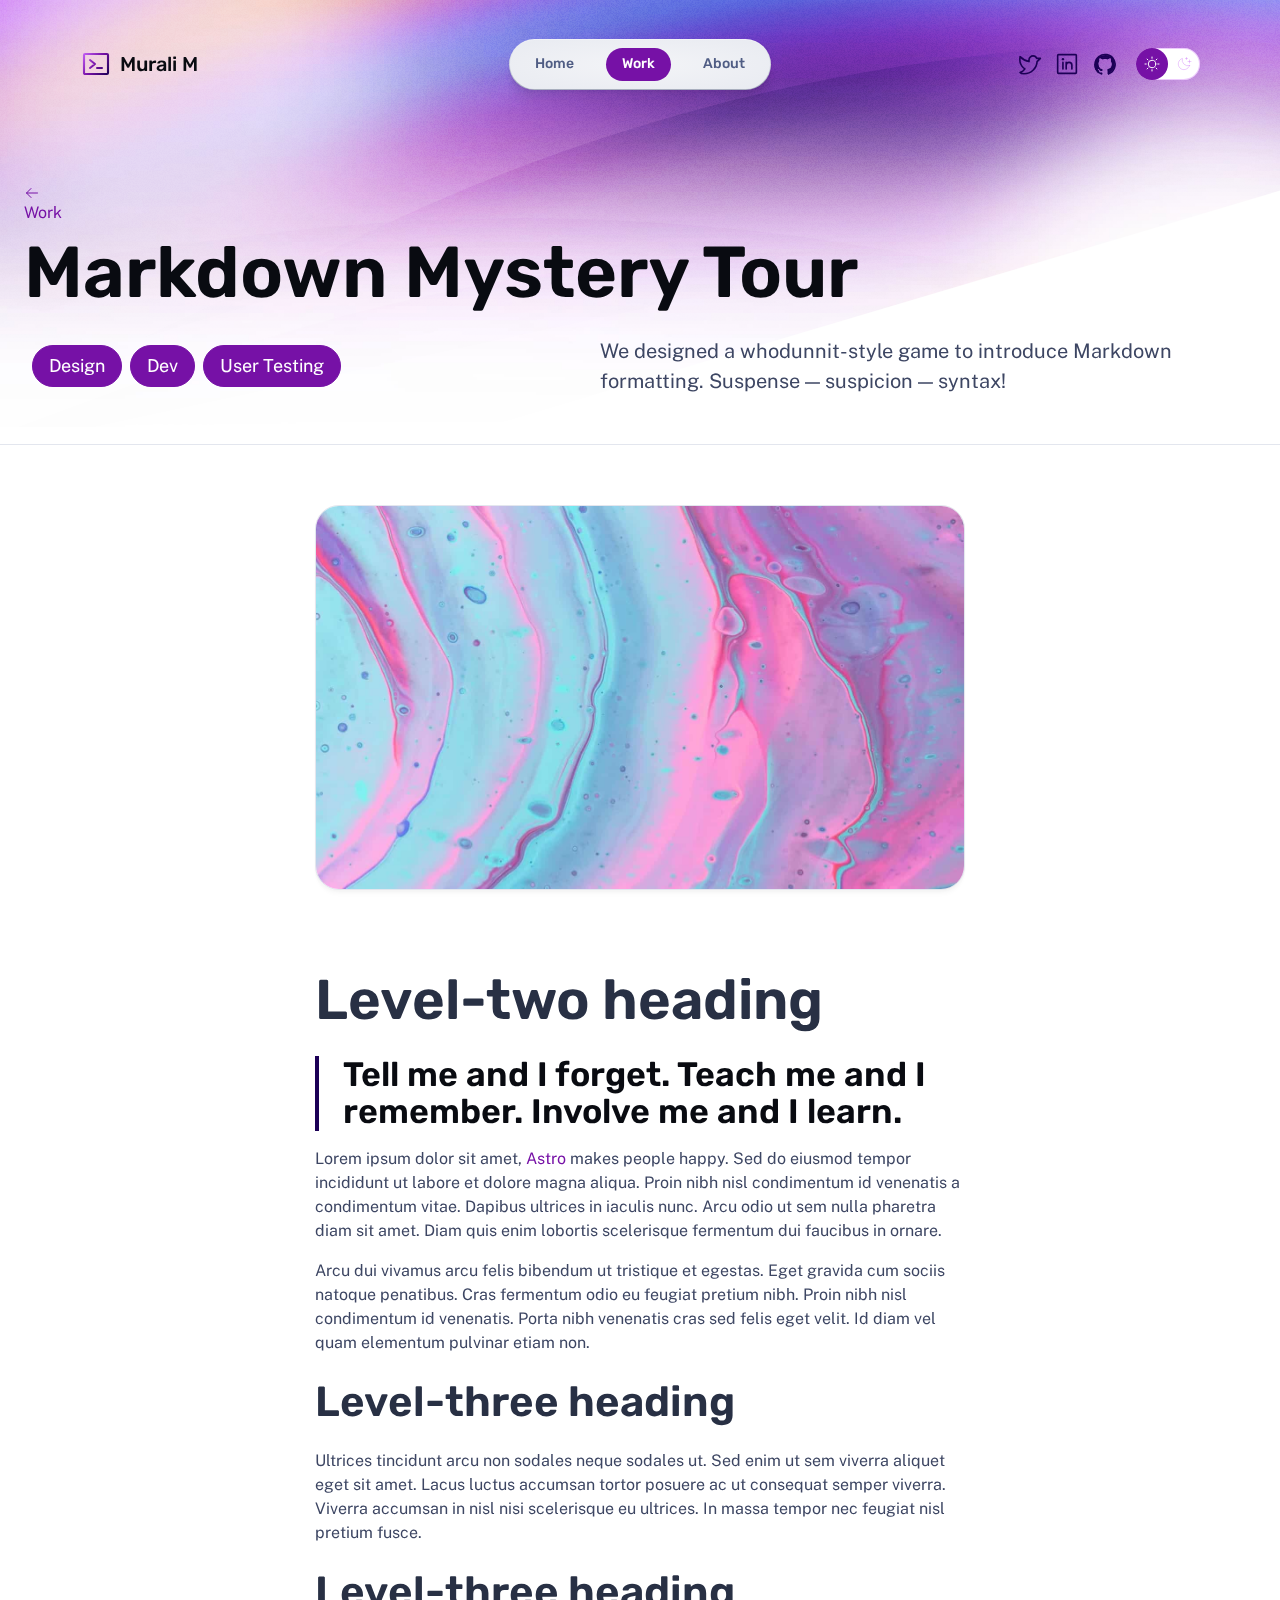
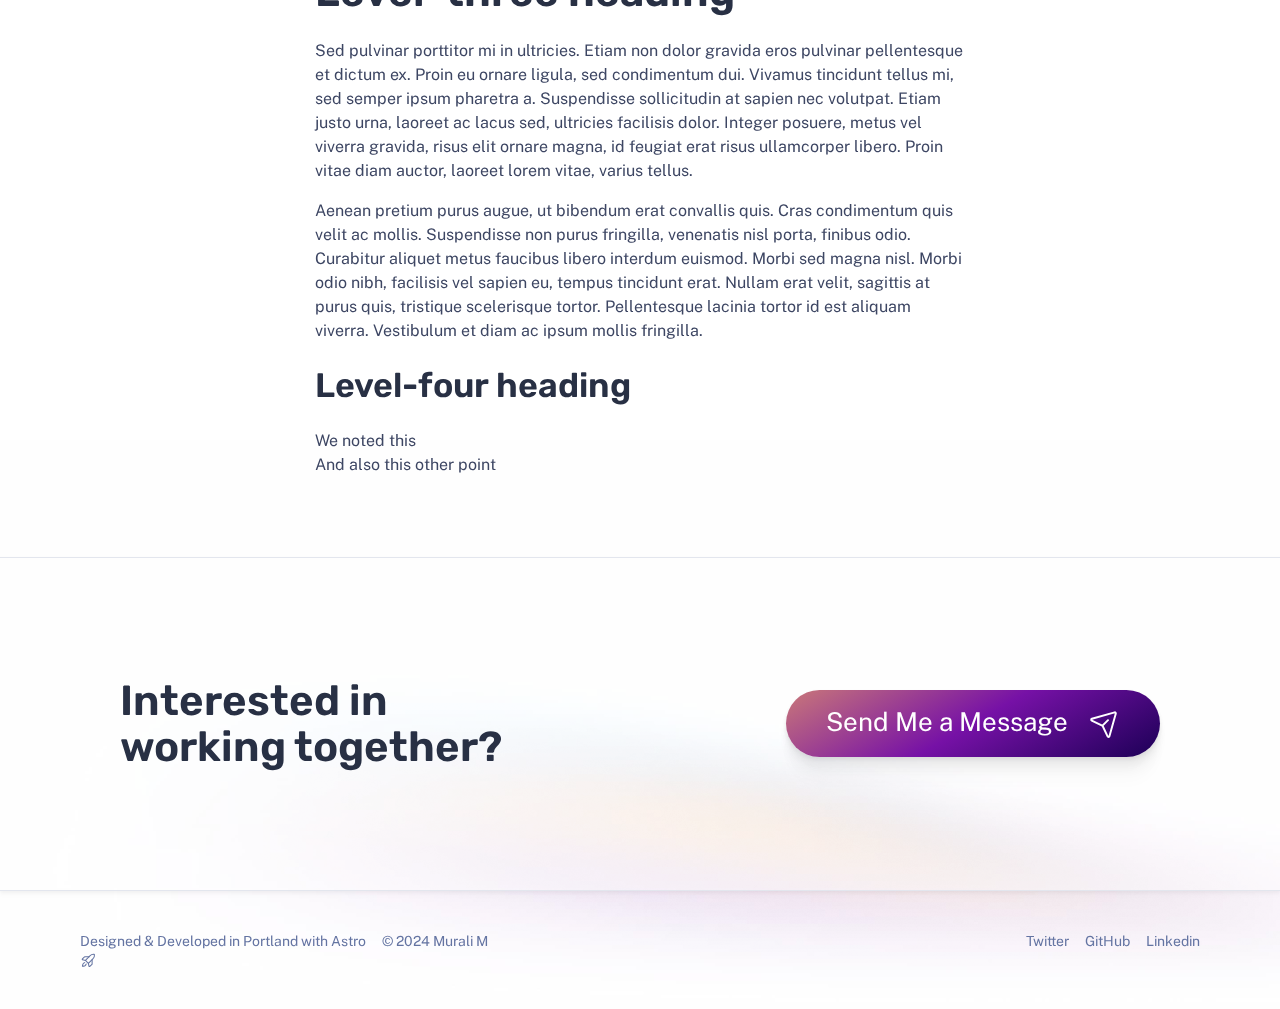
<file: work/markdown-mystery-tour/index.html>
<!DOCTYPE html><html lang="en" data-astro-cid-37fxchfa> <head><meta charset="UTF-8"><meta name="description" property="og:description" content="We designed a whodunnit-style game to introduce Markdown formatting. Suspense — suspicion — syntax!
"><meta name="viewport" content="width=device-width"><meta name="generator" content="Astro v4.7.0"><title>Markdown Mystery Tour</title><link rel="icon" type="image/svg+xml" href="/favicon.svg"><link rel="preconnect" href="https://fonts.googleapis.com"><link rel="preconnect" href="https://fonts.gstatic.com" crossorigin><link href="https://fonts.googleapis.com/css2?family=Public+Sans:ital,wght@0,400;0,700;1,400&family=Rubik:wght@500;600&display=swap" rel="stylesheet"><script>
	// This code is inlined in the head to make dark mode instant & blocking.
	const getThemePreference = () => {
		if (typeof localStorage !== 'undefined' && localStorage.getItem('theme')) {
			return localStorage.getItem('theme');
		}
		return window.matchMedia('(prefers-color-scheme: dark)').matches ? 'dark' : 'light';
	};
	const isDark = getThemePreference() === 'dark';
	document.documentElement.classList[isDark ? 'add' : 'remove']('theme-dark');

	if (typeof localStorage !== 'undefined') {
		// Watch the document element and persist user preference when it changes.
		const observer = new MutationObserver(() => {
			const isDark = document.documentElement.classList.contains('theme-dark');
			localStorage.setItem('theme', isDark ? 'dark' : 'light');
		});
		observer.observe(document.documentElement, { attributes: true, attributeFilter: ['class'] });
	}
</script><link rel="stylesheet" href="/_astro/about.BZ-IojzI.css">
<style>a[data-astro-cid-balv45lp]{position:relative;display:flex;place-content:center;text-align:center;padding:.56em 2em;gap:.8em;color:var(--accent-text-over);text-decoration:none;line-height:1.1;border-radius:999rem;overflow:hidden;background:var(--gradient-accent-orange);box-shadow:var(--shadow-md);white-space:nowrap}@media (min-width: 20em){a[data-astro-cid-balv45lp]{font-size:var(--text-lg)}}a[data-astro-cid-balv45lp]:after{content:"";position:absolute;inset:0;pointer-events:none;transition:background-color var(--theme-transition);mix-blend-mode:overlay}a[data-astro-cid-balv45lp]:focus:after,a[data-astro-cid-balv45lp]:hover:after{background-color:hsla(var(--gray-999-basis),.3)}@media (min-width: 50em){a[data-astro-cid-balv45lp]{padding:1.125rem 2.5rem;font-size:var(--text-xl)}}aside[data-astro-cid-rcdzuq3a]{display:flex;flex-direction:column;align-items:center;gap:3rem;border-top:1px solid var(--gray-800);border-bottom:1px solid var(--gray-800);padding:5rem 1.5rem;background-color:var(--gray-999_40);box-shadow:var(--shadow-sm)}h2[data-astro-cid-rcdzuq3a]{font-size:var(--text-xl);text-align:center;max-width:15ch}@media (min-width: 50em){aside[data-astro-cid-rcdzuq3a]{padding:7.5rem;flex-direction:row;flex-wrap:wrap;justify-content:space-between}h2[data-astro-cid-rcdzuq3a]{font-size:var(--text-3xl);text-align:left}}
svg[data-astro-cid-patnjmll]{vertical-align:middle;width:var(--size, 1em);height:var(--size, 1em)}
.pill[data-astro-cid-2qeywk4b]{display:flex;padding:.5rem 1rem;gap:.5rem;color:var(--accent-text-over);border:1px solid var(--accent-regular);background-color:var(--accent-regular);border-radius:999rem;font-size:var(--text-md);line-height:1.35;white-space:nowrap}
header[data-astro-cid-qwekciqp]{padding-bottom:2.5rem;border-bottom:1px solid var(--gray-800)}.back-link[data-astro-cid-qwekciqp]{display:none}.details[data-astro-cid-qwekciqp]{display:flex;flex-direction:column;padding:.5rem;gap:1.5rem;justify-content:space-between;align-items:center}.tags[data-astro-cid-qwekciqp]{display:flex;gap:.5rem}.description[data-astro-cid-qwekciqp]{font-size:var(--text-lg);max-width:54ch}.content[data-astro-cid-qwekciqp]{max-width:65ch;margin-inline:auto}.content[data-astro-cid-qwekciqp]>*+*{margin-top:1rem}.content[data-astro-cid-qwekciqp] h1,.content[data-astro-cid-qwekciqp] h2,.content[data-astro-cid-qwekciqp] h3,.content[data-astro-cid-qwekciqp] h4,.content[data-astro-cid-qwekciqp] h5{margin:1.5rem 0}.content[data-astro-cid-qwekciqp] img{border-radius:1.5rem;box-shadow:var(--shadow-sm);background:var(--gradient-subtle);border:1px solid var(--gray-800)}.content[data-astro-cid-qwekciqp] blockquote{font-size:var(--text-lg);font-family:var(--font-brand);font-weight:600;line-height:1.1;padding-inline-start:1.5rem;border-inline-start:.25rem solid var(--accent-dark);color:var(--gray-0)}.back-link[data-astro-cid-qwekciqp],.content[data-astro-cid-qwekciqp] a{-webkit-text-decoration:1px solid underline transparent;text-decoration:1px solid underline transparent;text-underline-offset:.25em;transition:text-decoration-color var(--theme-transition)}.back-link[data-astro-cid-qwekciqp]:hover,.back-link[data-astro-cid-qwekciqp]:focus,.content[data-astro-cid-qwekciqp] a:hover,.content[data-astro-cid-qwekciqp] a:focus{text-decoration-color:currentColor}@media (min-width: 50em){.back-link[data-astro-cid-qwekciqp]{display:block;align-self:flex-start}.details[data-astro-cid-qwekciqp]{flex-direction:row;gap:2.5rem}.content[data-astro-cid-qwekciqp] blockquote{font-size:var(--text-2xl)}}
</style><script type="module">addEventListener("load",()=>document.documentElement.classList.add("loaded"));class i extends HTMLElement{constructor(){super(),this.appendChild(this.querySelector("template").content.cloneNode(!0));const t=this.querySelector("button"),e=document.getElementById("menu-content");e.hidden=!0,e.classList.add("menu-content");const n=s=>{t.setAttribute("aria-expanded",s?"true":"false"),e.hidden=!s};t.addEventListener("click",()=>n(e.hidden));const d=s=>{n(s.matches),t.hidden=s.matches},c=window.matchMedia("(min-width: 50em)");d(c),c.addEventListener("change",d)}}customElements.define("menu-button",i);class a extends HTMLElement{constructor(){super();const t=this.querySelector("button"),e=n=>{document.documentElement.classList[n?"add":"remove"]("theme-dark"),t.setAttribute("aria-pressed",String(n))};t.addEventListener("click",()=>e(!this.isDark())),e(this.isDark())}isDark(){return document.documentElement.classList.contains("theme-dark")}}customElements.define("theme-toggle",a);
</script></head> <body data-astro-cid-37fxchfa> <div class="stack backgrounds" data-astro-cid-37fxchfa> <nav data-astro-cid-dmqpwcec> <div class="menu-header" data-astro-cid-dmqpwcec> <a href="/" class="site-title" data-astro-cid-dmqpwcec> <svg xmlns="http://www.w3.org/2000/svg" width="40" height="40" viewBox="0 0 256 256" aria-hidden="true" stroke="url(#icon-gradient-5syfru4t)" fill="url(#icon-gradient-5syfru4t)" style="--size:1.6em" class="astro-patnjmll" data-astro-cid-patnjmll> <g data-astro-cid-patnjmll><path fill="none" stroke-linecap="round" stroke-linejoin="round" stroke-width="16" d="m80 96 40 32-40 32m56 0h40"/><rect width="192" height="160" x="32" y="48" fill="none" stroke-linecap="round" stroke-linejoin="round" stroke-width="16.97" rx="8.5"/></g> <linearGradient id="icon-gradient-5syfru4t" x1="23" x2="235" y1="43" y2="202" gradientUnits="userSpaceOnUse" data-astro-cid-patnjmll> <stop stop-color="var(--gradient-stop-1)" data-astro-cid-patnjmll></stop> <stop offset=".5" stop-color="var(--gradient-stop-2)" data-astro-cid-patnjmll></stop> <stop offset="1" stop-color="var(--gradient-stop-3)" data-astro-cid-patnjmll></stop> </linearGradient> </svg> 
Murali M
</a> <menu-button data-astro-cid-dmqpwcec> <template data-astro-cid-dmqpwcec> <button class="menu-button" aria-expanded="false" data-astro-cid-dmqpwcec> <span class="sr-only" data-astro-cid-dmqpwcec>Menu</span> <svg xmlns="http://www.w3.org/2000/svg" width="40" height="40" viewBox="0 0 256 256" aria-hidden="true" stroke="currentcolor" fill="currentcolor" class="astro-patnjmll" data-astro-cid-patnjmll> <g data-astro-cid-patnjmll><path stroke-linecap="round" stroke-linejoin="round" stroke-width="16" d="M40 128h176M40 64h176M40 192h176"/></g>  </svg>  </button> </template> </menu-button> </div> <noscript> <ul class="nav-items" data-astro-cid-dmqpwcec> <li data-astro-cid-dmqpwcec> <a class="link" href="/" data-astro-cid-dmqpwcec> Home </a> </li><li data-astro-cid-dmqpwcec> <a class="link active" href="/work/" data-astro-cid-dmqpwcec> Work </a> </li><li data-astro-cid-dmqpwcec> <a class="link" href="/about/" data-astro-cid-dmqpwcec> About </a> </li> </ul> </noscript> <noscript> <div class="menu-footer" data-astro-cid-dmqpwcec> <div class="socials" data-astro-cid-dmqpwcec> <a href="https://twitter.com/me" class="social" data-astro-cid-dmqpwcec> <span class="sr-only" data-astro-cid-dmqpwcec>Twitter</span> <svg xmlns="http://www.w3.org/2000/svg" width="40" height="40" viewBox="0 0 256 256" aria-hidden="true" stroke="currentcolor" fill="currentcolor" class="astro-patnjmll" data-astro-cid-patnjmll> <g data-astro-cid-patnjmll><path fill="none" stroke-linecap="round" stroke-linejoin="round" stroke-width="16" d="M128 88c0-22 18.5-40.3 40.5-40a40 40 0 0 1 36.2 24H240l-32.3 32.3A127.9 127.9 0 0 1 80 224c-32 0-40-12-40-12s32-12 48-36c0 0-64-32-48-120 0 0 40 40 88 48Z"/></g>  </svg>  </a><a href="https://www.linkedin.com/in/murali-m-109120271/" class="social" data-astro-cid-dmqpwcec> <span class="sr-only" data-astro-cid-dmqpwcec>Linkedin</span> <svg xmlns="http://www.w3.org/2000/svg" width="40" height="40" viewBox="0 0 256 256" aria-hidden="true" stroke="currentcolor" fill="currentcolor" class="astro-patnjmll" data-astro-cid-patnjmll> <g data-astro-cid-patnjmll><rect width="184" height="184" x="36" y="36" fill="none" stroke-linecap="round" stroke-linejoin="round" stroke-width="16" rx="8"/><path fill="none" stroke-linecap="round" stroke-linejoin="round" stroke-width="16" d="M120 112v64m-32-64v64m32-36a28 28 0 0 1 56 0v36"/><circle stroke="none" cx="88" cy="80" r="12"/></g>  </svg>  </a><a href="https://github.com/Murali-1105/My_Projects.git" class="social" data-astro-cid-dmqpwcec> <span class="sr-only" data-astro-cid-dmqpwcec>GitHub</span> <svg xmlns="http://www.w3.org/2000/svg" width="40" height="40" viewBox="0 0 256 256" aria-hidden="true" stroke="currentcolor" fill="currentcolor" class="astro-patnjmll" data-astro-cid-patnjmll> <g data-astro-cid-patnjmll><g stroke-linecap="round" stroke-linejoin="round"><path fill="none" stroke-width="14.7" d="M55.7 167.2c13.9 1 21.3 13.1 22.2 14.6 4.2 7.2 10.4 9.6 18.3 7.1l1.1-3.4a60.3 60.3 0 0 1-25.8-11.9c-12-10.1-18-25.6-18-46.3"/><path fill="none" stroke-width="16" d="M61.4 205.1a24.5 24.5 0 0 1-3-6.1c-3.2-7.9-7.1-10.6-7.8-11.1l-1-.6c-2.4-1.6-9.5-6.5-7.2-13.9 1.4-4.5 6-7.2 12.3-7.2h.8c4 .3 7.6 1.5 10.7 3.2-9.1-10.1-13.6-24.3-13.6-42.3 0-11.3 3.5-21.7 10.1-30.4A46.7 46.7 0 0 1 65 67.3a8.3 8.3 0 0 1 5-4.7c2.8-.9 13.3-2.7 33.2 9.9a105 105 0 0 1 50.5 0c19.9-12.6 30.4-10.8 33.2-9.9 2.3.7 4.1 2.4 5 4.7 5 12.7 4 23.2 2.6 29.4 6.7 8.7 10 18.9 10 30.4 0 42.6-25.8 54.7-43.6 58.7 1.4 4.1 2.2 8.8 2.2 13.7l-.1 23.4v2.3"/><path fill="none" stroke-width="16" d="M160.9 185.7c1.4 4.1 2.2 8.8 2.2 13.7l-.1 23.4v2.3A98.6 98.6 0 1 0 61.4 205c-1.4-2.1-11.3-17.5-11.8-17.8-2.4-1.6-9.5-6.5-7.2-13.9 1.4-4.5 6-7.2 12.3-7.2h.8c4 .3 7.6 1.5 10.7 3.2-9.1-10.1-13.6-24.3-13.6-42.3 0-11.3 3.5-21.7 10.1-30.4A46.4 46.4 0 0 1 65 67.3a8.3 8.3 0 0 1 5-4.7c2.8-.9 13.3-2.7 33.2 9.9a105 105 0 0 1 50.5 0c19.9-12.6 30.4-10.8 33.2-9.9 2.3.7 4.1 2.4 5 4.7 5 12.7 4 23.2 2.6 29.4 6.7 8.7 10 18.9 10 30.4.1 42.6-25.8 54.7-43.6 58.6z"/><path fill="none" stroke-width="18.7" d="m170.1 203.3 17.3-12 17.2-18.7 9.5-26.6v-27.9l-9.5-27.5" /><path fill="none" stroke-width="22.7" d="m92.1 57.3 23.3-4.6 18.7-1.4 29.3 5.4m-110 32.6-8 16-4 21.4.6 20.3 3.4 13" /><path fill="none" stroke-width="13.3" d="M28.8 133a100 100 0 0 0 66.9 94.4v-8.7c-22.4 1.8-33-11.5-35.6-19.8-3.4-8.6-7.8-11.4-8.5-11.8"/></g></g>  </svg>  </a> </div> </div> </noscript> <div id="menu-content" hidden data-astro-cid-dmqpwcec> <ul class="nav-items" data-astro-cid-dmqpwcec> <li data-astro-cid-dmqpwcec> <a class="link" href="/" data-astro-cid-dmqpwcec> Home </a> </li><li data-astro-cid-dmqpwcec> <a class="link active" href="/work/" data-astro-cid-dmqpwcec> Work </a> </li><li data-astro-cid-dmqpwcec> <a class="link" href="/about/" data-astro-cid-dmqpwcec> About </a> </li> </ul> <div class="menu-footer" data-astro-cid-dmqpwcec> <div class="socials" data-astro-cid-dmqpwcec> <a href="https://twitter.com/me" class="social" data-astro-cid-dmqpwcec> <span class="sr-only" data-astro-cid-dmqpwcec>Twitter</span> <svg xmlns="http://www.w3.org/2000/svg" width="40" height="40" viewBox="0 0 256 256" aria-hidden="true" stroke="currentcolor" fill="currentcolor" class="astro-patnjmll" data-astro-cid-patnjmll> <g data-astro-cid-patnjmll><path fill="none" stroke-linecap="round" stroke-linejoin="round" stroke-width="16" d="M128 88c0-22 18.5-40.3 40.5-40a40 40 0 0 1 36.2 24H240l-32.3 32.3A127.9 127.9 0 0 1 80 224c-32 0-40-12-40-12s32-12 48-36c0 0-64-32-48-120 0 0 40 40 88 48Z"/></g>  </svg>  </a><a href="https://www.linkedin.com/in/murali-m-109120271/" class="social" data-astro-cid-dmqpwcec> <span class="sr-only" data-astro-cid-dmqpwcec>Linkedin</span> <svg xmlns="http://www.w3.org/2000/svg" width="40" height="40" viewBox="0 0 256 256" aria-hidden="true" stroke="currentcolor" fill="currentcolor" class="astro-patnjmll" data-astro-cid-patnjmll> <g data-astro-cid-patnjmll><rect width="184" height="184" x="36" y="36" fill="none" stroke-linecap="round" stroke-linejoin="round" stroke-width="16" rx="8"/><path fill="none" stroke-linecap="round" stroke-linejoin="round" stroke-width="16" d="M120 112v64m-32-64v64m32-36a28 28 0 0 1 56 0v36"/><circle stroke="none" cx="88" cy="80" r="12"/></g>  </svg>  </a><a href="https://github.com/Murali-1105/My_Projects.git" class="social" data-astro-cid-dmqpwcec> <span class="sr-only" data-astro-cid-dmqpwcec>GitHub</span> <svg xmlns="http://www.w3.org/2000/svg" width="40" height="40" viewBox="0 0 256 256" aria-hidden="true" stroke="currentcolor" fill="currentcolor" class="astro-patnjmll" data-astro-cid-patnjmll> <g data-astro-cid-patnjmll><g stroke-linecap="round" stroke-linejoin="round"><path fill="none" stroke-width="14.7" d="M55.7 167.2c13.9 1 21.3 13.1 22.2 14.6 4.2 7.2 10.4 9.6 18.3 7.1l1.1-3.4a60.3 60.3 0 0 1-25.8-11.9c-12-10.1-18-25.6-18-46.3"/><path fill="none" stroke-width="16" d="M61.4 205.1a24.5 24.5 0 0 1-3-6.1c-3.2-7.9-7.1-10.6-7.8-11.1l-1-.6c-2.4-1.6-9.5-6.5-7.2-13.9 1.4-4.5 6-7.2 12.3-7.2h.8c4 .3 7.6 1.5 10.7 3.2-9.1-10.1-13.6-24.3-13.6-42.3 0-11.3 3.5-21.7 10.1-30.4A46.7 46.7 0 0 1 65 67.3a8.3 8.3 0 0 1 5-4.7c2.8-.9 13.3-2.7 33.2 9.9a105 105 0 0 1 50.5 0c19.9-12.6 30.4-10.8 33.2-9.9 2.3.7 4.1 2.4 5 4.7 5 12.7 4 23.2 2.6 29.4 6.7 8.7 10 18.9 10 30.4 0 42.6-25.8 54.7-43.6 58.7 1.4 4.1 2.2 8.8 2.2 13.7l-.1 23.4v2.3"/><path fill="none" stroke-width="16" d="M160.9 185.7c1.4 4.1 2.2 8.8 2.2 13.7l-.1 23.4v2.3A98.6 98.6 0 1 0 61.4 205c-1.4-2.1-11.3-17.5-11.8-17.8-2.4-1.6-9.5-6.5-7.2-13.9 1.4-4.5 6-7.2 12.3-7.2h.8c4 .3 7.6 1.5 10.7 3.2-9.1-10.1-13.6-24.3-13.6-42.3 0-11.3 3.5-21.7 10.1-30.4A46.4 46.4 0 0 1 65 67.3a8.3 8.3 0 0 1 5-4.7c2.8-.9 13.3-2.7 33.2 9.9a105 105 0 0 1 50.5 0c19.9-12.6 30.4-10.8 33.2-9.9 2.3.7 4.1 2.4 5 4.7 5 12.7 4 23.2 2.6 29.4 6.7 8.7 10 18.9 10 30.4.1 42.6-25.8 54.7-43.6 58.6z"/><path fill="none" stroke-width="18.7" d="m170.1 203.3 17.3-12 17.2-18.7 9.5-26.6v-27.9l-9.5-27.5" /><path fill="none" stroke-width="22.7" d="m92.1 57.3 23.3-4.6 18.7-1.4 29.3 5.4m-110 32.6-8 16-4 21.4.6 20.3 3.4 13" /><path fill="none" stroke-width="13.3" d="M28.8 133a100 100 0 0 0 66.9 94.4v-8.7c-22.4 1.8-33-11.5-35.6-19.8-3.4-8.6-7.8-11.4-8.5-11.8"/></g></g>  </svg>  </a> </div> <div class="theme-toggle" data-astro-cid-dmqpwcec> <theme-toggle data-astro-cid-x3pjskd3> <button data-astro-cid-x3pjskd3> <span class="sr-only" data-astro-cid-x3pjskd3>Dark theme</span> <span class="icon light" data-astro-cid-x3pjskd3><svg xmlns="http://www.w3.org/2000/svg" width="40" height="40" viewBox="0 0 256 256" aria-hidden="true" stroke="currentcolor" fill="currentcolor" class="astro-patnjmll" data-astro-cid-patnjmll> <g data-astro-cid-patnjmll><circle cx="128" cy="128" r="60" fill="none" stroke-linecap="round" stroke-linejoin="round" stroke-width="16"/><path fill="none" stroke-linecap="round" stroke-linejoin="round" stroke-width="16" d="M128 36V16M63 63 49 49m-13 79H16m47 65-14 14m79 13v20m65-47 14 14m13-79h20m-47-65 14-14"/></g>  </svg> </span> <span class="icon dark" data-astro-cid-x3pjskd3><svg xmlns="http://www.w3.org/2000/svg" width="40" height="40" viewBox="0 0 256 256" aria-hidden="true" stroke="currentcolor" fill="currentcolor" class="astro-patnjmll" data-astro-cid-patnjmll> <g data-astro-cid-patnjmll><path fill="none" stroke-linecap="round" stroke-linejoin="round" stroke-width="16" d="M216 112V64m24 24h-48m-24-64v32m16-16h-32m65 113A92 92 0 0 1 103 39h0a92 92 0 1 0 114 114Z"/></g>  </svg> </span> </button> </theme-toggle>   </div> </div> </div> </nav>    <div class="stack gap-20" data-astro-cid-qwekciqp> <div class="stack gap-15" data-astro-cid-qwekciqp> <header data-astro-cid-qwekciqp> <div class="wrapper stack gap-2" data-astro-cid-qwekciqp> <a class="back-link" href="/work/" data-astro-cid-qwekciqp><svg xmlns="http://www.w3.org/2000/svg" width="40" height="40" viewBox="0 0 256 256" aria-hidden="true" stroke="currentcolor" fill="currentcolor" class="astro-patnjmll" data-astro-cid-patnjmll> <g data-astro-cid-patnjmll><path fill="none" stroke-linecap="round" stroke-linejoin="round" stroke-width="16" d="M216 128H40m72-72-72 72 72 72"/></g>  </svg>  Work</a> <div class="hero stack gap-4 start" data-astro-cid-bbe6dxrz> <div class="stack gap-2" data-astro-cid-bbe6dxrz> <h1 class="title" data-astro-cid-bbe6dxrz>Markdown Mystery Tour</h1>  </div>  <div class="details" data-astro-cid-qwekciqp> <div class="tags" data-astro-cid-qwekciqp> <div class="pill" data-astro-cid-2qeywk4b>Design</div> <div class="pill" data-astro-cid-2qeywk4b>Dev</div> <div class="pill" data-astro-cid-2qeywk4b>User Testing</div>  </div> <p class="description" data-astro-cid-qwekciqp>We designed a whodunnit-style game to introduce Markdown formatting. Suspense — suspicion — syntax!
</p> </div>  </div>  </div> </header> <main class="wrapper" data-astro-cid-qwekciqp> <div class="stack gap-10 content" data-astro-cid-qwekciqp> <img src="/assets/stock-1.jpg" alt="Iridescent ripples of a bright blue and pink liquid" data-astro-cid-qwekciqp> <div class="content" data-astro-cid-qwekciqp> <h2 id="level-two-heading">Level-two heading</h2>
<blockquote>
<p>Tell me and I forget. Teach me and I remember. Involve me and I learn.</p>
</blockquote>
<p>Lorem ipsum dolor sit amet, <a href="https://astro.build/">Astro</a> makes people happy. Sed do eiusmod tempor incididunt ut labore et dolore magna aliqua. Proin nibh nisl condimentum id venenatis a condimentum vitae. Dapibus ultrices in iaculis nunc. Arcu odio ut sem nulla pharetra diam sit amet. Diam quis enim lobortis scelerisque fermentum dui faucibus in ornare.</p>
<p>Arcu dui vivamus arcu felis bibendum ut tristique et egestas. Eget gravida cum sociis natoque penatibus. Cras fermentum odio eu feugiat pretium nibh. Proin nibh nisl condimentum id venenatis. Porta nibh venenatis cras sed felis eget velit. Id diam vel quam elementum pulvinar etiam non.</p>
<h3 id="level-three-heading">Level-three heading</h3>
<p>Ultrices tincidunt arcu non sodales neque sodales ut. Sed enim ut sem viverra aliquet eget sit amet. Lacus luctus accumsan tortor posuere ac ut consequat semper viverra. Viverra accumsan in nisl nisi scelerisque eu ultrices. In massa tempor nec feugiat nisl pretium fusce.</p>
<h3 id="level-three-heading-1">Level-three heading</h3>
<p>Sed pulvinar porttitor mi in ultricies. Etiam non dolor gravida eros pulvinar pellentesque et dictum ex. Proin eu ornare ligula, sed condimentum dui. Vivamus tincidunt tellus mi, sed semper ipsum pharetra a. Suspendisse sollicitudin at sapien nec volutpat. Etiam justo urna, laoreet ac lacus sed, ultricies facilisis dolor. Integer posuere, metus vel viverra gravida, risus elit ornare magna, id feugiat erat risus ullamcorper libero. Proin vitae diam auctor, laoreet lorem vitae, varius tellus.</p>
<p>Aenean pretium purus augue, ut bibendum erat convallis quis. Cras condimentum quis velit ac mollis. Suspendisse non purus fringilla, venenatis nisl porta, finibus odio. Curabitur aliquet metus faucibus libero interdum euismod. Morbi sed magna nisl. Morbi odio nibh, facilisis vel sapien eu, tempus tincidunt erat. Nullam erat velit, sagittis at purus quis, tristique scelerisque tortor. Pellentesque lacinia tortor id est aliquam viverra. Vestibulum et diam ac ipsum mollis fringilla.</p>
<h4 id="level-four-heading">Level-four heading</h4>
<ul>
<li>We noted this</li>
<li>And also this other point</li>
</ul> </div> </div> </main> </div> <aside data-astro-cid-rcdzuq3a> <h2 data-astro-cid-rcdzuq3a>Interested in working together?</h2> <a href="mailto:mmurali8584@gmail.com" data-astro-cid-balv45lp>
Send Me a Message
<svg xmlns="http://www.w3.org/2000/svg" width="40" height="40" viewBox="0 0 256 256" aria-hidden="true" stroke="currentcolor" fill="currentcolor" style="--size:1.2em" class="astro-patnjmll" data-astro-cid-patnjmll> <g data-astro-cid-patnjmll><path fill="none" stroke-linecap="round" stroke-linejoin="round" stroke-width="16" d="M210.3 35.9 23.9 88.4a8 8 0 0 0-1.2 15l85.6 40.5a7.8 7.8 0 0 1 3.8 3.8l40.5 85.6a8 8 0 0 0 15-1.2l52.5-186.4a7.9 7.9 0 0 0-9.8-9.8Zm-99.4 109.2 45.2-45.2"/></g>  </svg>  </a>  </aside>  </div>  <footer data-astro-cid-sz7xmlte> <div class="group" data-astro-cid-sz7xmlte> <p data-astro-cid-sz7xmlte>
Designed & Developed in Portland with Astro
<svg xmlns="http://www.w3.org/2000/svg" width="40" height="40" viewBox="0 0 256 256" aria-hidden="true" stroke="currentcolor" fill="currentcolor" style="--size:1.2em" class="astro-patnjmll" data-astro-cid-patnjmll> <g data-astro-cid-patnjmll><path fill="none" stroke-linecap="round" stroke-linejoin="round" stroke-width="16" d="M94.1 184.6c-11.4 33.9-56.6 33.9-56.6 33.9s0-45.2 33.9-56.6m124.5-56.5L128 173.3 82.7 128l67.9-67.9C176.3 34.4 202 34.7 213 36.3a7.8 7.8 0 0 1 6.7 6.7c1.6 11 1.9 36.7-23.8 62.4Z"/><path fill="none" stroke-linecap="round" stroke-linejoin="round" stroke-width="16" d="M184.6 116.7v64.6a8 8 0 0 1-2.4 5.6l-32.3 32.4a8 8 0 0 1-13.5-4.1l-8.4-41.9m11.3-101.9H74.7a8 8 0 0 0-5.6 2.4l-32.4 32.3a8 8 0 0 0 4.1 13.5l41.9 8.4"/></g>  </svg>  </p> <p data-astro-cid-sz7xmlte>&copy; 2024 Murali M</p> </div> <p class="socials" data-astro-cid-sz7xmlte> <a href="https:/" data-astro-cid-sz7xmlte> Twitter</a> <a href="https://github.com/Murali-1105/My_Projects.git" data-astro-cid-sz7xmlte> GitHub</a> <a href="https://www.linkedin.com/in/murali-m-109120271/" data-astro-cid-sz7xmlte> Linkedin</a> </p> </footer>  </div>   </body> </html>
</file>
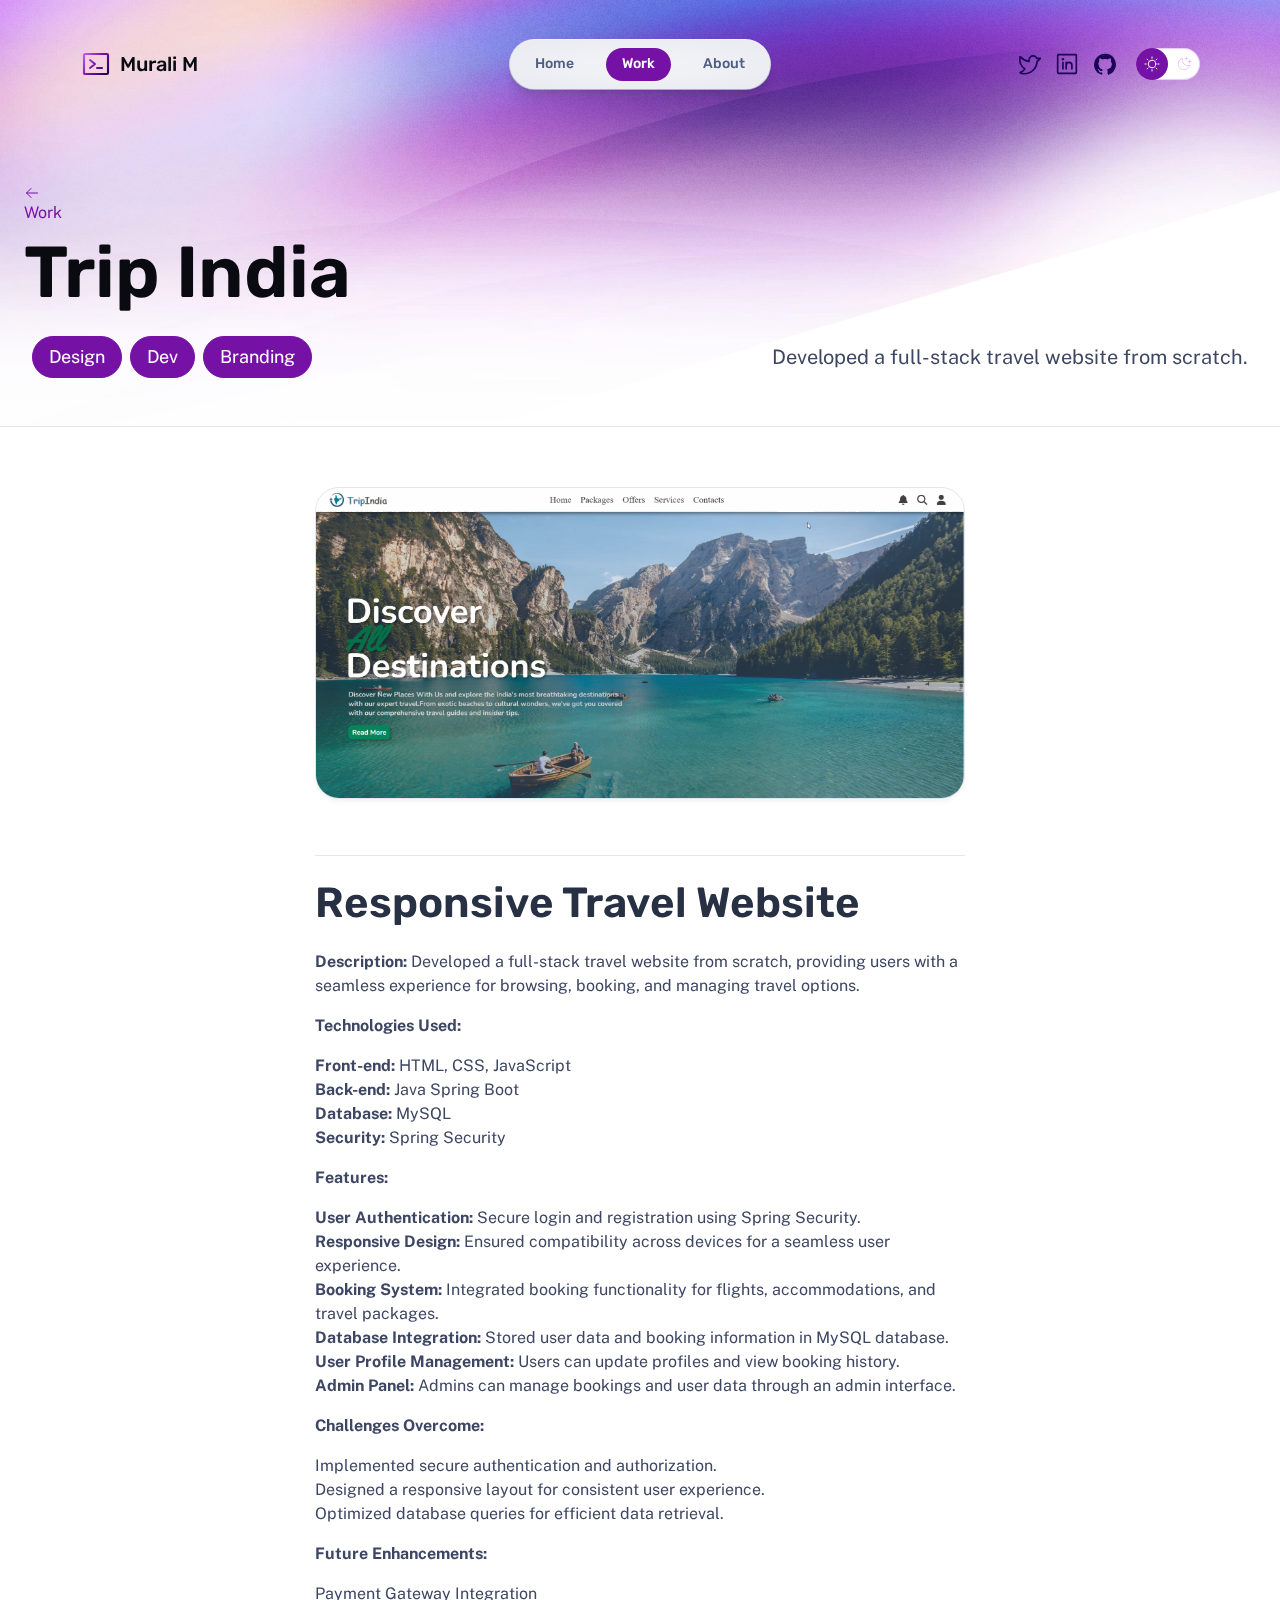
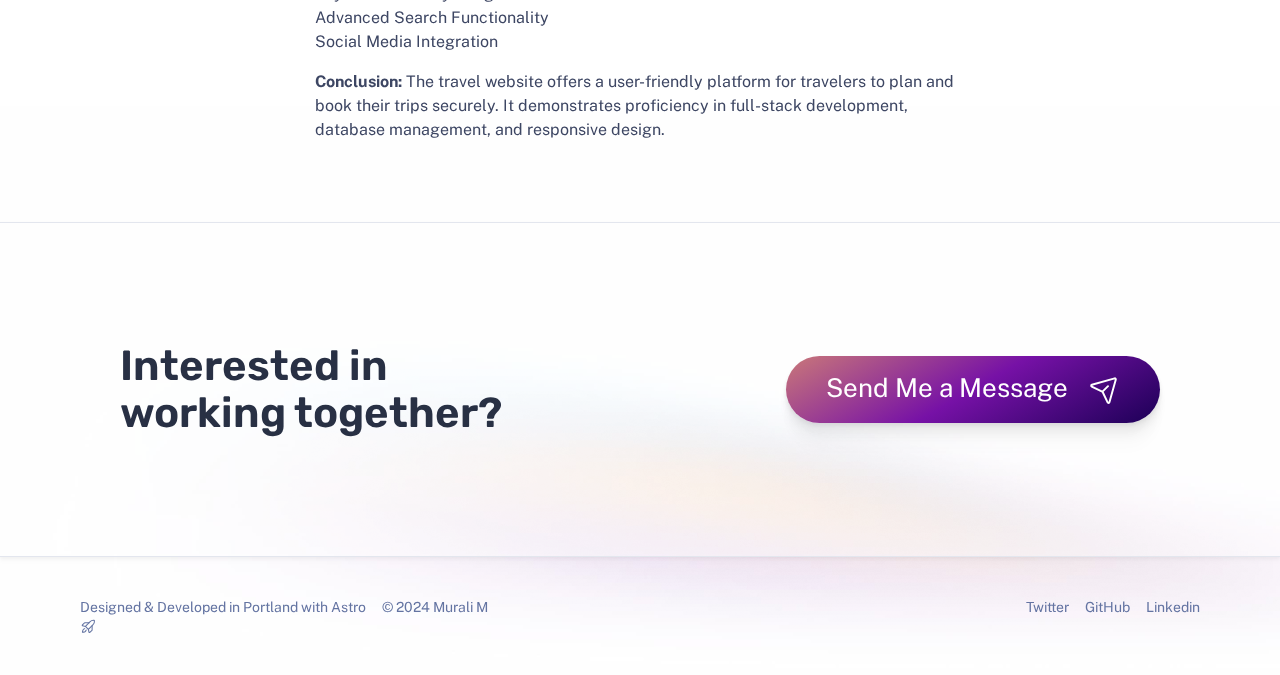
<file: work/nested/duvet-genius/index.html>
<!DOCTYPE html><html lang="en" data-astro-cid-37fxchfa> <head><meta charset="UTF-8"><meta name="description" property="og:description" content="Developed a full-stack travel website from scratch.
"><meta name="viewport" content="width=device-width"><meta name="generator" content="Astro v4.7.0"><title>Trip India</title><link rel="icon" type="image/svg+xml" href="/favicon.svg"><link rel="preconnect" href="https://fonts.googleapis.com"><link rel="preconnect" href="https://fonts.gstatic.com" crossorigin><link href="https://fonts.googleapis.com/css2?family=Public+Sans:ital,wght@0,400;0,700;1,400&family=Rubik:wght@500;600&display=swap" rel="stylesheet"><script>
	// This code is inlined in the head to make dark mode instant & blocking.
	const getThemePreference = () => {
		if (typeof localStorage !== 'undefined' && localStorage.getItem('theme')) {
			return localStorage.getItem('theme');
		}
		return window.matchMedia('(prefers-color-scheme: dark)').matches ? 'dark' : 'light';
	};
	const isDark = getThemePreference() === 'dark';
	document.documentElement.classList[isDark ? 'add' : 'remove']('theme-dark');

	if (typeof localStorage !== 'undefined') {
		// Watch the document element and persist user preference when it changes.
		const observer = new MutationObserver(() => {
			const isDark = document.documentElement.classList.contains('theme-dark');
			localStorage.setItem('theme', isDark ? 'dark' : 'light');
		});
		observer.observe(document.documentElement, { attributes: true, attributeFilter: ['class'] });
	}
</script><link rel="stylesheet" href="/_astro/about.BZ-IojzI.css">
<style>a[data-astro-cid-balv45lp]{position:relative;display:flex;place-content:center;text-align:center;padding:.56em 2em;gap:.8em;color:var(--accent-text-over);text-decoration:none;line-height:1.1;border-radius:999rem;overflow:hidden;background:var(--gradient-accent-orange);box-shadow:var(--shadow-md);white-space:nowrap}@media (min-width: 20em){a[data-astro-cid-balv45lp]{font-size:var(--text-lg)}}a[data-astro-cid-balv45lp]:after{content:"";position:absolute;inset:0;pointer-events:none;transition:background-color var(--theme-transition);mix-blend-mode:overlay}a[data-astro-cid-balv45lp]:focus:after,a[data-astro-cid-balv45lp]:hover:after{background-color:hsla(var(--gray-999-basis),.3)}@media (min-width: 50em){a[data-astro-cid-balv45lp]{padding:1.125rem 2.5rem;font-size:var(--text-xl)}}aside[data-astro-cid-rcdzuq3a]{display:flex;flex-direction:column;align-items:center;gap:3rem;border-top:1px solid var(--gray-800);border-bottom:1px solid var(--gray-800);padding:5rem 1.5rem;background-color:var(--gray-999_40);box-shadow:var(--shadow-sm)}h2[data-astro-cid-rcdzuq3a]{font-size:var(--text-xl);text-align:center;max-width:15ch}@media (min-width: 50em){aside[data-astro-cid-rcdzuq3a]{padding:7.5rem;flex-direction:row;flex-wrap:wrap;justify-content:space-between}h2[data-astro-cid-rcdzuq3a]{font-size:var(--text-3xl);text-align:left}}
svg[data-astro-cid-patnjmll]{vertical-align:middle;width:var(--size, 1em);height:var(--size, 1em)}
.pill[data-astro-cid-2qeywk4b]{display:flex;padding:.5rem 1rem;gap:.5rem;color:var(--accent-text-over);border:1px solid var(--accent-regular);background-color:var(--accent-regular);border-radius:999rem;font-size:var(--text-md);line-height:1.35;white-space:nowrap}
header[data-astro-cid-qwekciqp]{padding-bottom:2.5rem;border-bottom:1px solid var(--gray-800)}.back-link[data-astro-cid-qwekciqp]{display:none}.details[data-astro-cid-qwekciqp]{display:flex;flex-direction:column;padding:.5rem;gap:1.5rem;justify-content:space-between;align-items:center}.tags[data-astro-cid-qwekciqp]{display:flex;gap:.5rem}.description[data-astro-cid-qwekciqp]{font-size:var(--text-lg);max-width:54ch}.content[data-astro-cid-qwekciqp]{max-width:65ch;margin-inline:auto}.content[data-astro-cid-qwekciqp]>*+*{margin-top:1rem}.content[data-astro-cid-qwekciqp] h1,.content[data-astro-cid-qwekciqp] h2,.content[data-astro-cid-qwekciqp] h3,.content[data-astro-cid-qwekciqp] h4,.content[data-astro-cid-qwekciqp] h5{margin:1.5rem 0}.content[data-astro-cid-qwekciqp] img{border-radius:1.5rem;box-shadow:var(--shadow-sm);background:var(--gradient-subtle);border:1px solid var(--gray-800)}.content[data-astro-cid-qwekciqp] blockquote{font-size:var(--text-lg);font-family:var(--font-brand);font-weight:600;line-height:1.1;padding-inline-start:1.5rem;border-inline-start:.25rem solid var(--accent-dark);color:var(--gray-0)}.back-link[data-astro-cid-qwekciqp],.content[data-astro-cid-qwekciqp] a{-webkit-text-decoration:1px solid underline transparent;text-decoration:1px solid underline transparent;text-underline-offset:.25em;transition:text-decoration-color var(--theme-transition)}.back-link[data-astro-cid-qwekciqp]:hover,.back-link[data-astro-cid-qwekciqp]:focus,.content[data-astro-cid-qwekciqp] a:hover,.content[data-astro-cid-qwekciqp] a:focus{text-decoration-color:currentColor}@media (min-width: 50em){.back-link[data-astro-cid-qwekciqp]{display:block;align-self:flex-start}.details[data-astro-cid-qwekciqp]{flex-direction:row;gap:2.5rem}.content[data-astro-cid-qwekciqp] blockquote{font-size:var(--text-2xl)}}
</style><script type="module">addEventListener("load",()=>document.documentElement.classList.add("loaded"));class i extends HTMLElement{constructor(){super(),this.appendChild(this.querySelector("template").content.cloneNode(!0));const t=this.querySelector("button"),e=document.getElementById("menu-content");e.hidden=!0,e.classList.add("menu-content");const n=s=>{t.setAttribute("aria-expanded",s?"true":"false"),e.hidden=!s};t.addEventListener("click",()=>n(e.hidden));const d=s=>{n(s.matches),t.hidden=s.matches},c=window.matchMedia("(min-width: 50em)");d(c),c.addEventListener("change",d)}}customElements.define("menu-button",i);class a extends HTMLElement{constructor(){super();const t=this.querySelector("button"),e=n=>{document.documentElement.classList[n?"add":"remove"]("theme-dark"),t.setAttribute("aria-pressed",String(n))};t.addEventListener("click",()=>e(!this.isDark())),e(this.isDark())}isDark(){return document.documentElement.classList.contains("theme-dark")}}customElements.define("theme-toggle",a);
</script></head> <body data-astro-cid-37fxchfa> <div class="stack backgrounds" data-astro-cid-37fxchfa> <nav data-astro-cid-dmqpwcec> <div class="menu-header" data-astro-cid-dmqpwcec> <a href="/" class="site-title" data-astro-cid-dmqpwcec> <svg xmlns="http://www.w3.org/2000/svg" width="40" height="40" viewBox="0 0 256 256" aria-hidden="true" stroke="url(#icon-gradient-1copd4247)" fill="url(#icon-gradient-1copd4247)" style="--size:1.6em" class="astro-patnjmll" data-astro-cid-patnjmll> <g data-astro-cid-patnjmll><path fill="none" stroke-linecap="round" stroke-linejoin="round" stroke-width="16" d="m80 96 40 32-40 32m56 0h40"/><rect width="192" height="160" x="32" y="48" fill="none" stroke-linecap="round" stroke-linejoin="round" stroke-width="16.97" rx="8.5"/></g> <linearGradient id="icon-gradient-1copd4247" x1="23" x2="235" y1="43" y2="202" gradientUnits="userSpaceOnUse" data-astro-cid-patnjmll> <stop stop-color="var(--gradient-stop-1)" data-astro-cid-patnjmll></stop> <stop offset=".5" stop-color="var(--gradient-stop-2)" data-astro-cid-patnjmll></stop> <stop offset="1" stop-color="var(--gradient-stop-3)" data-astro-cid-patnjmll></stop> </linearGradient> </svg> 
Murali M
</a> <menu-button data-astro-cid-dmqpwcec> <template data-astro-cid-dmqpwcec> <button class="menu-button" aria-expanded="false" data-astro-cid-dmqpwcec> <span class="sr-only" data-astro-cid-dmqpwcec>Menu</span> <svg xmlns="http://www.w3.org/2000/svg" width="40" height="40" viewBox="0 0 256 256" aria-hidden="true" stroke="currentcolor" fill="currentcolor" class="astro-patnjmll" data-astro-cid-patnjmll> <g data-astro-cid-patnjmll><path stroke-linecap="round" stroke-linejoin="round" stroke-width="16" d="M40 128h176M40 64h176M40 192h176"/></g>  </svg>  </button> </template> </menu-button> </div> <noscript> <ul class="nav-items" data-astro-cid-dmqpwcec> <li data-astro-cid-dmqpwcec> <a class="link" href="/" data-astro-cid-dmqpwcec> Home </a> </li><li data-astro-cid-dmqpwcec> <a class="link active" href="/work/" data-astro-cid-dmqpwcec> Work </a> </li><li data-astro-cid-dmqpwcec> <a class="link" href="/about/" data-astro-cid-dmqpwcec> About </a> </li> </ul> </noscript> <noscript> <div class="menu-footer" data-astro-cid-dmqpwcec> <div class="socials" data-astro-cid-dmqpwcec> <a href="https://twitter.com/me" class="social" data-astro-cid-dmqpwcec> <span class="sr-only" data-astro-cid-dmqpwcec>Twitter</span> <svg xmlns="http://www.w3.org/2000/svg" width="40" height="40" viewBox="0 0 256 256" aria-hidden="true" stroke="currentcolor" fill="currentcolor" class="astro-patnjmll" data-astro-cid-patnjmll> <g data-astro-cid-patnjmll><path fill="none" stroke-linecap="round" stroke-linejoin="round" stroke-width="16" d="M128 88c0-22 18.5-40.3 40.5-40a40 40 0 0 1 36.2 24H240l-32.3 32.3A127.9 127.9 0 0 1 80 224c-32 0-40-12-40-12s32-12 48-36c0 0-64-32-48-120 0 0 40 40 88 48Z"/></g>  </svg>  </a><a href="https://www.linkedin.com/in/murali-m-109120271/" class="social" data-astro-cid-dmqpwcec> <span class="sr-only" data-astro-cid-dmqpwcec>Linkedin</span> <svg xmlns="http://www.w3.org/2000/svg" width="40" height="40" viewBox="0 0 256 256" aria-hidden="true" stroke="currentcolor" fill="currentcolor" class="astro-patnjmll" data-astro-cid-patnjmll> <g data-astro-cid-patnjmll><rect width="184" height="184" x="36" y="36" fill="none" stroke-linecap="round" stroke-linejoin="round" stroke-width="16" rx="8"/><path fill="none" stroke-linecap="round" stroke-linejoin="round" stroke-width="16" d="M120 112v64m-32-64v64m32-36a28 28 0 0 1 56 0v36"/><circle stroke="none" cx="88" cy="80" r="12"/></g>  </svg>  </a><a href="https://github.com/Murali-1105/My_Projects.git" class="social" data-astro-cid-dmqpwcec> <span class="sr-only" data-astro-cid-dmqpwcec>GitHub</span> <svg xmlns="http://www.w3.org/2000/svg" width="40" height="40" viewBox="0 0 256 256" aria-hidden="true" stroke="currentcolor" fill="currentcolor" class="astro-patnjmll" data-astro-cid-patnjmll> <g data-astro-cid-patnjmll><g stroke-linecap="round" stroke-linejoin="round"><path fill="none" stroke-width="14.7" d="M55.7 167.2c13.9 1 21.3 13.1 22.2 14.6 4.2 7.2 10.4 9.6 18.3 7.1l1.1-3.4a60.3 60.3 0 0 1-25.8-11.9c-12-10.1-18-25.6-18-46.3"/><path fill="none" stroke-width="16" d="M61.4 205.1a24.5 24.5 0 0 1-3-6.1c-3.2-7.9-7.1-10.6-7.8-11.1l-1-.6c-2.4-1.6-9.5-6.5-7.2-13.9 1.4-4.5 6-7.2 12.3-7.2h.8c4 .3 7.6 1.5 10.7 3.2-9.1-10.1-13.6-24.3-13.6-42.3 0-11.3 3.5-21.7 10.1-30.4A46.7 46.7 0 0 1 65 67.3a8.3 8.3 0 0 1 5-4.7c2.8-.9 13.3-2.7 33.2 9.9a105 105 0 0 1 50.5 0c19.9-12.6 30.4-10.8 33.2-9.9 2.3.7 4.1 2.4 5 4.7 5 12.7 4 23.2 2.6 29.4 6.7 8.7 10 18.9 10 30.4 0 42.6-25.8 54.7-43.6 58.7 1.4 4.1 2.2 8.8 2.2 13.7l-.1 23.4v2.3"/><path fill="none" stroke-width="16" d="M160.9 185.7c1.4 4.1 2.2 8.8 2.2 13.7l-.1 23.4v2.3A98.6 98.6 0 1 0 61.4 205c-1.4-2.1-11.3-17.5-11.8-17.8-2.4-1.6-9.5-6.5-7.2-13.9 1.4-4.5 6-7.2 12.3-7.2h.8c4 .3 7.6 1.5 10.7 3.2-9.1-10.1-13.6-24.3-13.6-42.3 0-11.3 3.5-21.7 10.1-30.4A46.4 46.4 0 0 1 65 67.3a8.3 8.3 0 0 1 5-4.7c2.8-.9 13.3-2.7 33.2 9.9a105 105 0 0 1 50.5 0c19.9-12.6 30.4-10.8 33.2-9.9 2.3.7 4.1 2.4 5 4.7 5 12.7 4 23.2 2.6 29.4 6.7 8.7 10 18.9 10 30.4.1 42.6-25.8 54.7-43.6 58.6z"/><path fill="none" stroke-width="18.7" d="m170.1 203.3 17.3-12 17.2-18.7 9.5-26.6v-27.9l-9.5-27.5" /><path fill="none" stroke-width="22.7" d="m92.1 57.3 23.3-4.6 18.7-1.4 29.3 5.4m-110 32.6-8 16-4 21.4.6 20.3 3.4 13" /><path fill="none" stroke-width="13.3" d="M28.8 133a100 100 0 0 0 66.9 94.4v-8.7c-22.4 1.8-33-11.5-35.6-19.8-3.4-8.6-7.8-11.4-8.5-11.8"/></g></g>  </svg>  </a> </div> </div> </noscript> <div id="menu-content" hidden data-astro-cid-dmqpwcec> <ul class="nav-items" data-astro-cid-dmqpwcec> <li data-astro-cid-dmqpwcec> <a class="link" href="/" data-astro-cid-dmqpwcec> Home </a> </li><li data-astro-cid-dmqpwcec> <a class="link active" href="/work/" data-astro-cid-dmqpwcec> Work </a> </li><li data-astro-cid-dmqpwcec> <a class="link" href="/about/" data-astro-cid-dmqpwcec> About </a> </li> </ul> <div class="menu-footer" data-astro-cid-dmqpwcec> <div class="socials" data-astro-cid-dmqpwcec> <a href="https://twitter.com/me" class="social" data-astro-cid-dmqpwcec> <span class="sr-only" data-astro-cid-dmqpwcec>Twitter</span> <svg xmlns="http://www.w3.org/2000/svg" width="40" height="40" viewBox="0 0 256 256" aria-hidden="true" stroke="currentcolor" fill="currentcolor" class="astro-patnjmll" data-astro-cid-patnjmll> <g data-astro-cid-patnjmll><path fill="none" stroke-linecap="round" stroke-linejoin="round" stroke-width="16" d="M128 88c0-22 18.5-40.3 40.5-40a40 40 0 0 1 36.2 24H240l-32.3 32.3A127.9 127.9 0 0 1 80 224c-32 0-40-12-40-12s32-12 48-36c0 0-64-32-48-120 0 0 40 40 88 48Z"/></g>  </svg>  </a><a href="https://www.linkedin.com/in/murali-m-109120271/" class="social" data-astro-cid-dmqpwcec> <span class="sr-only" data-astro-cid-dmqpwcec>Linkedin</span> <svg xmlns="http://www.w3.org/2000/svg" width="40" height="40" viewBox="0 0 256 256" aria-hidden="true" stroke="currentcolor" fill="currentcolor" class="astro-patnjmll" data-astro-cid-patnjmll> <g data-astro-cid-patnjmll><rect width="184" height="184" x="36" y="36" fill="none" stroke-linecap="round" stroke-linejoin="round" stroke-width="16" rx="8"/><path fill="none" stroke-linecap="round" stroke-linejoin="round" stroke-width="16" d="M120 112v64m-32-64v64m32-36a28 28 0 0 1 56 0v36"/><circle stroke="none" cx="88" cy="80" r="12"/></g>  </svg>  </a><a href="https://github.com/Murali-1105/My_Projects.git" class="social" data-astro-cid-dmqpwcec> <span class="sr-only" data-astro-cid-dmqpwcec>GitHub</span> <svg xmlns="http://www.w3.org/2000/svg" width="40" height="40" viewBox="0 0 256 256" aria-hidden="true" stroke="currentcolor" fill="currentcolor" class="astro-patnjmll" data-astro-cid-patnjmll> <g data-astro-cid-patnjmll><g stroke-linecap="round" stroke-linejoin="round"><path fill="none" stroke-width="14.7" d="M55.7 167.2c13.9 1 21.3 13.1 22.2 14.6 4.2 7.2 10.4 9.6 18.3 7.1l1.1-3.4a60.3 60.3 0 0 1-25.8-11.9c-12-10.1-18-25.6-18-46.3"/><path fill="none" stroke-width="16" d="M61.4 205.1a24.5 24.5 0 0 1-3-6.1c-3.2-7.9-7.1-10.6-7.8-11.1l-1-.6c-2.4-1.6-9.5-6.5-7.2-13.9 1.4-4.5 6-7.2 12.3-7.2h.8c4 .3 7.6 1.5 10.7 3.2-9.1-10.1-13.6-24.3-13.6-42.3 0-11.3 3.5-21.7 10.1-30.4A46.7 46.7 0 0 1 65 67.3a8.3 8.3 0 0 1 5-4.7c2.8-.9 13.3-2.7 33.2 9.9a105 105 0 0 1 50.5 0c19.9-12.6 30.4-10.8 33.2-9.9 2.3.7 4.1 2.4 5 4.7 5 12.7 4 23.2 2.6 29.4 6.7 8.7 10 18.9 10 30.4 0 42.6-25.8 54.7-43.6 58.7 1.4 4.1 2.2 8.8 2.2 13.7l-.1 23.4v2.3"/><path fill="none" stroke-width="16" d="M160.9 185.7c1.4 4.1 2.2 8.8 2.2 13.7l-.1 23.4v2.3A98.6 98.6 0 1 0 61.4 205c-1.4-2.1-11.3-17.5-11.8-17.8-2.4-1.6-9.5-6.5-7.2-13.9 1.4-4.5 6-7.2 12.3-7.2h.8c4 .3 7.6 1.5 10.7 3.2-9.1-10.1-13.6-24.3-13.6-42.3 0-11.3 3.5-21.7 10.1-30.4A46.4 46.4 0 0 1 65 67.3a8.3 8.3 0 0 1 5-4.7c2.8-.9 13.3-2.7 33.2 9.9a105 105 0 0 1 50.5 0c19.9-12.6 30.4-10.8 33.2-9.9 2.3.7 4.1 2.4 5 4.7 5 12.7 4 23.2 2.6 29.4 6.7 8.7 10 18.9 10 30.4.1 42.6-25.8 54.7-43.6 58.6z"/><path fill="none" stroke-width="18.7" d="m170.1 203.3 17.3-12 17.2-18.7 9.5-26.6v-27.9l-9.5-27.5" /><path fill="none" stroke-width="22.7" d="m92.1 57.3 23.3-4.6 18.7-1.4 29.3 5.4m-110 32.6-8 16-4 21.4.6 20.3 3.4 13" /><path fill="none" stroke-width="13.3" d="M28.8 133a100 100 0 0 0 66.9 94.4v-8.7c-22.4 1.8-33-11.5-35.6-19.8-3.4-8.6-7.8-11.4-8.5-11.8"/></g></g>  </svg>  </a> </div> <div class="theme-toggle" data-astro-cid-dmqpwcec> <theme-toggle data-astro-cid-x3pjskd3> <button data-astro-cid-x3pjskd3> <span class="sr-only" data-astro-cid-x3pjskd3>Dark theme</span> <span class="icon light" data-astro-cid-x3pjskd3><svg xmlns="http://www.w3.org/2000/svg" width="40" height="40" viewBox="0 0 256 256" aria-hidden="true" stroke="currentcolor" fill="currentcolor" class="astro-patnjmll" data-astro-cid-patnjmll> <g data-astro-cid-patnjmll><circle cx="128" cy="128" r="60" fill="none" stroke-linecap="round" stroke-linejoin="round" stroke-width="16"/><path fill="none" stroke-linecap="round" stroke-linejoin="round" stroke-width="16" d="M128 36V16M63 63 49 49m-13 79H16m47 65-14 14m79 13v20m65-47 14 14m13-79h20m-47-65 14-14"/></g>  </svg> </span> <span class="icon dark" data-astro-cid-x3pjskd3><svg xmlns="http://www.w3.org/2000/svg" width="40" height="40" viewBox="0 0 256 256" aria-hidden="true" stroke="currentcolor" fill="currentcolor" class="astro-patnjmll" data-astro-cid-patnjmll> <g data-astro-cid-patnjmll><path fill="none" stroke-linecap="round" stroke-linejoin="round" stroke-width="16" d="M216 112V64m24 24h-48m-24-64v32m16-16h-32m65 113A92 92 0 0 1 103 39h0a92 92 0 1 0 114 114Z"/></g>  </svg> </span> </button> </theme-toggle>   </div> </div> </div> </nav>    <div class="stack gap-20" data-astro-cid-qwekciqp> <div class="stack gap-15" data-astro-cid-qwekciqp> <header data-astro-cid-qwekciqp> <div class="wrapper stack gap-2" data-astro-cid-qwekciqp> <a class="back-link" href="/work/" data-astro-cid-qwekciqp><svg xmlns="http://www.w3.org/2000/svg" width="40" height="40" viewBox="0 0 256 256" aria-hidden="true" stroke="currentcolor" fill="currentcolor" class="astro-patnjmll" data-astro-cid-patnjmll> <g data-astro-cid-patnjmll><path fill="none" stroke-linecap="round" stroke-linejoin="round" stroke-width="16" d="M216 128H40m72-72-72 72 72 72"/></g>  </svg>  Work</a> <div class="hero stack gap-4 start" data-astro-cid-bbe6dxrz> <div class="stack gap-2" data-astro-cid-bbe6dxrz> <h1 class="title" data-astro-cid-bbe6dxrz>Trip India</h1>  </div>  <div class="details" data-astro-cid-qwekciqp> <div class="tags" data-astro-cid-qwekciqp> <div class="pill" data-astro-cid-2qeywk4b>Design</div> <div class="pill" data-astro-cid-2qeywk4b>Dev</div> <div class="pill" data-astro-cid-2qeywk4b>Branding</div>  </div> <p class="description" data-astro-cid-qwekciqp>Developed a full-stack travel website from scratch.
</p> </div>  </div>  </div> </header> <main class="wrapper" data-astro-cid-qwekciqp> <div class="stack gap-10 content" data-astro-cid-qwekciqp> <img src="/assets/stock-3.png" alt="" data-astro-cid-qwekciqp> <div class="content" data-astro-cid-qwekciqp> <hr>
<h3 id="responsive-travel-website">Responsive Travel Website</h3>
<p><strong>Description:</strong>
Developed a full-stack travel website from scratch, providing users with a seamless experience for browsing, booking, and managing travel options.</p>
<p><strong>Technologies Used:</strong></p>
<ul>
<li><strong>Front-end:</strong> HTML, CSS, JavaScript</li>
<li><strong>Back-end:</strong> Java Spring Boot</li>
<li><strong>Database:</strong> MySQL</li>
<li><strong>Security:</strong> Spring Security</li>
</ul>
<p><strong>Features:</strong></p>
<ul>
<li><strong>User Authentication:</strong> Secure login and registration using Spring Security.</li>
<li><strong>Responsive Design:</strong> Ensured compatibility across devices for a seamless user experience.</li>
<li><strong>Booking System:</strong> Integrated booking functionality for flights, accommodations, and travel packages.</li>
<li><strong>Database Integration:</strong> Stored user data and booking information in MySQL database.</li>
<li><strong>User Profile Management:</strong> Users can update profiles and view booking history.</li>
<li><strong>Admin Panel:</strong> Admins can manage bookings and user data through an admin interface.</li>
</ul>
<p><strong>Challenges Overcome:</strong></p>
<ul>
<li>Implemented secure authentication and authorization.</li>
<li>Designed a responsive layout for consistent user experience.</li>
<li>Optimized database queries for efficient data retrieval.</li>
</ul>
<p><strong>Future Enhancements:</strong></p>
<ul>
<li>Payment Gateway Integration</li>
<li>Advanced Search Functionality</li>
<li>Social Media Integration</li>
</ul>
<p><strong>Conclusion:</strong>
The travel website offers a user-friendly platform for travelers to plan and book their trips securely. It demonstrates proficiency in full-stack development, database management, and responsive design.</p> </div> </div> </main> </div> <aside data-astro-cid-rcdzuq3a> <h2 data-astro-cid-rcdzuq3a>Interested in working together?</h2> <a href="mailto:mmurali8584@gmail.com" data-astro-cid-balv45lp>
Send Me a Message
<svg xmlns="http://www.w3.org/2000/svg" width="40" height="40" viewBox="0 0 256 256" aria-hidden="true" stroke="currentcolor" fill="currentcolor" style="--size:1.2em" class="astro-patnjmll" data-astro-cid-patnjmll> <g data-astro-cid-patnjmll><path fill="none" stroke-linecap="round" stroke-linejoin="round" stroke-width="16" d="M210.3 35.9 23.9 88.4a8 8 0 0 0-1.2 15l85.6 40.5a7.8 7.8 0 0 1 3.8 3.8l40.5 85.6a8 8 0 0 0 15-1.2l52.5-186.4a7.9 7.9 0 0 0-9.8-9.8Zm-99.4 109.2 45.2-45.2"/></g>  </svg>  </a>  </aside>  </div>  <footer data-astro-cid-sz7xmlte> <div class="group" data-astro-cid-sz7xmlte> <p data-astro-cid-sz7xmlte>
Designed & Developed in Portland with Astro
<svg xmlns="http://www.w3.org/2000/svg" width="40" height="40" viewBox="0 0 256 256" aria-hidden="true" stroke="currentcolor" fill="currentcolor" style="--size:1.2em" class="astro-patnjmll" data-astro-cid-patnjmll> <g data-astro-cid-patnjmll><path fill="none" stroke-linecap="round" stroke-linejoin="round" stroke-width="16" d="M94.1 184.6c-11.4 33.9-56.6 33.9-56.6 33.9s0-45.2 33.9-56.6m124.5-56.5L128 173.3 82.7 128l67.9-67.9C176.3 34.4 202 34.7 213 36.3a7.8 7.8 0 0 1 6.7 6.7c1.6 11 1.9 36.7-23.8 62.4Z"/><path fill="none" stroke-linecap="round" stroke-linejoin="round" stroke-width="16" d="M184.6 116.7v64.6a8 8 0 0 1-2.4 5.6l-32.3 32.4a8 8 0 0 1-13.5-4.1l-8.4-41.9m11.3-101.9H74.7a8 8 0 0 0-5.6 2.4l-32.4 32.3a8 8 0 0 0 4.1 13.5l41.9 8.4"/></g>  </svg>  </p> <p data-astro-cid-sz7xmlte>&copy; 2024 Murali M</p> </div> <p class="socials" data-astro-cid-sz7xmlte> <a href="https:/" data-astro-cid-sz7xmlte> Twitter</a> <a href="https://github.com/Murali-1105/My_Projects.git" data-astro-cid-sz7xmlte> GitHub</a> <a href="https://www.linkedin.com/in/murali-m-109120271/" data-astro-cid-sz7xmlte> Linkedin</a> </p> </footer>  </div>   </body> </html>
</file>
<file: _astro/about.BZ-IojzI.css>
*,:before,:after{box-sizing:border-box;border-width:0;border-style:solid;border-color:#e5e7eb}:before,:after{--tw-content: ""}html,:host{line-height:1.5;-webkit-text-size-adjust:100%;-moz-tab-size:4;-o-tab-size:4;tab-size:4;font-family:ui-sans-serif,system-ui,sans-serif,"Apple Color Emoji","Segoe UI Emoji",Segoe UI Symbol,"Noto Color Emoji";font-feature-settings:normal;font-variation-settings:normal;-webkit-tap-highlight-color:transparent}body{margin:0;line-height:inherit}hr{height:0;color:inherit;border-top-width:1px}abbr:where([title]){-webkit-text-decoration:underline dotted;text-decoration:underline dotted}h1,h2,h3,h4,h5,h6{font-size:inherit;font-weight:inherit}a{color:inherit;text-decoration:inherit}b,strong{font-weight:bolder}code,kbd,samp,pre{font-family:ui-monospace,SFMono-Regular,Menlo,Monaco,Consolas,Liberation Mono,Courier New,monospace;font-feature-settings:normal;font-variation-settings:normal;font-size:1em}small{font-size:80%}sub,sup{font-size:75%;line-height:0;position:relative;vertical-align:baseline}sub{bottom:-.25em}sup{top:-.5em}table{text-indent:0;border-color:inherit;border-collapse:collapse}button,input,optgroup,select,textarea{font-family:inherit;font-feature-settings:inherit;font-variation-settings:inherit;font-size:100%;font-weight:inherit;line-height:inherit;letter-spacing:inherit;color:inherit;margin:0;padding:0}button,select{text-transform:none}button,input:where([type=button]),input:where([type=reset]),input:where([type=submit]){-webkit-appearance:button;background-color:transparent;background-image:none}:-moz-focusring{outline:auto}:-moz-ui-invalid{box-shadow:none}progress{vertical-align:baseline}::-webkit-inner-spin-button,::-webkit-outer-spin-button{height:auto}[type=search]{-webkit-appearance:textfield;outline-offset:-2px}::-webkit-search-decoration{-webkit-appearance:none}::-webkit-file-upload-button{-webkit-appearance:button;font:inherit}summary{display:list-item}blockquote,dl,dd,h1,h2,h3,h4,h5,h6,hr,figure,p,pre{margin:0}fieldset{margin:0;padding:0}legend{padding:0}ol,ul,menu{list-style:none;margin:0;padding:0}dialog{padding:0}textarea{resize:vertical}input::-moz-placeholder,textarea::-moz-placeholder{opacity:1;color:#9ca3af}input::placeholder,textarea::placeholder{opacity:1;color:#9ca3af}button,[role=button]{cursor:pointer}:disabled{cursor:default}img,svg,video,canvas,audio,iframe,embed,object{display:block;vertical-align:middle}img,video{max-width:100%;height:auto}[hidden]{display:none}*,:before,:after{--tw-border-spacing-x: 0;--tw-border-spacing-y: 0;--tw-translate-x: 0;--tw-translate-y: 0;--tw-rotate: 0;--tw-skew-x: 0;--tw-skew-y: 0;--tw-scale-x: 1;--tw-scale-y: 1;--tw-pan-x: ;--tw-pan-y: ;--tw-pinch-zoom: ;--tw-scroll-snap-strictness: proximity;--tw-gradient-from-position: ;--tw-gradient-via-position: ;--tw-gradient-to-position: ;--tw-ordinal: ;--tw-slashed-zero: ;--tw-numeric-figure: ;--tw-numeric-spacing: ;--tw-numeric-fraction: ;--tw-ring-inset: ;--tw-ring-offset-width: 0px;--tw-ring-offset-color: #fff;--tw-ring-color: rgb(59 130 246 / .5);--tw-ring-offset-shadow: 0 0 #0000;--tw-ring-shadow: 0 0 #0000;--tw-shadow: 0 0 #0000;--tw-shadow-colored: 0 0 #0000;--tw-blur: ;--tw-brightness: ;--tw-contrast: ;--tw-grayscale: ;--tw-hue-rotate: ;--tw-invert: ;--tw-saturate: ;--tw-sepia: ;--tw-drop-shadow: ;--tw-backdrop-blur: ;--tw-backdrop-brightness: ;--tw-backdrop-contrast: ;--tw-backdrop-grayscale: ;--tw-backdrop-hue-rotate: ;--tw-backdrop-invert: ;--tw-backdrop-opacity: ;--tw-backdrop-saturate: ;--tw-backdrop-sepia: ;--tw-contain-size: ;--tw-contain-layout: ;--tw-contain-paint: ;--tw-contain-style: }::backdrop{--tw-border-spacing-x: 0;--tw-border-spacing-y: 0;--tw-translate-x: 0;--tw-translate-y: 0;--tw-rotate: 0;--tw-skew-x: 0;--tw-skew-y: 0;--tw-scale-x: 1;--tw-scale-y: 1;--tw-pan-x: ;--tw-pan-y: ;--tw-pinch-zoom: ;--tw-scroll-snap-strictness: proximity;--tw-gradient-from-position: ;--tw-gradient-via-position: ;--tw-gradient-to-position: ;--tw-ordinal: ;--tw-slashed-zero: ;--tw-numeric-figure: ;--tw-numeric-spacing: ;--tw-numeric-fraction: ;--tw-ring-inset: ;--tw-ring-offset-width: 0px;--tw-ring-offset-color: #fff;--tw-ring-color: rgb(59 130 246 / .5);--tw-ring-offset-shadow: 0 0 #0000;--tw-ring-shadow: 0 0 #0000;--tw-shadow: 0 0 #0000;--tw-shadow-colored: 0 0 #0000;--tw-blur: ;--tw-brightness: ;--tw-contrast: ;--tw-grayscale: ;--tw-hue-rotate: ;--tw-invert: ;--tw-saturate: ;--tw-sepia: ;--tw-drop-shadow: ;--tw-backdrop-blur: ;--tw-backdrop-brightness: ;--tw-backdrop-contrast: ;--tw-backdrop-grayscale: ;--tw-backdrop-hue-rotate: ;--tw-backdrop-invert: ;--tw-backdrop-opacity: ;--tw-backdrop-saturate: ;--tw-backdrop-sepia: ;--tw-contain-size: ;--tw-contain-layout: ;--tw-contain-paint: ;--tw-contain-style: }.static{position:static}.absolute{position:absolute}.relative{position:relative}.isolate{isolation:isolate}.mb-10{margin-bottom:2.5rem}.mb-12{margin-bottom:3rem}.block{display:block}.flex{display:flex}.grid{display:grid}.contents{display:contents}.hidden{display:none}.transform{transform:translate(var(--tw-translate-x),var(--tw-translate-y)) rotate(var(--tw-rotate)) skew(var(--tw-skew-x)) skewY(var(--tw-skew-y)) scaleX(var(--tw-scale-x)) scaleY(var(--tw-scale-y))}.flex-wrap{flex-wrap:wrap}.border{border-width:1px}.underline{text-decoration-line:underline}.transition{transition-property:color,background-color,border-color,text-decoration-color,fill,stroke,opacity,box-shadow,transform,filter,-webkit-backdrop-filter;transition-property:color,background-color,border-color,text-decoration-color,fill,stroke,opacity,box-shadow,transform,filter,backdrop-filter;transition-property:color,background-color,border-color,text-decoration-color,fill,stroke,opacity,box-shadow,transform,filter,backdrop-filter,-webkit-backdrop-filter;transition-timing-function:cubic-bezier(.4,0,.2,1);transition-duration:.15s}@media (min-width: 1024px){.lg\:gap-20{gap:5rem}.lg\:gap-4{gap:1rem}.lg\:gap-48{gap:12rem}}.hero[data-astro-cid-bbe6dxrz]{font-size:var(--text-lg);text-align:center}.title[data-astro-cid-bbe6dxrz],.tagline[data-astro-cid-bbe6dxrz]{max-width:37ch;margin-inline:auto}.title[data-astro-cid-bbe6dxrz]{font-size:var(--text-3xl);color:var(--gray-0)}@media (min-width: 50em){.hero[data-astro-cid-bbe6dxrz]{font-size:var(--text-xl)}.start[data-astro-cid-bbe6dxrz]{text-align:start}.start[data-astro-cid-bbe6dxrz] .title[data-astro-cid-bbe6dxrz],.start[data-astro-cid-bbe6dxrz] .tagline[data-astro-cid-bbe6dxrz]{margin-inline:unset}.title[data-astro-cid-bbe6dxrz]{font-size:var(--text-5xl)}}:root{--gray-0: #090b11;--gray-50: #141925;--gray-100: #283044;--gray-200: #3d4663;--gray-300: #505d84;--gray-400: #6474a2;--gray-500: #8490b5;--gray-600: #a3acc8;--gray-700: #c3cadb;--gray-800: #e3e6ee;--gray-900: #f3f4f7;--gray-999-basis: 0, 0%, 100%;--gray-999_40: hsla(var(--gray-999-basis), .4);--gray-999: #ffffff;--accent-light: #c561f6;--accent-regular: #7611a6;--accent-dark: #1c0056;--accent-overlay: hsla(280, 89%, 67%, .33);--accent-subtle-overlay: var(--accent-overlay);--accent-text-over: var(--gray-999);--link-color: var(--accent-regular);--gradient-stop-1: var(--accent-light);--gradient-stop-2: var(--accent-regular);--gradient-stop-3: var(--accent-dark);--gradient-subtle: linear-gradient(150deg, var(--gray-900) 19%, var(--gray-999) 150%);--gradient-accent: linear-gradient( 150deg, var(--gradient-stop-1), var(--gradient-stop-2), var(--gradient-stop-3) );--gradient-accent-orange: linear-gradient( 150deg, #ca7879, var(--accent-regular), var(--accent-dark) );--gradient-stroke: linear-gradient(180deg, var(--gray-900), var(--gray-700));--shadow-sm: 0px 6px 3px rgba(9, 11, 17, .01), 0px 4px 2px rgba(9, 11, 17, .01), 0px 2px 2px rgba(9, 11, 17, .02), 0px 0px 1px rgba(9, 11, 17, .03);--shadow-md: 0px 28px 11px rgba(9, 11, 17, .01), 0px 16px 10px rgba(9, 11, 17, .03), 0px 7px 7px rgba(9, 11, 17, .05), 0px 2px 4px rgba(9, 11, 17, .06);--shadow-lg: 0px 62px 25px rgba(9, 11, 17, .01), 0px 35px 21px rgba(9, 11, 17, .05), 0px 16px 16px rgba(9, 11, 17, .1), 0px 4px 9px rgba(9, 11, 17, .12);--text-sm: .875rem;--text-base: 1rem;--text-md: 1.125rem;--text-lg: 1.25rem;--text-xl: 1.625rem;--text-2xl: 2.125rem;--text-3xl: 2.625rem;--text-4xl: 3.5rem;--text-5xl: 4.5rem;--font-system: system-ui, -apple-system, BlinkMacSystemFont, "Segoe UI", Roboto, Oxygen, Ubuntu, Cantarell, "Open Sans", "Helvetica Neue", sans-serif;--font-body: "Public Sans", var(--font-system);--font-brand: Rubik, var(--font-system);--theme-transition: .2s ease-in-out}:root.theme-dark{--gray-0: #ffffff;--gray-50: #f3f4f7;--gray-100: #e3e6ee;--gray-200: #c3cadb;--gray-300: #a3acc8;--gray-400: #8490b5;--gray-500: #6474a2;--gray-600: #505d84;--gray-700: #3d4663;--gray-800: #283044;--gray-900: #141925;--gray-999-basis: 225, 31%, 5%;--gray-999: #090b11;--accent-light: #1c0056;--accent-regular: #7611a6;--accent-dark: #c561f6;--accent-overlay: hsla(280, 89%, 67%, .33);--accent-subtle-overlay: hsla(281, 81%, 36%, .33);--accent-text-over: var(--gray-0);--link-color: var(--accent-dark);--gradient-stop-1: #4c11c6;--gradient-subtle: linear-gradient(150deg, var(--gray-900) 19%, var(--gray-999) 81%);--gradient-accent-orange: linear-gradient( 150deg, #ca7879, var(--accent-regular), var(--accent-light) );--gradient-stroke: linear-gradient(180deg, var(--gray-600), var(--gray-800));--shadow-sm: 0px 6px 3px rgba(255, 255, 255, .01), 0px 4px 2px rgba(255, 255, 255, .01), 0px 2px 2px rgba(255, 255, 255, .02), 0px 0px 1px rgba(255, 255, 255, .03);--shadow-md: 0px 28px 11px rgba(255, 255, 255, .01), 0px 16px 10px rgba(255, 255, 255, .03), 0px 7px 7px rgba(255, 255, 255, .05), 0px 2px 4px rgba(255, 255, 255, .06);--shadow-lg: 0px 62px 25px rgba(255, 255, 255, .01), 0px 35px 21px rgba(255, 255, 255, .05), 0px 16px 16px rgba(255, 255, 255, .1), 0px 4px 9px rgba(255, 255, 255, .12)}html,body{min-height:100%;overflow-x:hidden}body{background-color:var(--gray-999);color:var(--gray-200);font-family:var(--font-body);-webkit-font-smoothing:antialiased;line-height:1.5}*,*:after,*:before{box-sizing:border-box;margin:0}img{max-width:100%;height:auto}a{color:var(--link-color)}h1,h2,h3,h4,h5{line-height:1.1;font-family:var(--font-brand);font-weight:600;color:var(--gray-100)}h1{font-size:var(--text-5xl)}h2{font-size:var(--text-4xl)}h3{font-size:var(--text-3xl)}h4{font-size:var(--text-2xl)}h5{font-size:var(--text-xl)}.sr-only{position:absolute;width:1px;height:1px;padding:0;margin:-1px;overflow:hidden;clip:rect(0,0,0,0);white-space:nowrap;border-width:0}.wrapper{width:100%;max-width:83rem;margin-inline:auto;padding-inline:1.5rem}.stack{display:flex;flex-direction:column}.gap-2{gap:.5rem}.gap-4{gap:1rem}.gap-8{gap:2rem}.gap-10{gap:2.5rem}.gap-15{gap:3.75rem}.gap-20{gap:5rem}.gap-30{gap:7.5rem}.gap-48{gap:12rem}@media (min-width: 50em){.lg\:gap-2{gap:.5rem}.lg\:gap-4{gap:1rem}.lg\:gap-8{gap:2rem}.lg\:gap-10{gap:2.5rem}.lg\:gap-15{gap:3.75rem}.lg\:gap-20{gap:5rem}.lg\:gap-30{gap:7.5rem}.lg\:gap-48{gap:12rem}}button[data-astro-cid-x3pjskd3]{display:flex;border:0;border-radius:999rem;padding:0;background-color:var(--gray-999);box-shadow:inset 0 0 0 1px var(--accent-overlay);cursor:pointer}.icon[data-astro-cid-x3pjskd3]{z-index:1;position:relative;display:flex;padding:.5rem;width:2rem;height:2rem;font-size:1rem;color:var(--accent-overlay)}.icon[data-astro-cid-x3pjskd3].light:before{content:"";z-index:-1;position:absolute;inset:0;background-color:var(--accent-regular);border-radius:999rem}.theme-dark .icon[data-astro-cid-x3pjskd3].light:before{transform:translate(100%)}.theme-dark .icon[data-astro-cid-x3pjskd3].dark,html:not(.theme-dark) .icon[data-astro-cid-x3pjskd3].light,button[data-astro-cid-x3pjskd3][aria-pressed=false] .icon[data-astro-cid-x3pjskd3].light{color:var(--accent-text-over)}@media (prefers-reduced-motion: no-preference){.icon[data-astro-cid-x3pjskd3],.icon[data-astro-cid-x3pjskd3].light:before{transition:transform var(--theme-transition),color var(--theme-transition)}}@media (forced-colors: active){.icon[data-astro-cid-x3pjskd3].light:before{background-color:SelectedItem}}nav[data-astro-cid-dmqpwcec]{z-index:9999;position:relative;font-family:var(--font-brand);font-weight:500;margin-bottom:3.5rem}.menu-header[data-astro-cid-dmqpwcec]{display:flex;justify-content:space-between;gap:.5rem;padding:1.5rem}.site-title[data-astro-cid-dmqpwcec]{display:flex;gap:.5rem;align-items:center;line-height:1.1;color:var(--gray-0);text-decoration:none}.menu-button[data-astro-cid-dmqpwcec]{position:relative;display:flex;border:0;border-radius:999rem;padding:.5rem;font-size:1.5rem;color:var(--gray-300);background:radial-gradient(var(--gray-900),var(--gray-800) 150%);box-shadow:var(--shadow-md)}.menu-button[data-astro-cid-dmqpwcec][aria-expanded=true]{color:var(--gray-0);background:linear-gradient(180deg,var(--gray-600),transparent),radial-gradient(var(--gray-900),var(--gray-800) 150%)}.menu-button[data-astro-cid-dmqpwcec][hidden]{display:none}.menu-button[data-astro-cid-dmqpwcec]:before{position:absolute;inset:-1px;content:"";background:var(--gradient-stroke);border-radius:999rem;z-index:-1}.menu-content[data-astro-cid-dmqpwcec]{position:absolute;left:0;right:0}.nav-items[data-astro-cid-dmqpwcec]{margin:0;display:flex;flex-direction:column;gap:1rem;font-size:var(--text-md);line-height:1.2;list-style:none;padding:2rem;background-color:var(--gray-999);border-bottom:1px solid var(--gray-800)}.link[data-astro-cid-dmqpwcec]{display:inline-block;color:var(--gray-300);text-decoration:none}.link[data-astro-cid-dmqpwcec].active{color:var(--gray-0)}.menu-footer[data-astro-cid-dmqpwcec]{--icon-size: var(--text-xl);--icon-padding: .5rem;display:flex;justify-content:space-between;gap:.75rem;padding:1.5rem 2rem 1.5rem 1.5rem;background-color:var(--gray-999);border-radius:0 0 .75rem .75rem;box-shadow:var(--shadow-lg)}.socials[data-astro-cid-dmqpwcec]{display:flex;flex-wrap:wrap;gap:.625rem;font-size:var(--icon-size)}.social[data-astro-cid-dmqpwcec]{display:flex;padding:var(--icon-padding);text-decoration:none;color:var(--accent-dark);transition:color var(--theme-transition)}.social[data-astro-cid-dmqpwcec]:hover,.social[data-astro-cid-dmqpwcec]:focus{color:var(--accent-text-over)}.theme-toggle[data-astro-cid-dmqpwcec]{display:flex;align-items:center;height:calc(var(--icon-size) + 2 * var(--icon-padding))}@media (min-width: 50em){nav[data-astro-cid-dmqpwcec]{display:grid;grid-template-columns:1fr auto 1fr;align-items:center;padding:2.5rem 5rem;gap:1rem}.menu-header[data-astro-cid-dmqpwcec]{padding:0}.site-title[data-astro-cid-dmqpwcec]{font-size:var(--text-lg)}.menu-content[data-astro-cid-dmqpwcec]{display:contents}.nav-items[data-astro-cid-dmqpwcec]{position:relative;flex-direction:row;font-size:var(--text-sm);border-radius:999rem;border:0;padding:.5rem .5625rem;background:radial-gradient(var(--gray-900),var(--gray-800) 150%);box-shadow:var(--shadow-md)}.nav-items[data-astro-cid-dmqpwcec]:before{position:absolute;inset:-1px;content:"";background:var(--gradient-stroke);border-radius:999rem;z-index:-1}.link[data-astro-cid-dmqpwcec]{padding:.5rem 1rem;border-radius:999rem;transition:color var(--theme-transition),background-color var(--theme-transition)}.link[data-astro-cid-dmqpwcec]:hover,.link[data-astro-cid-dmqpwcec]:focus{color:var(--gray-100);background-color:var(--accent-subtle-overlay)}.link[data-astro-cid-dmqpwcec].active{color:var(--accent-text-over);background-color:var(--accent-regular)}.menu-footer[data-astro-cid-dmqpwcec]{--icon-padding: .375rem;justify-self:flex-end;align-items:center;padding:0;background-color:transparent;box-shadow:none}.socials[data-astro-cid-dmqpwcec]{display:none}}@media (min-width: 60em){.socials[data-astro-cid-dmqpwcec]{display:flex;justify-content:flex-end;gap:0}}@media (forced-colors: active){.link[data-astro-cid-dmqpwcec].active{color:SelectedItem}}footer[data-astro-cid-sz7xmlte]{display:flex;flex-direction:column;gap:3rem;margin-top:auto;padding:3rem 2rem;text-align:center;color:var(--gray-400);font-size:var(--text-sm)}footer[data-astro-cid-sz7xmlte] a[data-astro-cid-sz7xmlte]{color:var(--gray-400);-webkit-text-decoration:1px solid underline transparent;text-decoration:1px solid underline transparent;text-underline-offset:.25em;transition:text-decoration-color var(--theme-transition)}footer[data-astro-cid-sz7xmlte] a[data-astro-cid-sz7xmlte]:hover,footer[data-astro-cid-sz7xmlte] a[data-astro-cid-sz7xmlte]:focus{text-decoration-color:currentColor}.group[data-astro-cid-sz7xmlte]{display:flex;flex-direction:column;gap:.5rem}.socials[data-astro-cid-sz7xmlte]{display:flex;justify-content:center;gap:1rem;flex-wrap:wrap}@media (min-width: 50em){footer[data-astro-cid-sz7xmlte]{flex-direction:row;justify-content:space-between;padding:2.5rem 5rem}.group[data-astro-cid-sz7xmlte]{flex-direction:row;gap:1rem;flex-wrap:wrap}.socials[data-astro-cid-sz7xmlte]{justify-content:flex-end}}:root{--_placeholder-bg: linear-gradient(transparent, transparent);--bg-image-main: url(/assets/backgrounds/bg-main-light-800w.jpg);--bg-image-main-curves: url(/assets/backgrounds/bg-main-light.svg);--bg-image-subtle-1: var(--_placeholder-bg);--bg-image-subtle-2: var(--_placeholder-bg);--bg-image-footer: var(--_placeholder-bg);--bg-svg-blend-mode: overlay;--bg-blend-mode: darken;--bg-image-aspect-ratio: 2.25;--bg-scale: 1.68;--bg-aspect-ratio: calc(var(--bg-image-aspect-ratio) / var(--bg-scale));--bg-gradient-size: calc(var(--bg-scale) * 100%)}:root.theme-dark{--bg-image-main: url(/assets/backgrounds/bg-main-dark-800w.jpg);--bg-image-main-curves: url(/assets/backgrounds/bg-main-dark.svg);--bg-svg-blend-mode: darken;--bg-blend-mode: lighten}:root.loaded{--bg-image-subtle-1: url(/assets/backgrounds/bg-subtle-1-light-800w.jpg);--bg-image-subtle-2: url(/assets/backgrounds/bg-subtle-2-light-800w.jpg);--bg-image-footer: url(/assets/backgrounds/bg-footer-light-800w.jpg)}:root.loaded.theme-dark{--bg-image-subtle-1: url(/assets/backgrounds/bg-subtle-1-dark-800w.jpg);--bg-image-subtle-2: url(/assets/backgrounds/bg-subtle-2-dark-800w.jpg);--bg-image-footer: url(/assets/backgrounds/bg-footer-dark-800w.jpg)}@media (min-width: 50em){:root{--bg-scale: 1;--bg-image-main: url(/assets/backgrounds/bg-main-light-1440w.jpg)}:root.theme-dark{--bg-image-main: url(/assets/backgrounds/bg-main-dark-1440w.jpg)}:root.loaded{--bg-image-subtle-1: url(/assets/backgrounds/bg-subtle-1-light-1440w.jpg);--bg-image-subtle-2: url(/assets/backgrounds/bg-subtle-2-light-1440w.jpg);--bg-image-footer: url(/assets/backgrounds/bg-footer-light-1440w.jpg)}:root.loaded.theme-dark{--bg-image-subtle-1: url(/assets/backgrounds/bg-subtle-1-dark-1440w.jpg);--bg-image-subtle-2: url(/assets/backgrounds/bg-subtle-2-dark-1440w.jpg);--bg-image-footer: url(/assets/backgrounds/bg-footer-dark-1440w.jpg)}}.backgrounds[data-astro-cid-37fxchfa]{min-height:100%;isolation:isolate;background:url(/assets/backgrounds/noise.png) top center/220px repeat,var(--bg-image-footer) bottom center/var(--bg-gradient-size) no-repeat,var(--bg-image-main-curves) top center/var(--bg-gradient-size) no-repeat,var(--bg-image-main) top center/var(--bg-gradient-size) no-repeat,var(--gray-999);background-blend-mode:overlay,var(--bg-blend-mode),var(--bg-svg-blend-mode),normal,normal}@media (forced-colors: active){.backgrounds[data-astro-cid-37fxchfa]{background:none;background-blend-mode:none;--bg-gradient-size: none}}
</file>
